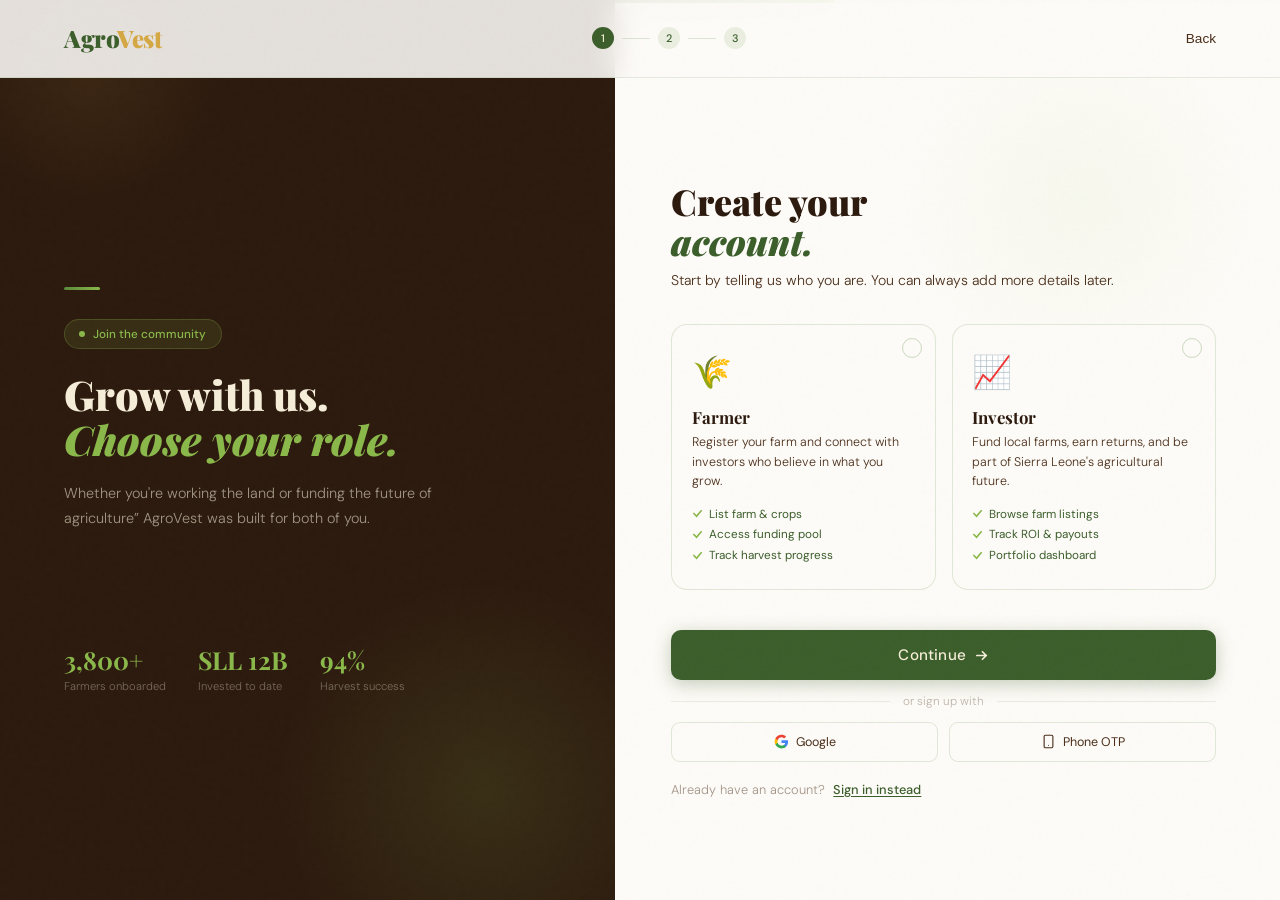
<file: Html_floder/create.html>
<!DOCTYPE html>
<html lang="en">
<head>
  <meta charset="UTF-8">
  <meta name="viewport" content="width=device-width, initial-scale=1.0">
  <title>AgroVest — Create Account</title>
  <link rel="preconnect" href="https://fonts.googleapis.com">
  <link href="https://fonts.googleapis.com/css2?family=Playfair+Display:ital,wght@0,700;0,900;1,700;1,900&family=DM+Sans:wght@300;400;500&display=swap" rel="stylesheet">
  <link rel="stylesheet" href="../css_floder/create.css">
</head>
<body>

  <!-- NAV -->
  <nav>
    <a class="logo" href="#">Agro<span>Vest</span></a>

    <div class="nav-step">
      <div class="step-dot active" id="dot-1">1</div>
      <div class="step-line"></div>
      <div class="step-dot" id="dot-2">2</div>
      <div class="step-line"></div>
      <div class="step-dot" id="dot-3">3</div>
    </div>

    <button class="nav-back" onclick="goBack()">
      <svg viewBox="0 0 16 16" fill="none" stroke="currentColor" stroke-width="1.8">
        <path d="M10 3L5 8l5 5"/>
      </svg>
      Back
    </button>
  </nav>

  <div class="page-wrap">

    <!-- â”€â”€ LEFT PANEL â”€â”€ -->
    <div class="left-panel">
      <div class="lp-accent"></div>
      <div class="lp-tag">Join the community</div>

      <h2 class="lp-heading">
        Grow with us.<br>
        <em>Choose your role.</em>
      </h2>

      <p class="lp-desc">
        Whether you're working the land or funding the future of agriculture” AgroVest was built for both of you.
      </p>

      <!-- <div class="role-previews">
        <div class="rp-card">
          <div class="rp-icon farmer">🌾</div>
          <div class="rp-text">
            <div class="rp-title">Register as a Farmer</div>
            <div class="rp-sub">List your farm, attract investors, grow your harvest</div>
          </div>
          <div class="rp-badge farmer">Farmer</div>
        </div>
        <div class="rp-card">
          <div class="rp-icon investor">📈</div>
          <div class="rp-text">
            <div class="rp-title">Register as an Investor</div>
            <div class="rp-sub">Fund farms, earn returns, support local agriculture</div>
          </div>
          <div class="rp-badge investor">Investor</div>
        </div>
      </div> -->

      <div class="lp-stats">
        <div class="lps"><div class="lps-num">3,800+</div><div class="lps-label">Farmers onboarded</div></div>
        <div class="lps"><div class="lps-num">SLL 12B</div><div class="lps-label">Invested to date</div></div>
        <div class="lps"><div class="lps-num">94%</div><div class="lps-label">Harvest success</div></div>
      </div>
    </div>

    <!--  RIGHT PANEL -->
    <div class="right-panel">
      <div class="progress-bar"><div class="progress-fill" id="progress" style="width:33%"></div></div>

      <!--  STEP 1 Choose Role  -->
      <div class="step-screen active" id="step-1">
        <div class="form-heading">Create your<br><em>account.</em></div>
        <p class="form-sub">Start by telling us who you are. You can always add more details later.</p>

        <div class="role-selector">
          <!-- FARMER -->
          <div class="role-card farmer" id="card-farmer" onclick="selectRole('farmer')">
            <div class="role-check">
              <svg viewBox="0 0 12 12" fill="none" stroke="white" stroke-width="2" stroke-linecap="round" stroke-linejoin="round">
                <polyline points="2 6 5 9 10 3"/>
              </svg>
            </div>
            <span class="role-emoji">🌾</span>
            <div class="role-name">Farmer</div>
            <div class="role-desc">Register your farm and connect with investors who believe in what you grow.</div>
            <div class="role-perks">
              <div class="role-perk">
                <svg viewBox="0 0 12 12" fill="none" stroke="currentColor" stroke-width="1.8" stroke-linecap="round"><polyline points="2 6 5 9 10 3"/></svg>
                List farm & crops
              </div>
              <div class="role-perk">
                <svg viewBox="0 0 12 12" fill="none" stroke="currentColor" stroke-width="1.8" stroke-linecap="round"><polyline points="2 6 5 9 10 3"/></svg>
                Access funding pool
              </div>
              <div class="role-perk">
                <svg viewBox="0 0 12 12" fill="none" stroke="currentColor" stroke-width="1.8" stroke-linecap="round"><polyline points="2 6 5 9 10 3"/></svg>
                Track harvest progress
              </div>
            </div>
          </div>

          <!-- INVESTOR -->
          <div class="role-card investor" id="card-investor" onclick="selectRole('investor')">
            <div class="role-check">
              <svg viewBox="0 0 12 12" fill="none" stroke="white" stroke-width="2" stroke-linecap="round" stroke-linejoin="round">
                <polyline points="2 6 5 9 10 3"/>
              </svg>
            </div>
            <span class="role-emoji">📈</span>
            <div class="role-name">Investor</div>
            <div class="role-desc">Fund local farms, earn returns, and be part of Sierra Leone's agricultural future.</div>
            <div class="role-perks">
              <div class="role-perk">
                <svg viewBox="0 0 12 12" fill="none" stroke="currentColor" stroke-width="1.8" stroke-linecap="round"><polyline points="2 6 5 9 10 3"/></svg>
                Browse farm listings
              </div>
              <div class="role-perk">
                <svg viewBox="0 0 12 12" fill="none" stroke="currentColor" stroke-width="1.8" stroke-linecap="round"><polyline points="2 6 5 9 10 3"/></svg>
                Track ROI & payouts
              </div>
              <div class="role-perk">
                <svg viewBox="0 0 12 12" fill="none" stroke="currentColor" stroke-width="1.8" stroke-linecap="round"><polyline points="2 6 5 9 10 3"/></svg>
                Portfolio dashboard
              </div>
            </div>
          </div>
        </div>

        <button class="btn-submit" id="btn-step1" onclick="goStep(2)" disabled>
          Continue
          <svg viewBox="0 0 16 16" fill="none" stroke="currentColor" stroke-width="1.8" stroke-linecap="round"><path d="M3 8h10M9 4l4 4-4 4"/></svg>
        </button>

        <div class="or-row">
          <div class="or-line"></div>
          <span class="or-text">or sign up with</span>
          <div class="or-line"></div>
        </div>

        <div class="social-row">
          <button class="social-btn">
            <svg viewBox="0 0 24 24" fill="none" xmlns="http://www.w3.org/2000/svg">
              <path d="M22.5 12.23c0-.77-.07-1.52-.2-2.23H12v4.26h5.92a5.08 5.08 0 01-2.2 3.33v2.77h3.56C21.3 18.35 22.5 15.53 22.5 12.23z" fill="#4285F4"/>
              <path d="M12 23c2.97 0 5.46-.98 7.28-2.64l-3.56-2.77c-.98.66-2.23 1.06-3.72 1.06-2.86 0-5.29-1.93-6.16-4.53H2.18v2.84C3.99 20.53 7.7 23 12 23z" fill="#34A853"/>
              <path d="M5.84 14.12A6.8 6.8 0 015.45 12c0-.73.13-1.44.39-2.12V7.04H2.18A11 11 0 001 12c0 1.77.42 3.45 1.18 4.96l3.66-2.84z" fill="#FBBC05"/>
              <path d="M12 5.38c1.62 0 3.06.56 4.21 1.64l3.15-3.15C17.45 2.09 14.97 1 12 1 7.7 1 3.99 3.47 2.18 7.04l3.66 2.84C6.71 7.31 9.14 5.38 12 5.38z" fill="#EA4335"/>
            </svg>
            Google
          </button>
          <button class="social-btn">
            <svg viewBox="0 0 24 24" fill="none" stroke="currentColor" stroke-width="1.8" stroke-linecap="round" stroke-linejoin="round">
              <rect x="5" y="2" width="14" height="20" rx="2"/>
              <line x1="12" y1="18" x2="12.01" y2="18"/>
            </svg>
            Phone OTP
          </button>
        </div>

        <div class="signin-row">
          <p>Already have an account?</p>
          <a href="log_in.html">Sign in instead</a>
        </div>
      </div>

      <!-- â”€â”€ STEP 2 â€” Personal Details â”€â”€ -->
      <div class="step-screen" id="step-2">
        <button class="btn-back" onclick="goStep(1)">
          <svg viewBox="0 0 16 16" fill="none" stroke="currentColor" stroke-width="1.8" stroke-linecap="round"><path d="M10 3L5 8l5 5"/></svg>
          Back
        </button>

        <div class="form-heading" id="step2-heading">Personal<br><em>details.</em></div>
        <p class="form-sub" id="step2-sub">Tell us a little about yourself so we can set up your profile.</p>

        <div class="fields" id="step2-fields">
          <div class="field-row">
            <div class="field-group">
              <label class="field-label">First name</label>
              <div class="field-wrap">
                <svg class="field-icon" viewBox="0 0 16 16" fill="none" stroke="currentColor" stroke-width="1.6" stroke-linecap="round"><path d="M8 8a3 3 0 100-6 3 3 0 000 6zm-5 6a5 5 0 0110 0"/></svg>
                <input type="text" id="first-name" placeholder="e.g. Amara">
              </div>
            </div>
            <div class="field-group">
              <label class="field-label">Last name</label>
              <div class="field-wrap">
                <svg class="field-icon" viewBox="0 0 16 16" fill="none" stroke="currentColor" stroke-width="1.6" stroke-linecap="round"><path d="M8 8a3 3 0 100-6 3 3 0 000 6zm-5 6a5 5 0 0110 0"/></svg>
                <input type="text" id="last-name" placeholder="e.g. Koroma">
              </div>
            </div>
          </div>

          <div class="field-group">
            <label class="field-label">Email address</label>
            <div class="field-wrap">
              <svg class="field-icon" viewBox="0 0 16 16" fill="none" stroke="currentColor" stroke-width="1.6" stroke-linecap="round"><rect x="1" y="3" width="14" height="10" rx="1.5"/><path d="M1 5l7 5 7-5"/></svg>
              <input type="email" id="email" placeholder="you@example.com">
          </div>
            </div>

          <div class="field-group">
            <label class="field-label">Phone number</label>
            <div class="field-wrap">
              <svg class="field-icon" viewBox="0 0 16 16" fill="none" stroke="currentColor" stroke-width="1.6" stroke-linecap="round"><rect x="4" y="1" width="8" height="14" rx="1.5"/><line x1="8" y1="12" x2="8.01" y2="12"/></svg>
              <input type="tel" id="phone" placeholder="+232 76 000 000">
          </div>
            </div>

          <div class="field-row">
            <div class="field-group">
              <label class="field-label">District</label>
              <div class="field-wrap select-wrap">
                <svg class="field-icon" viewBox="0 0 16 16" fill="none" stroke="currentColor" stroke-width="1.6" stroke-linecap="round"><path d="M8 1.5C5.5 1.5 3.5 3.5 3.5 6c0 3.5 4.5 8.5 4.5 8.5S12.5 9.5 12.5 6c0-2.5-2-4.5-4.5-4.5z"/><circle cx="8" cy="6" r="1.5"/></svg>
                <select>
                  <option value="" disabled selected>Select district</option>
                  <option>Western Area</option>
                  <option>Bo</option>
                  <option>Kenema</option>
                  <option>Makeni</option>
                  <option>Kailahun</option>
                  <option>Kono</option>
                  <option>Pujehun</option>
                  <option>Moyamba</option>
                  <option>Bonthe</option>
                  <option>Kambia</option>
                  <option>Koinadugu</option>
                  <option>Tonkolili</option>
                  <option>Port Loko</option>
                </select>
              </div>
            </div>
            <div class="field-group">
              <label class="field-label">Gender</label>
              <div class="field-wrap select-wrap">
                <svg class="field-icon" viewBox="0 0 16 16" fill="none" stroke="currentColor" stroke-width="1.6" stroke-linecap="round"><circle cx="8" cy="6" r="3"/><path d="M5 14s.5-4 3-4 3 4 3 4"/></svg>
                <select>
                  <option value="" disabled selected>Select</option>
                  <option>Male</option>
                  <option>Female</option>
                  <option>Prefer not to say</option>
                </select>
              </div>
            </div>
          </div>

          <!-- FARMER-ONLY fields (shown/hidden via JS) -->
          <div id="farmer-fields">
            <div class="field-group" style="margin-bottom:0.9rem">
              <label class="field-label">Farm name</label>
              <div class="field-wrap">
                <svg class="field-icon" viewBox="0 0 16 16" fill="none" stroke="currentColor" stroke-width="1.6" stroke-linecap="round"><path d="M1 14V8l7-6 7 6v6H1z"/><rect x="5" y="9" width="6" height="5"/></svg>
                <input type="text" id="farm-name" placeholder="e.g. Koroma Family Farm">
              </div>
            </div>
            <div class="field-group">
              <label class="field-label">Primary crop / livestock</label>
              <div class="field-wrap select-wrap">
                <svg class="field-icon" viewBox="0 0 16 16" fill="none" stroke="currentColor" stroke-width="1.6" stroke-linecap="round"><path d="M8 14V6M8 6C8 3 11 1 14 2M8 6C8 3 5 1 2 2"/></svg>
                <select id="crop">
                  <option value="" disabled selected>What do you grow?</option>
                  <option>Rice</option>
                  <option>Cassava</option>
                  <option>Groundnut</option>
                  <option>Cocoa</option>
                  <option>Coffee</option>
                  <option>Palm Oil</option>
                  <option>Vegetables</option>
                  <option>Livestock</option>
                  <option>Fish farming</option>
                  <option>Mixed farming</option>
                </select>
              </div>
            </div>
          </div>

          <!-- INVESTOR-ONLY fields -->
          <div id="investor-fields" style="display:none">
            <div class="field-group" style="margin-bottom:0.9rem">
              <label class="field-label">Occupation / Profession</label>
              <div class="field-wrap">
                <svg class="field-icon" viewBox="0 0 16 16" fill="none" stroke="currentColor" stroke-width="1.6" stroke-linecap="round"><rect x="1" y="5" width="14" height="9" rx="1"/><path d="M5 5V3a1 1 0 011-1h4a1 1 0 011 1v2"/></svg>
                <input type="text" id="occupation" placeholder="e.g. Business owner, Teacher">
              </div>
            </div>
            <div class="field-group">
              <label class="field-label">Investment budget range</label>
              <div class="field-wrap select-wrap">
                <svg class="field-icon" viewBox="0 0 16 16" fill="none" stroke="currentColor" stroke-width="1.6" stroke-linecap="round"><circle cx="8" cy="8" r="6.5"/><path d="M8 4v1.5m0 5V12m-2-4.5h3a1 1 0 010 2H7a1 1 0 000 2h3"/></svg>
                <select id="budget">
                  <option value="" disabled selected>Select range</option>
                  <option>SLL 500k â€“ 2M</option>
                  <option>SLL 2M â€“ 10M</option>
                  <option>SLL 10M â€“ 50M</option>
                  <option>SLL 50M+</option>
                </select>
              </div>
            </div>
          </div>
        </div>

        <button class="btn-submit" id="btn-step2" style="margin-top:1.2rem" onclick="goStep(3)">
          Continue
          <svg viewBox="0 0 16 16" fill="none" stroke="currentColor" stroke-width="1.8" stroke-linecap="round"><path d="M3 8h10M9 4l4 4-4 4"/></svg>
        </button>
      </div>

      <!-- â”€â”€ STEP 3 â€” Set Password â”€â”€ -->
      <div class="step-screen" id="step-3">
        <button class="btn-back" onclick="goStep(2)">
          <svg viewBox="0 0 16 16" fill="none" stroke="currentColor" stroke-width="1.8" stroke-linecap="round"><path d="M10 3L5 8l5 5"/></svg>
          Back
        </button>

        <div class="form-heading">Almost<br><em>there.</em></div>
        <p class="form-sub">Create a secure password to protect your account.</p>

        <div class="fields">
          <div class="field-group">
            <label class="field-label">Create password</label>
            <div class="field-wrap">
              <svg class="field-icon" viewBox="0 0 16 16" fill="none" stroke="currentColor" stroke-width="1.6" stroke-linecap="round"><rect x="2" y="7" width="12" height="7" rx="1.5"/><path d="M5 7V5a3 3 0 016 0v2"/></svg>
              <input type="password" id="pw1" placeholder="Min. 8 characters" oninput="checkStrength(this.value)">
              <button class="pw-toggle" type="button" onclick="togglePw('pw1','eye1')" aria-label="Toggle">
                <svg id="eye1" viewBox="0 0 16 16" fill="none" stroke="currentColor" stroke-width="1.6" stroke-linecap="round">
                  <path d="M1 8S3.5 3 8 3s7 5 7 5-2.5 5-7 5S1 8 1 8z"/>
                  <circle cx="8" cy="8" r="2"/>
                </svg>
              </button>
            </div>
            <div class="pw-strength">
              <div class="pw-bar-track"><div class="pw-bar-fill" id="pw-bar"></div></div>
              <div class="pw-hint" id="pw-hint">Use 8+ characters, a number, and a symbol</div>
            </div>
          </div>

          <div class="field-group">
            <label class="field-label">Confirm password</label>
            <div class="field-wrap">
              <svg class="field-icon" viewBox="0 0 16 16" fill="none" stroke="currentColor" stroke-width="1.6" stroke-linecap="round"><rect x="2" y="7" width="12" height="7" rx="1.5"/><path d="M5 7V5a3 3 0 016 0v2"/></svg>
              <input type="password" id="pw2" placeholder="Repeat password">
              <button class="pw-toggle" type="button" onclick="togglePw('pw2','eye2')" aria-label="Toggle">
                <svg id="eye2" viewBox="0 0 16 16" fill="none" stroke="currentColor" stroke-width="1.6" stroke-linecap="round">
                  <path d="M1 8S3.5 3 8 3s7 5 7 5-2.5 5-7 5S1 8 1 8z"/>
                  <circle cx="8" cy="8" r="2"/>
                </svg>
              </button>
            </div>
          </div>

          <div class="field-group">
            <label class="field-label">Referral code <span style="opacity:.4;font-weight:300">(optional)</span></label>
            <div class="field-wrap">
              <svg class="field-icon" viewBox="0 0 16 16" fill="none" stroke="currentColor" stroke-width="1.6" stroke-linecap="round"><path d="M4 8h8M10 5l3 3-3 3"/></svg>
              <input type="text" placeholder="e.g. AGRO-2024">
            </div>
            <div class="field-note">Have a friend on AgroVest? Enter their code and both get a bonus.</div>
          </div>

          <div class="terms-row">
            <input type="checkbox" id="terms" onchange="checkTerms()">
            <label class="terms-text" for="terms">
              I agree to the <a href="#">Terms of Service</a> and <a href="#">Privacy Policy</a>. I understand my farm or investment data will be handled securely and in accordance with Sierra Leone's data protection laws.
            </label>
          </div>
        </div>

        <button class="btn-submit" id="btn-step3" style="margin-top:1.2rem" onclick="goStep(4)">
          Create My Account
          <svg viewBox="0 0 16 16" fill="none" stroke="currentColor" stroke-width="1.8" stroke-linecap="round"><path d="M3 8h10M9 4l4 4-4 4"/></svg>
        </button>
      </div>

      <!-- â”€â”€ STEP 4 â€” Success â”€â”€ -->
      <div class="step-screen" id="step-4">
        <div class="success-icon">
          <svg viewBox="0 0 32 32" fill="none" stroke="currentColor" stroke-width="2.2" stroke-linecap="round" stroke-linejoin="round">
            <polyline points="6 16 13 23 26 9"/>
          </svg>
        </div>

        <div class="form-heading" id="success-heading">Welcome to<br><em>AgroVest!</em></div>
        <p class="form-sub" id="success-sub">Your account has been created. Here's what you can do next.</p>

        <div class="success-perks" id="success-perks">
          <!-- filled by JS -->
        </div>

        <button class="btn-submit" id="btn-success" type="button" onclick="goToSelectedDashboard()">
          Go to my dashboard
          <svg viewBox="0 0 16 16" fill="none" stroke="currentColor" stroke-width="1.8" stroke-linecap="round"><path d="M3 8h10M9 4l4 4-4 4"/></svg>
        </button>

      </div>

    </div><!-- end right panel -->
  </div><!-- end page-wrap -->

  <script src="../Javascript/create.js"></script>

</body>
</html>
</file>
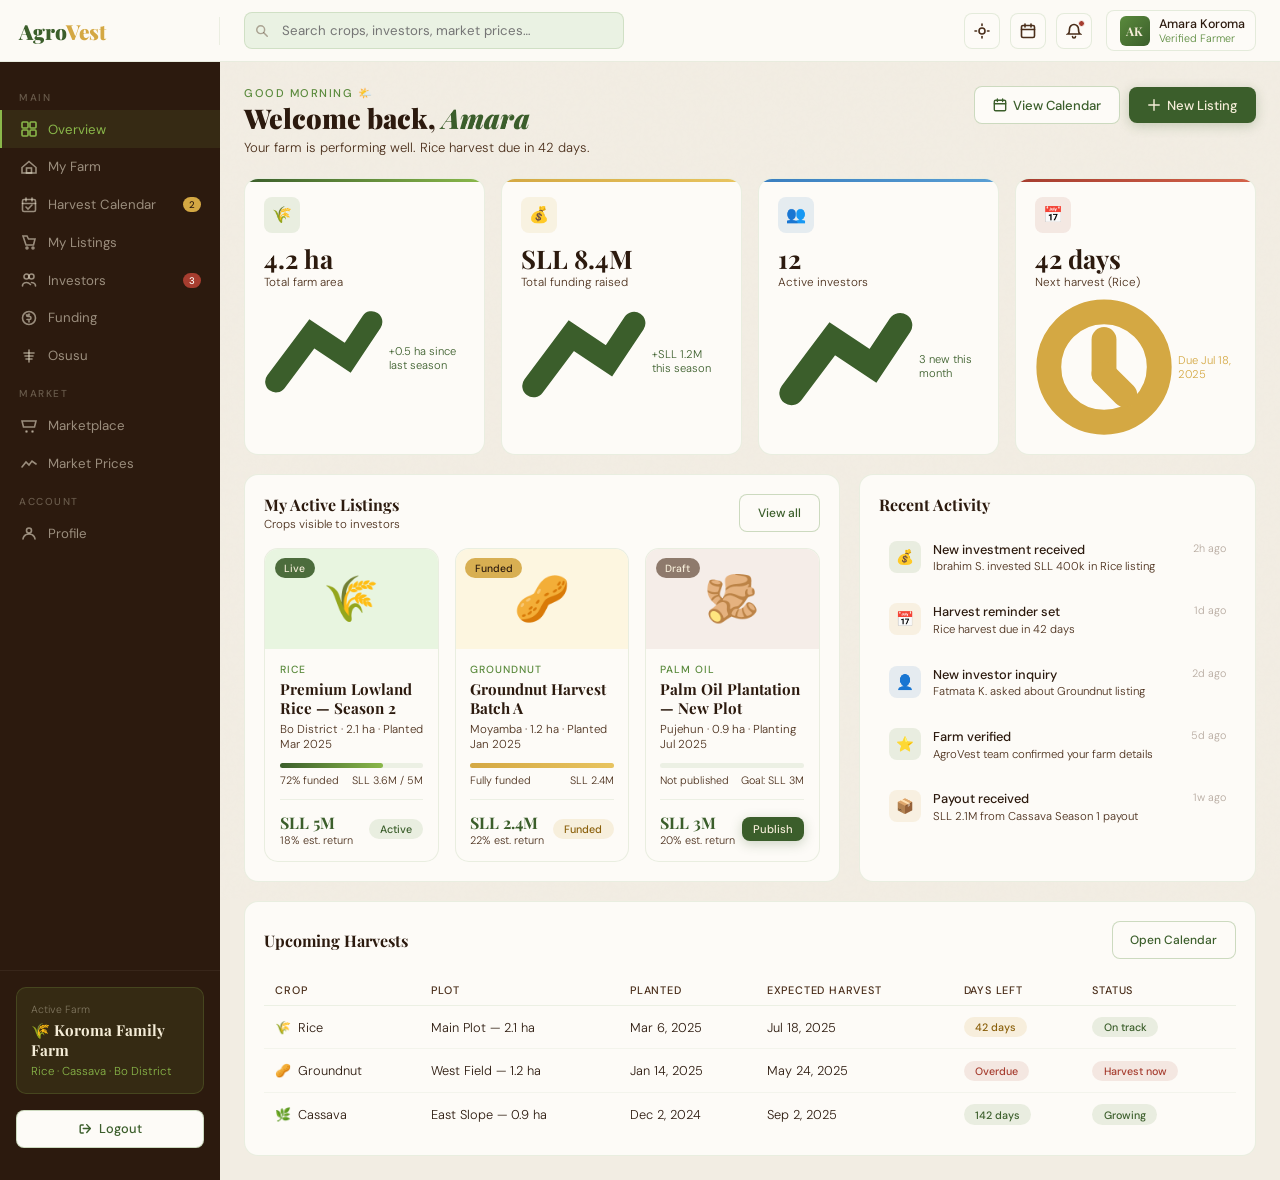
<file: Html_floder/farmer_dashboard.html>
<!DOCTYPE html>
<html lang="en">
<head>
<meta charset="UTF-8">
<meta name="viewport" content="width=device-width, initial-scale=1.0">
<title>AgroVest — Farmer Dashboard</title>
<link rel="preconnect" href="https://fonts.googleapis.com">
<link href="https://fonts.googleapis.com/css2?family=Playfair+Display:ital,wght@0,700;0,900;1,700&family=DM+Sans:wght@300;400;500&display=swap" rel="stylesheet">
<link rel="stylesheet" href="../css_floder/farmer_dashboard.css">

</head>
<body>
<div class="toast" id="toast">
  <svg viewBox="0 0 16 16" fill="none" stroke="currentColor" stroke-width="2" stroke-linecap="round"><polyline points="2 8 6 12 14 4"/></svg>
  <span id="toast-msg"></span>
</div>

<div class="layout">

  <!-- TOPBAR -->
  <header class="topbar">
    <div class="topbar-brand">
      <div class="brand-logo">Agro<span>Vest</span></div>
    </div>
    <div class="topbar-search">
      <div class="search-wrap">
        <svg viewBox="0 0 16 16" fill="none" stroke="currentColor" stroke-width="1.7" stroke-linecap="round"><circle cx="6.5" cy="6.5" r="4.5"/><line x1="10" y1="10" x2="14" y2="14"/></svg>
        <input type="text" placeholder="Search crops, investors, market prices…">
      </div>
    </div>
    <div class="topbar-actions">
      
      <div class="icon-btn" onclick="showToast('Weather: 28°C, Partly cloudy in Bo District')">
        <svg viewBox="0 0 16 16" fill="none" stroke="currentColor" stroke-width="1.6" stroke-linecap="round"><circle cx="8" cy="8" r="3"/><line x1="8" y1="1" x2="8" y2="2.5"/><line x1="8" y1="13.5" x2="8" y2="15"/><line x1="1" y1="8" x2="2.5" y2="8"/><line x1="13.5" y1="8" x2="15" y2="8"/></svg>
      </div>
      <div class="icon-btn" onclick="switchPanel('harvest-calendar')">
        <svg viewBox="0 0 16 16" fill="none" stroke="currentColor" stroke-width="1.6" stroke-linecap="round"><rect x="1.5" y="2.5" width="13" height="12" rx="1.5"/><line x1="5" y1="1" x2="5" y2="4"/><line x1="11" y1="1" x2="11" y2="4"/><line x1="1.5" y1="6.5" x2="14.5" y2="6.5"/></svg>
      </div>
      
      <div class="icon-btn">
        <div class="notif-dot"></div>
        <svg viewBox="0 0 16 16" fill="none" stroke="currentColor" stroke-width="1.6" stroke-linecap="round"><path d="M8 1.5a4.5 4.5 0 014.5 4.5c0 4 1.5 5 1.5 5H2S3.5 10 3.5 6A4.5 4.5 0 018 1.5z"/><path d="M6.5 13.5a1.5 1.5 0 003 0"/></svg>
      </div>
      <div class="topbar-user">
        <div class="user-av">AK</div>
        <div class="user-info">
          <div class="user-name">Amara Koroma</div>
          <div class="user-role">Verified Farmer</div>
        </div>
      </div>
    </div>
  </header>

  <!-- SIDEBAR -->
  <aside class="sidebar">
    <div class="sidebar-section">Main</div>
    <div class="nav-item active" id="nav-overview" onclick="switchPanel('overview')">
      <svg viewBox="0 0 16 16" fill="none" stroke="currentColor" stroke-width="1.6" stroke-linecap="round"><rect x="1" y="1" width="6" height="6" rx="1"/><rect x="9" y="1" width="6" height="6" rx="1"/><rect x="1" y="9" width="6" height="6" rx="1"/><rect x="9" y="9" width="6" height="6" rx="1"/></svg>
      Overview
    </div>
    <div class="nav-item" id="nav-my-farm" onclick="switchPanel('my-farm')">
      <svg viewBox="0 0 16 16" fill="none" stroke="currentColor" stroke-width="1.6" stroke-linecap="round"><path d="M1 14V8.5l7-6 7 6V14H1z"/><rect x="5.5" y="9" width="5" height="5"/></svg>
      My Farm
    </div>
    <div class="nav-item" id="nav-harvest-calendar" onclick="switchPanel('harvest-calendar')">
      <svg viewBox="0 0 16 16" fill="none" stroke="currentColor" stroke-width="1.6" stroke-linecap="round"><rect x="1.5" y="2.5" width="13" height="12" rx="1.5"/><line x1="5" y1="1" x2="5" y2="4"/><line x1="11" y1="1" x2="11" y2="4"/><line x1="1.5" y1="6.5" x2="14.5" y2="6.5"/><path d="M5 10l2 2 4-4"/></svg>
      Harvest Calendar
      <span class="nav-badge amber">2</span>
    </div>
    <div class="nav-item" id="nav-my-listings" onclick="switchPanel('my-listings')">
      <svg viewBox="0 0 16 16" fill="none" stroke="currentColor" stroke-width="1.6" stroke-linecap="round"><path d="M2 2h4l1.5 3H14l-1.5 6H5L2 2z"/><circle cx="6" cy="14" r="1"/><circle cx="12" cy="14" r="1"/></svg>
      My Listings
    </div>
    <div class="nav-item" id="nav-investors" onclick="switchPanel('investors')">
      <svg viewBox="0 0 16 16" fill="none" stroke="currentColor" stroke-width="1.6" stroke-linecap="round"><path d="M10.5 7a2.5 2.5 0 100-5 2.5 2.5 0 000 5z"/><path d="M14.5 14s0-3.5-4-3.5"/><path d="M5.5 7a2.5 2.5 0 100-5 2.5 2.5 0 000 5z"/><path d="M1.5 14s0-3.5 4-3.5c2 0 3 1 4 2"/></svg>
      Investors
      <span class="nav-badge">3</span>
    </div>
    <div class="nav-item" id="nav-funding" onclick="switchPanel('funding')">
      <svg viewBox="0 0 16 16" fill="none" stroke="currentColor" stroke-width="1.6" stroke-linecap="round"><circle cx="8" cy="8" r="6.5"/><path d="M8 4v1.2m0 5.6V12M6 9.5h2.5a1.5 1.5 0 000-3H7A1.5 1.5 0 015.5 5h3"/></svg>
      Funding
    </div>
    <div class="nav-item" id="nav-osusu" onclick="switchPanel('osusu')">
      <svg viewBox="0 0 16 16" fill="none" stroke="currentColor" stroke-width="1.6" stroke-linecap="round"><path d="M3 5h10"/><path d="M4 8h8"/><path d="M5 11h6"/><path d="M8 2v12"/></svg>
      Osusu
    </div>

    <div class="sidebar-section">Market</div>
    <div class="nav-item" id="nav-marketplace" onclick="switchPanel('marketplace')">
      <svg viewBox="0 0 16 16" fill="none" stroke="currentColor" stroke-width="1.6" stroke-linecap="round"><path d="M1 3h14l-1.5 6H2.5L1 3z"/><path d="M5.5 14a.5.5 0 100-1 .5.5 0 000 1z" fill="currentColor"/><path d="M11.5 14a.5.5 0 100-1 .5.5 0 000 1z" fill="currentColor"/></svg>
      Marketplace
    </div>
    <div class="nav-item" id="nav-prices" onclick="switchPanel('prices')">
      <svg viewBox="0 0 16 16" fill="none" stroke="currentColor" stroke-width="1.6" stroke-linecap="round"><polyline points="1 11 5 6 8 9 11 5 15 8"/></svg>
      Market Prices
    </div>

    <div class="sidebar-section">Account</div>
    <div class="nav-item" id="nav-profile" onclick="switchPanel('profile')">
      <svg viewBox="0 0 16 16" fill="none" stroke="currentColor" stroke-width="1.6" stroke-linecap="round"><circle cx="8" cy="5.5" r="2.5"/><path d="M2 14s.5-5 6-5 6 5 6 5"/></svg>
      Profile
    </div>

    <div class="sidebar-bottom">
      <div class="sidebar-farm-card">
        <div class="sfc-label">Active Farm</div>
        <div class="sfc-name">🌾 Koroma Family Farm</div>
        <div class="sfc-crop">Rice · Cassava · Bo District</div>
      </div>
      <button class="btn btn-outline" style="width:100%;margin-top:1rem;justify-content:center;font-size:.8rem" onclick="logout()">
        <svg viewBox="0 0 16 16" fill="none" stroke="currentColor" stroke-width="1.6" stroke-linecap="round" stroke-linejoin="round"><path d="M10 3L14 7.5 10 12"/><path d="M14 7.5H6"/><path d="M6 3.5H3.5a1 1 0 00-1 1v7a1 1 0 001 1H6"/></svg>
        Logout
      </button>
    </div>
  </aside>

  <!-- MAIN -->
  <main class="main">
    <div class="page-back" id="page-back" style="display:none;">
      <button class="btn btn-outline" onclick="switchPanel('overview')">
        <svg viewBox="0 0 16 16" fill="none" stroke="currentColor" stroke-width="1.6" stroke-linecap="round"><path d="M10 3L5 8l5 5"/></svg>
        Back to overview
      </button>
    </div>

    <!-- ═══════════ OVERVIEW ═══════════ -->
    <div class="panel active" id="panel-overview">
      <div class="page-header">
        <div class="ph-left">
          <div class="ph-eyebrow">Good morning 🌤</div>
          <div class="ph-title">Welcome back, <em>Amara</em></div>
          <div class="ph-sub">Your farm is performing well. Rice harvest due in 42 days.</div>
        </div>
        <div class="ph-actions">
          <button class="btn btn-outline" onclick="switchPanel('harvest-calendar')">
            <svg viewBox="0 0 16 16" fill="none" stroke="currentColor" stroke-width="1.6" stroke-linecap="round"><rect x="1.5" y="2.5" width="13" height="12" rx="1.5"/><line x1="5" y1="1" x2="5" y2="4"/><line x1="11" y1="1" x2="11" y2="4"/><line x1="1.5" y1="6.5" x2="14.5" y2="6.5"/></svg>
            View Calendar
          </button>
          <button class="btn btn-primary" onclick="showCreateListingForm('my-listings')">
            <svg viewBox="0 0 16 16" fill="none" stroke="currentColor" stroke-width="1.6" stroke-linecap="round"><line x1="8" y1="2" x2="8" y2="14"/><line x1="2" y1="8" x2="14" y2="8"/></svg>
            New Listing
          </button>
        </div>
      </div>

      <div class="stats-row" style="margin-bottom:1.2rem">
        <div class="stat-card green">
          <div class="stat-icon" style="background:rgba(90,138,60,0.12)">🌾</div>
          <div class="stat-val">4.2 ha</div>
          <div class="stat-label">Total farm area</div>
          <div class="stat-change up">
            <svg viewBox="0 0 10 10" fill="none" stroke="currentColor" stroke-width="1.8" stroke-linecap="round"><polyline points="1 7 4 3 7 5 9 2"/></svg>
            +0.5 ha since last season
          </div>
        </div>
        <div class="stat-card straw">
          <div class="stat-icon" style="background:rgba(212,168,67,0.12)">💰</div>
          <div class="stat-val">SLL 8.4M</div>
          <div class="stat-label">Total funding raised</div>
          <div class="stat-change up">
            <svg viewBox="0 0 10 10" fill="none" stroke="currentColor" stroke-width="1.8" stroke-linecap="round"><polyline points="1 7 4 3 7 5 9 2"/></svg>
            +SLL 1.2M this season
          </div>
        </div>
        <div class="stat-card sky">
          <div class="stat-icon" style="background:rgba(58,126,191,0.12)">👥</div>
          <div class="stat-val">12</div>
          <div class="stat-label">Active investors</div>
          <div class="stat-change up">
            <svg viewBox="0 0 10 10" fill="none" stroke="currentColor" stroke-width="1.8" stroke-linecap="round"><polyline points="1 7 4 3 7 5 9 2"/></svg>
            3 new this month
          </div>
        </div>
        <div class="stat-card rust">
          <div class="stat-icon" style="background:rgba(166,61,47,0.1)">📅</div>
          <div class="stat-val">42 days</div>
          <div class="stat-label">Next harvest (Rice)</div>
          <div class="stat-change" style="color:var(--straw)">
            <svg viewBox="0 0 10 10" fill="none" stroke="currentColor" stroke-width="1.8" stroke-linecap="round"><circle cx="5" cy="5" r="4"/><line x1="5" y1="3" x2="5" y2="5.5"/><line x1="5" y1="5.5" x2="6.5" y2="7"/></svg>
            Due Jul 18, 2025
          </div>
        </div>
      </div>

      <div class="grid-6-4" style="margin-bottom:1.2rem">
        <div class="card">
          <div class="card-header">
            <div><div class="card-title">My Active Listings</div><div class="card-sub">Crops visible to investors</div></div>
            <button class="btn btn-outline" onclick="switchPanel('my-listings')" style="font-size:.75rem">View all</button>
          </div>
          <div class="listing-grid">
            <div class="listing-card">
              <div class="lc-img" style="background:#e8f5e0"><div class="lc-badge live">Live</div>🌾</div>
              <div class="lc-body">
                <div class="lc-crop">Rice</div>
                <div class="lc-name">Premium Lowland Rice — Season 2</div>
                <div class="lc-meta">Bo District · 2.1 ha · Planted Mar 2025</div>
                <div class="lc-bar-wrap"><div class="lc-bar" style="width:72%"></div></div>
                <div class="lc-bar-labels"><span>72% funded</span><span>SLL 3.6M / 5M</span></div>
                <div class="lc-footer"><div><div class="lc-price">SLL 5M</div><div class="lc-returns">18% est. return</div></div><span class="pill green">Active</span></div>
              </div>
            </div>
            <div class="listing-card">
              <div class="lc-img" style="background:#fdf6e0"><div class="lc-badge funded">Funded</div>🥜</div>
              <div class="lc-body">
                <div class="lc-crop">Groundnut</div>
                <div class="lc-name">Groundnut Harvest Batch A</div>
                <div class="lc-meta">Moyamba · 1.2 ha · Planted Jan 2025</div>
                <div class="lc-bar-wrap"><div class="lc-bar" style="width:100%;background:linear-gradient(90deg,var(--straw),#e8c460)"></div></div>
                <div class="lc-bar-labels"><span>Fully funded</span><span>SLL 2.4M</span></div>
                <div class="lc-footer"><div><div class="lc-price">SLL 2.4M</div><div class="lc-returns">22% est. return</div></div><span class="pill amber">Funded</span></div>
              </div>
            </div>
            <div class="listing-card">
              <div class="lc-img" style="background:#f5ede8"><div class="lc-badge draft">Draft</div>🫚</div>
              <div class="lc-body">
                <div class="lc-crop">Palm Oil</div>
                <div class="lc-name">Palm Oil Plantation — New Plot</div>
                <div class="lc-meta">Pujehun · 0.9 ha · Planting Jul 2025</div>
                <div class="lc-bar-wrap"><div class="lc-bar" style="width:0%"></div></div>
                <div class="lc-bar-labels"><span>Not published</span><span>Goal: SLL 3M</span></div>
                <div class="lc-footer"><div><div class="lc-price">SLL 3M</div><div class="lc-returns">20% est. return</div></div><button class="btn btn-primary" style="font-size:.7rem;padding:.3rem .7rem" onclick="publishListing(this)">Publish</button></div>
              </div>
            </div>
          </div>
        </div>

        <div class="card">
          <div class="card-header"><div class="card-title">Recent Activity</div></div>
          <div class="activity-list">
            <div class="act-item">
              <div class="act-dot" style="background:rgba(90,138,60,0.12)">💰</div>
              <div class="act-text"><div class="act-title">New investment received</div><div class="act-sub">Ibrahim S. invested SLL 400k in Rice listing</div></div>
              <div class="act-time">2h ago</div>
            </div>
            <div class="act-item">
              <div class="act-dot" style="background:rgba(212,168,67,0.12)">📅</div>
              <div class="act-text"><div class="act-title">Harvest reminder set</div><div class="act-sub">Rice harvest due in 42 days</div></div>
              <div class="act-time">1d ago</div>
            </div>
            <div class="act-item">
              <div class="act-dot" style="background:rgba(58,126,191,0.12)">👤</div>
              <div class="act-text"><div class="act-title">New investor inquiry</div><div class="act-sub">Fatmata K. asked about Groundnut listing</div></div>
              <div class="act-time">2d ago</div>
            </div>
            <div class="act-item">
              <div class="act-dot" style="background:rgba(90,138,60,0.12)">⭐</div>
              <div class="act-text"><div class="act-title">Farm verified</div><div class="act-sub">AgroVest team confirmed your farm details</div></div>
              <div class="act-time">5d ago</div>
            </div>
            <div class="act-item">
              <div class="act-dot" style="background:rgba(212,168,67,0.12)">📦</div>
              <div class="act-text"><div class="act-title">Payout received</div><div class="act-sub">SLL 2.1M from Cassava Season 1 payout</div></div>
              <div class="act-time">1w ago</div>
            </div>
          </div>
        </div>
      </div>

      <!-- Upcoming harvests mini -->
      <div class="card">
        <div class="card-header"><div class="card-title">Upcoming Harvests</div><button class="btn btn-outline" onclick="switchPanel('harvest-calendar')" style="font-size:.75rem">Open Calendar</button></div>
        <table class="inv-table">
          <thead><tr><th>Crop</th><th>Plot</th><th>Planted</th><th>Expected Harvest</th><th>Days Left</th><th>Status</th></tr></thead>
          <tbody>
            <tr><td><span style="margin-right:.4rem">🌾</span>Rice</td><td>Main Plot — 2.1 ha</td><td>Mar 6, 2025</td><td>Jul 18, 2025</td><td><span class="pill amber">42 days</span></td><td><span class="pill green">On track</span></td></tr>
            <tr><td><span style="margin-right:.4rem">🥜</span>Groundnut</td><td>West Field — 1.2 ha</td><td>Jan 14, 2025</td><td>May 24, 2025</td><td><span class="pill rust">Overdue</span></td><td><span class="pill rust">Harvest now</span></td></tr>
            <tr><td><span style="margin-right:.4rem">🌿</span>Cassava</td><td>East Slope — 0.9 ha</td><td>Dec 2, 2024</td><td>Sep 2, 2025</td><td><span class="pill green">142 days</span></td><td><span class="pill green">Growing</span></td></tr>
          </tbody>
        </table>
      </div>
    </div>

    <!-- ═══════════ OSUSU ═══════════ -->
    <div class="panel" id="panel-osusu">
      <div class="page-header">
        <div class="ph-left">
          <div class="ph-eyebrow">Community savings</div>
          <div class="ph-title">Osusu <em>Piggy Bank</em></div>
          <div class="ph-sub">Join daily, weekly, or monthly circles and rotate payouts fairly across participating farmers.</div>
        </div>
        <div class="ph-actions">
          <button class="btn btn-primary" onclick="openOsusuJoinModal()">Join a circle</button>
        </div>
      </div>

      <div class="osusu-hero">
        <div>
          <div class="ph-eyebrow" style="margin-bottom:.4rem">Today’s pooled savings</div>
          <div class="osusu-hero-amount" id="osusu-total-pool">NLE 0</div>
          <div class="osusu-hero-sub">Every contribution grows the pot and prepares the next payout to a farmer in the queue.</div>
        </div>
        <div class="osusu-hero-stats">
          <div class="osusu-stat">
            <div class="osusu-stat-val" id="osusu-member-count">0</div>
            <div class="osusu-stat-label">Active members</div>
          </div>
          <div class="osusu-stat">
            <div class="osusu-stat-val" id="osusu-next-payout">—</div>
            <div class="osusu-stat-label">Next payout</div>
          </div>
        </div>
      </div>

      <div class="osusu-dashboard">
        <div class="osusu-dashboard-header">
          <div>
            <div class="ph-eyebrow" style="margin-bottom:.35rem">Choose circle type</div>
            <div class="osusu-dashboard-title">Piggy bank status board</div>
          </div>
          <label class="osusu-type-select">
            <span>Osusu type</span>
            <select id="osusu-type-select">
              <option value="daily">Daily</option>
              <option value="weekly">Weekly</option>
              <option value="monthly">Monthly</option>
            </select>
          </label>
        </div>

        <div class="osusu-status-grid">
          <div class="osusu-status-card">
            <div class="osusu-status-card-head">
              <div class="osusu-status-title">Deposited</div>
              <span class="osusu-pill green" id="deposited-count">0</span>
            </div>
            <div id="deposited-list" class="osusu-member-list"></div>
          </div>

          <div class="osusu-status-card">
            <div class="osusu-status-card-head">
              <div class="osusu-status-title">Yet to deposit</div>
              <span class="osusu-pill amber" id="pending-count">0</span>
            </div>
            <div id="pending-list" class="osusu-member-list"></div>
          </div>

          <div class="osusu-status-card">
            <div class="osusu-status-card-head">
              <div class="osusu-status-title">Paid</div>
              <span class="osusu-pill rust" id="paid-count">0</span>
            </div>
            <div id="paid-list" class="osusu-member-list"></div>
          </div>
        </div>
      </div>

      <div class="osusu-join-panel">
        <div class="osusu-join-head">
          <div>
            <div class="card-title">Join or manage your circle</div>
            <div class="card-sub">Choose the circle type, make a deposit, or request a withdrawal.</div>
          </div>
          <button class="btn btn-primary" onclick="openOsusuJoinModal()">Join circle</button>
        </div>
        <div class="osusu-join-status" id="osusu-join-status">No circle joined yet.</div>
        <div class="osusu-actions-row">
          <label class="osusu-inline-field">
            <span>Fixed contribution</span>
            <input id="osusu-amount-input" type="text" value="NLE 40" readonly />
          </label>
          <button class="btn btn-primary" id="osusu-deposit-btn" onclick="handleOsusuDeposit()">Deposit</button>
          <button class="btn btn-outline" id="osusu-withdraw-btn" onclick="handleOsusuWithdrawal()">Withdrawal</button>
        </div>
      </div>

      <div class="card" style="margin-top:1rem">
        <div class="card-header"><div class="card-title">How Osusu works</div></div>
        <div class="osusu-list">
          <div class="osusu-list-item"><strong>Daily:</strong> contribute NLE 40 every day and rotate payouts at the end of the day.</div>
          <div class="osusu-list-item"><strong>Weekly:</strong> contribute NLE 100 every week and rotate payouts at the end of the week.</div>
          <div class="osusu-list-item"><strong>Monthly:</strong> contribute NLE 500 every month and rotate payouts at the end of the month.</div>
          <div class="osusu-list-item"><strong>Flexible:</strong> a farmer can join all three circles at once and contribute to each plan separately.</div>
        </div>
      </div>
    </div>

    <div class="osusu-modal-backdrop" id="osusu-join-modal" style="display:none">
      <div class="osusu-modal">
        <div class="osusu-modal-title">Choose your Osusu circle</div>
        <div class="osusu-modal-sub">Pick the circle type you want to join and set your contribution amount.</div>
        <label class="osusu-inline-field" style="margin-top:1rem">
          <span>Circle type</span>
          <select id="join-osusu-type">
            <option value="daily">Daily</option>
            <option value="weekly">Weekly</option>
            <option value="monthly">Monthly</option>
          </select>
        </label>
        <label class="osusu-inline-field" style="margin-top:.8rem">
          <span>Contribution amount</span>
          <input id="join-osusu-amount" type="text" value="NLE 40" readonly />
        </label>
        <div class="osusu-modal-actions">
          <button class="btn btn-outline" onclick="closeOsusuJoinModal()">Cancel</button>
          <button class="btn btn-primary" onclick="joinOsusuCircle()">Join circle</button>
        </div>
      </div>
    </div>

    <!-- ═══════════ MY FARM ═══════════ -->
    <div class="panel" id="panel-my-farm">
      <div class="page-header">
        <div class="ph-left">
          <div class="ph-eyebrow">Farm Management</div>
          <div class="ph-title">My <em>Farm</em></div>
        </div>
        <div class="ph-actions">
          <button class="btn btn-outline" onclick="showToast('Farm report downloaded!')">Export Report</button>
          <button class="btn btn-primary" onclick="showToast('New crop added!')">+ Add Crop</button>
        </div>
      </div>

      <div class="farm-hero">
        <div class="fh-bg"></div>
        <div class="fh-inner">
          <div class="fh-avatar">🌾</div>
          <div class="fh-info">
            <div class="fh-crop-tag">✅ AgroVest Verified Farm</div>
            <div class="fh-name">Koroma Family Farm</div>
            <div class="fh-loc"><svg viewBox="0 0 14 14" fill="none" stroke="currentColor" stroke-width="1.6" stroke-linecap="round"><path d="M7 1.5C4.5 1.5 2.5 3.5 2.5 6c0 3.5 4.5 7.5 4.5 7.5S11.5 9.5 11.5 6c0-2.5-2-4.5-4.5-4.5z"/><circle cx="7" cy="6" r="1.5"/></svg>Bo District, Southern Province, Sierra Leone</div>
          </div>
        </div>
        <div class="fh-stats">
          <div class="fh-stat"><div class="fh-stat-val">4.2 ha</div><div class="fh-stat-label">Total area</div></div>
          <div class="fh-stat"><div class="fh-stat-val">3</div><div class="fh-stat-label">Active crops</div></div>
          <div class="fh-stat"><div class="fh-stat-val">SLL 8.4M</div><div class="fh-stat-label">Total funded</div></div>
          <div class="fh-stat"><div class="fh-stat-val">94%</div><div class="fh-stat-label">Success rate</div></div>
        </div>
      </div>

      <div class="grid-2">
        <div class="card">
          <div class="card-header"><div class="card-title">Crop Progress</div><div class="card-sub">This growing season</div></div>
          <div class="crop-progress">
            <div class="cp-item">
              <div class="cp-top"><div class="cp-emoji">🌾</div><div class="cp-info"><div class="cp-name">Lowland Rice</div><div class="cp-sub">Main Plot · 2.1 ha · Planted Mar 6</div></div><div class="cp-pct">68%</div></div>
              <div class="cp-bar-wrap"><div class="cp-bar" style="width:68%;background:linear-gradient(90deg,var(--moss),var(--sprout))"></div></div>
              <div class="cp-footer"><span>Germination → Flowering</span><span>Harvest: Jul 18</span></div>
            </div>
            <div class="cp-item">
              <div class="cp-top"><div class="cp-emoji">🥜</div><div class="cp-info"><div class="cp-name">Groundnut</div><div class="cp-sub">West Field · 1.2 ha · Planted Jan 14</div></div><div class="cp-pct">100%</div></div>
              <div class="cp-bar-wrap"><div class="cp-bar" style="width:100%;background:linear-gradient(90deg,var(--straw),#e8c460)"></div></div>
              <div class="cp-footer"><span>Ready to harvest!</span><span>⚠️ Overdue</span></div>
            </div>
            <div class="cp-item">
              <div class="cp-top"><div class="cp-emoji">🌿</div><div class="cp-info"><div class="cp-name">Cassava</div><div class="cp-sub">East Slope · 0.9 ha · Planted Dec 2</div></div><div class="cp-pct">38%</div></div>
              <div class="cp-bar-wrap"><div class="cp-bar" style="width:38%;background:linear-gradient(90deg,var(--sky),#5a9fd4)"></div></div>
              <div class="cp-footer"><span>Early growth stage</span><span>Harvest: Sep 2</span></div>
            </div>
          </div>
        </div>
        <div class="card">
          <div class="card-header"><div class="card-title">Farm Details</div><button class="btn btn-outline" onclick="showToast('Details saved!')" style="font-size:.75rem">Save</button></div>
          <div class="lf-row"><div class="lf-group"><label class="lf-label">Farm name</label><input class="lf-input" value="Koroma Family Farm"></div><div class="lf-group"><label class="lf-label">Total area (ha)</label><input class="lf-input" value="4.2" type="number"></div></div>
          <div class="lf-group"><label class="lf-label">Location</label><input class="lf-input" value="Bo District, Southern Province"></div>
          <div class="lf-row"><div class="lf-group"><label class="lf-label">Soil type</label><input class="lf-input" value="Clay loam"></div><div class="lf-group"><label class="lf-label">Water source</label><input class="lf-input" value="River + Borehole"></div></div>
          <div class="lf-group"><label class="lf-label">Farm description</label><textarea class="lf-input" rows="3" style="resize:vertical">A 4.2 hectare family farm specialising in lowland rice, groundnuts, and cassava cultivation. We use a combination of traditional and modern farming methods.</textarea></div>
        </div>
      </div>
    </div>

    <!-- ═══════════ HARVEST CALENDAR ═══════════ -->
    <div class="panel" id="panel-harvest-calendar">
      <div class="page-header">
        <div class="ph-left">
          <div class="ph-eyebrow">Smart Harvest Planner</div>
          <div class="ph-title">Harvest <em>Calendar</em></div>
          <div class="ph-sub">Set your planting date — we'll calculate and remind you when to harvest.</div>
        </div>
        <div class="ph-actions">
          <button class="btn btn-outline" onclick="toggleCalendarPanel()">Toggle side panel</button>
        </div>
      </div>

      <div class="cal-layout">
        <!-- CALENDAR -->
        <div>
          <div class="cal-card">
            <div class="cal-nav">
              <button class="cal-nav-btn" onclick="changeMonth(-1)"><svg viewBox="0 0 16 16" fill="none" stroke="currentColor" stroke-width="1.8" stroke-linecap="round"><path d="M10 3L5 8l5 5"/></svg></button>
              <div class="cal-month" id="cal-month-label">June 2025</div>
              <button class="cal-nav-btn" onclick="changeMonth(1)"><svg viewBox="0 0 16 16" fill="none" stroke="currentColor" stroke-width="1.8" stroke-linecap="round"><path d="M6 3l5 5-5 5"/></svg></button>
            </div>
            <div class="cal-grid" id="cal-grid">
              <!-- rendered by JS -->
            </div>
          </div>

          <!-- legend -->
          <div style="display:flex;gap:1.2rem;padding:.8rem 1rem;flex-wrap:wrap">
            <div style="display:flex;align-items:center;gap:.4rem;font-size:.72rem;color:var(--bark)"><div style="width:12px;height:12px;border-radius:3px;background:rgba(90,138,60,0.15);border:1.5px solid var(--moss)"></div>Planting date</div>
            <div style="display:flex;align-items:center;gap:.4rem;font-size:.72rem;color:var(--bark)"><div style="width:12px;height:12px;border-radius:3px;background:rgba(212,168,67,0.25);border:1.5px solid var(--straw)"></div>Expected harvest</div>
            <div style="display:flex;align-items:center;gap:.4rem;font-size:.72rem;color:var(--bark)"><div style="width:12px;height:12px;border-radius:3px;background:rgba(90,138,60,0.12)"></div>Today</div>
          </div>
        </div>

        <!-- REMINDER SIDEBAR -->
        <div class="reminder-panel">
          <!-- ADD REMINDER -->
          <div class="add-reminder-card">
            <div class="arc-title">🌱 Add Harvest Reminder</div>
            <div class="arc-sub">Enter your crop details and planting date</div>

            <div class="arc-field">
              <div class="arc-label">Crop type</div>
              <select class="arc-input arc-select" id="arc-crop" onchange="calcHarvest()">
                <option value="">Select crop…</option>
                <option value="rice" data-months="4.5">Rice (4–5 months)</option>
                <option value="cassava" data-months="9">Cassava (9 months)</option>
                <option value="groundnut" data-months="3.5">Groundnut (3–4 months)</option>
                <option value="maize" data-months="3">Maize (3 months)</option>
                <option value="cocoa" data-months="36">Cocoa (3 years, first harvest)</option>
                <option value="palm油" data-months="48">Palm Oil (4 years, first harvest)</option>
                <option value="sweet-potato" data-months="4">Sweet Potato (4 months)</option>
                <option value="vegetables" data-months="2">Leafy Vegetables (2 months)</option>
                <option value="yam" data-months="7">Yam (7 months)</option>
                <option value="sorghum" data-months="4">Sorghum (4 months)</option>
              </select>
            </div>

            <div class="arc-field">
              <div class="arc-label">Farm plot name</div>
              <input type="text" class="arc-input" id="arc-plot" placeholder="e.g. Main Plot, East Field">
            </div>

            <div class="arc-field">
              <div class="arc-label">Date planted (or planting date)</div>
              <input type="date" class="arc-input" id="arc-date" onchange="calcHarvest()">
            </div>

            <div class="arc-field">
              <div class="arc-label">Plot size (hectares)</div>
              <input type="number" class="arc-input" id="arc-size" placeholder="e.g. 1.5" step="0.1" min="0.1">
            </div>

            <div class="harvest-preview" id="harvest-preview">
              <div class="hp-label">ESTIMATED HARVEST DATE</div>
              <div class="hp-date" id="hp-date">—</div>
              <div class="hp-days" id="hp-days"></div>
            </div>

            <button class="arc-btn" onclick="addReminder()">Set Harvest Reminder</button>
          </div>

          <!-- REMINDERS LIST -->
          <div class="reminders-card">
            <div class="card-header"><div class="card-title">My Reminders</div><div id="rem-count" class="pill green" style="font-size:.7rem">3 active</div></div>
            <div class="activity-list" id="reminders-list">
              <!-- rendered by JS -->
            </div>
          </div>
        </div>
      </div>
    </div>

    <!-- ═══════════ MY LISTINGS ═══════════ -->
    <div class="panel" id="panel-my-listings">
      <div class="page-header">
        <div class="ph-left">
          <div class="ph-eyebrow">Marketplace</div>
          <div class="ph-title">My <em>Listings</em></div>
          <div class="ph-sub">Manage the crops you've listed for investor funding.</div>
        </div>
        <div class="ph-actions">
          <button class="btn btn-primary" onclick="showCreateListingForm('my-listings')">
            <svg viewBox="0 0 16 16" fill="none" stroke="currentColor" stroke-width="1.6" stroke-linecap="round"><line x1="8" y1="2" x2="8" y2="14"/><line x1="2" y1="8" x2="14" y2="8"/></svg>
            Create Listing
          </button>
        </div>
      </div>
      <div class="listing-form-card" id="listing-form-card">
        <div class="card-header"><div class="card-title">Add a new listing</div></div>
        <div class="grid-2" style="gap:1rem;">
          <div class="card" style="padding:1rem;box-shadow:none;border:none;">
            <div class="lf-group"><label class="lf-label">Crop type</label><select class="lf-input" id="listing-crop"><option value="">Select crop…</option><option value="rice">Rice</option><option value="groundnut">Groundnut</option><option value="cassava">Cassava</option><option value="maize">Maize</option><option value="palm油">Palm Oil</option><option value="vegetables">Vegetables</option><option value="cocoa">Cocoa</option><option value="sweet-potato">Sweet Potato</option></select></div>
            <div class="lf-group"><label class="lf-label">Listing name</label><input class="lf-input" id="listing-name" placeholder="e.g. Premium Rice Season 3"></div>
            <div class="lf-group"><label class="lf-label">Farm plot</label><input class="lf-input" id="listing-plot" placeholder="e.g. Main Plot"></div>
            <div class="lf-group"><label class="lf-label">Fundraising goal (SLL)</label><input class="lf-input" id="listing-goal" type="number" min="0" step="10000" placeholder="e.g. 5000000"></div>
          </div>
          <div class="card" style="padding:1rem;box-shadow:none;border:none;">
            <div class="lf-group"><label class="lf-label">Estimated return</label><input class="lf-input" id="listing-return" placeholder="e.g. 18%"></div>
            <div class="lf-group"><label class="lf-label">Status</label><select class="lf-input" id="listing-status"><option value="Live">Live</option><option value="Draft">Draft</option><option value="Funded">Funded</option></select></div>
            <div class="lf-group"><label class="lf-label">Published</label><div style="display:flex;gap:.75rem"><button class="btn btn-primary" onclick="createListing()" type="button">Save listing</button><button class="btn btn-outline" onclick="hideCreateListingForm()" type="button">Cancel</button></div></div>
          </div>
        </div>
      </div>
      <div class="listing-grid" id="my-listing-grid" style="grid-template-columns:repeat(3,1fr)">
        <div class="listing-card"><div class="lc-img" style="background:#e8f5e0"><div class="lc-badge live">Live</div>🌾</div><div class="lc-body"><div class="lc-crop">Rice</div><div class="lc-name">Premium Lowland Rice — Season 2</div><div class="lc-meta">Bo District · 2.1 ha · Planted Mar 2025</div><div class="lc-bar-wrap"><div class="lc-bar" style="width:72%"></div></div><div class="lc-bar-labels"><span>72% funded</span><span>SLL 3.6M / 5M</span></div><div class="lc-footer"><div><div class="lc-price">SLL 5M</div><div class="lc-returns">18% est. return</div></div><span class="pill green">Active</span></div></div></div>
        <div class="listing-card"><div class="lc-img" style="background:#fdf6e0"><div class="lc-badge funded">Funded</div>🥜</div><div class="lc-body"><div class="lc-crop">Groundnut</div><div class="lc-name">Groundnut Harvest Batch A</div><div class="lc-meta">Moyamba · 1.2 ha · Planted Jan 2025</div><div class="lc-bar-wrap"><div class="lc-bar" style="width:100%;background:linear-gradient(90deg,var(--straw),#e8c460)"></div></div><div class="lc-bar-labels"><span>Fully funded</span><span>SLL 2.4M</span></div><div class="lc-footer"><div><div class="lc-price">SLL 2.4M</div><div class="lc-returns">22% est. return</div></div><span class="pill amber">Funded</span></div></div></div>
        <div class="listing-card"><div class="lc-img" style="background:#f5ede8"><div class="lc-badge draft">Draft</div>🫚</div><div class="lc-body"><div class="lc-crop">Palm Oil</div><div class="lc-name">Palm Oil Plantation — New Plot</div><div class="lc-meta">Pujehun · 0.9 ha · Planting Jul 2025</div><div class="lc-bar-wrap"><div class="lc-bar" style="width:0%"></div></div><div class="lc-bar-labels"><span>Not published</span><span>Goal: SLL 3M</span></div><div class="lc-footer"><div><div class="lc-price">SLL 3M</div><div class="lc-returns">20% est. return</div></div><button class="btn btn-primary" style="font-size:.7rem;padding:.3rem .7rem" onclick="publishListing(this)">Publish</button></div></div></div>
        <div class="listing-card" style="border:1.5px dashed rgba(90,138,60,0.25);cursor:pointer;display:flex;align-items:center;justify-content:center;min-height:200px" onclick="showCreateListingForm()"><div style="text-align:center;color:rgba(74,46,26,0.4)"><div style="font-size:2rem;margin-bottom:.5rem">+</div><div style="font-size:.8rem;font-weight:500">Create new listing</div></div></div>
      </div>
    </div>

    <!-- ═══════════ INVESTORS ═══════════ -->
    <div class="panel" id="panel-investors">
      <div class="page-header">
        <div class="ph-left">
          <div class="ph-eyebrow">Community</div>
          <div class="ph-title">My <em>Investors</em></div>
          <div class="ph-sub">People who have funded your farm operations.</div>
        </div>
      </div>
      <div class="card">
        <table class="inv-table">
          <thead><tr><th>Investor</th><th>Crop Funded</th><th>Amount</th><th>Date</th><th>Return %</th><th>Status</th><th></th></tr></thead>
          <tbody>
            <tr><td><div style="display:flex;align-items:center;gap:.6rem"><div class="inv-av" style="background:rgba(58,126,191,0.12);color:var(--sky)">IS</div>Ibrahim Sesay</div></td><td>🌾 Rice — Season 2</td><td style="font-weight:500">SLL 1.2M</td><td>Jun 1, 2025</td><td><span class="pill green">18%</span></td><td><span class="pill sky">Active</span></td><td><button class="btn btn-outline" style="font-size:.7rem;padding:.3rem .6rem" onclick="showToast('Message sent to Ibrahim!')">Message</button></td></tr>
            <tr><td><div style="display:flex;align-items:center;gap:.6rem"><div class="inv-av" style="background:rgba(212,168,67,0.12);color:#8a5f0a">FK</div>Fatmata Kamara</div></td><td>🥜 Groundnut Batch A</td><td style="font-weight:500">SLL 800k</td><td>Mar 20, 2025</td><td><span class="pill amber">22%</span></td><td><span class="pill amber">Payout due</span></td><td><button class="btn btn-outline" style="font-size:.7rem;padding:.3rem .6rem" onclick="showToast('Message sent!')">Message</button></td></tr>
            <tr><td><div style="display:flex;align-items:center;gap:.6rem"><div class="inv-av" style="background:rgba(90,138,60,0.12);color:var(--moss)">OT</div>Omar Turay</div></td><td>🌾 Rice — Season 2</td><td style="font-weight:500">SLL 600k</td><td>May 28, 2025</td><td><span class="pill green">18%</span></td><td><span class="pill sky">Active</span></td><td><button class="btn btn-outline" style="font-size:.7rem;padding:.3rem .6rem" onclick="showToast('Message sent!')">Message</button></td></tr>
            <tr><td><div style="display:flex;align-items:center;gap:.6rem"><div class="inv-av" style="background:rgba(166,61,47,0.1);color:var(--rust)">AC</div>Adama Conteh</div></td><td>🥜 Groundnut Batch A</td><td style="font-weight:500">SLL 400k</td><td>Feb 10, 2025</td><td><span class="pill amber">22%</span></td><td><span class="pill rust">Paid out</span></td><td><button class="btn btn-outline" style="font-size:.7rem;padding:.3rem .6rem" onclick="showToast('Message sent!')">Message</button></td></tr>
          </tbody>
        </table>
      </div>
    </div>

    <!-- ═══════════ FUNDING ═══════════ -->
    <div class="panel" id="panel-funding">
      <div class="page-header">
        <div class="ph-left">
          <div class="ph-eyebrow">Finance</div>
          <div class="ph-title">Funding <em>Overview</em></div>
        </div>
        <div class="ph-actions">
          <button class="btn btn-straw" onclick="showToast('Withdrawal request submitted!')">Request Payout</button>
        </div>
      </div>
      <div class="funding-header-card">
        <div class="fhc-left">
          <div class="fhc-label">Total Raised to Date</div>
          <div class="fhc-amount">SLL 8,400,000</div>
          <div class="fhc-sub">Across 3 active crop listings</div>
        </div>
        <div class="fhc-right">
          <div class="fhc-stat"><div class="fhc-stat-val">SLL 2.1M</div><div class="fhc-stat-label">Available to withdraw</div></div>
          <div class="fhc-stat"><div class="fhc-stat-val">12</div><div class="fhc-stat-label">Active investors</div></div>
          <div class="fhc-stat"><div class="fhc-stat-val">20%</div><div class="fhc-stat-label">Avg. return offered</div></div>
        </div>
      </div>
      <div class="card">
        <div class="card-header"><div class="card-title">Transaction History</div></div>
        <table class="inv-table">
          <thead><tr><th>Date</th><th>Description</th><th>Type</th><th>Amount</th><th>Status</th></tr></thead>
          <tbody>
            <tr><td>Jun 10, 2025</td><td>Ibrahim Sesay — Rice S2 investment</td><td><span class="pill sky">Received</span></td><td style="color:var(--moss);font-weight:500">+SLL 1.2M</td><td><span class="pill green">Cleared</span></td></tr>
            <tr><td>May 28, 2025</td><td>Omar Turay — Rice S2 investment</td><td><span class="pill sky">Received</span></td><td style="color:var(--moss);font-weight:500">+SLL 600k</td><td><span class="pill green">Cleared</span></td></tr>
            <tr><td>May 10, 2025</td><td>Groundnut S1 — payout to investors</td><td><span class="pill rust">Paid out</span></td><td style="color:var(--rust);font-weight:500">-SLL 2.93M</td><td><span class="pill green">Completed</span></td></tr>
            <tr><td>Mar 20, 2025</td><td>Fatmata Kamara — Groundnut investment</td><td><span class="pill sky">Received</span></td><td style="color:var(--moss);font-weight:500">+SLL 800k</td><td><span class="pill green">Cleared</span></td></tr>
          </tbody>
        </table>
      </div>
    </div>

    <!-- ═══════════ MARKETPLACE ═══════════ -->
    <div class="panel" id="panel-marketplace">
      <div class="page-header">
        <div class="ph-left">
          <div class="ph-eyebrow">Buy & Sell</div>
          <div class="ph-title">Crop <em>Marketplace</em></div>
          <div class="ph-sub">Browse produce, seeds, and farm inputs from other farmers.</div>
        </div>
        <div class="ph-actions">
          <button class="btn btn-primary" onclick="showCreateListingForm('my-listings')">Sell My Produce</button>
        </div>
      </div>
      <div class="market-filters">
        <div class="mf-chip active">All</div>
        <div class="mf-chip" onclick="toggleChip(this)">Rice</div>
        <div class="mf-chip" onclick="toggleChip(this)">Cassava</div>
        <div class="mf-chip" onclick="toggleChip(this)">Groundnut</div>
        <div class="mf-chip" onclick="toggleChip(this)">Vegetables</div>
        <div class="mf-chip" onclick="toggleChip(this)">Seeds & Inputs</div>
        <div class="mf-chip" onclick="toggleChip(this)">Near me</div>
      </div>
      <div class="market-grid">
        <div class="market-card"><div class="mc-img" style="background:#e8f5e0">🌾</div><div class="mc-body"><div class="mc-tag">Rice</div><div class="mc-name">Premium Lowland Rice — 50kg bag</div><div class="mc-farmer"><svg viewBox="0 0 14 14" fill="none" stroke="currentColor" stroke-width="1.5" stroke-linecap="round"><circle cx="7" cy="5" r="2.5"/><path d="M2 12s.5-4.5 5-4.5 5 4.5 5 4.5"/></svg>Sesay Farm, Kenema</div><div class="mc-footer"><div><div class="mc-price">SLL 180k</div><div class="mc-unit">per 50kg bag</div></div><button class="mc-btn" onclick="showToast('Added to cart!')">Order</button></div></div></div>
        <div class="market-card"><div class="mc-img" style="background:#fdf3e0">🥜</div><div class="mc-body"><div class="mc-tag">Groundnut</div><div class="mc-name">Shelled Groundnut — 25kg sack</div><div class="mc-farmer"><svg viewBox="0 0 14 14" fill="none" stroke="currentColor" stroke-width="1.5" stroke-linecap="round"><circle cx="7" cy="5" r="2.5"/><path d="M2 12s.5-4.5 5-4.5 5 4.5 5 4.5"/></svg>Bangura Agro, Bo</div><div class="mc-footer"><div><div class="mc-price">SLL 95k</div><div class="mc-unit">per 25kg sack</div></div><button class="mc-btn" onclick="showToast('Added to cart!')">Order</button></div></div></div>
        <div class="market-card"><div class="mc-img" style="background:#f0f8e8">🌿</div><div class="mc-body"><div class="mc-tag">Cassava</div><div class="mc-name">Fresh Cassava Stems — Bundle</div><div class="mc-farmer"><svg viewBox="0 0 14 14" fill="none" stroke="currentColor" stroke-width="1.5" stroke-linecap="round"><circle cx="7" cy="5" r="2.5"/><path d="M2 12s.5-4.5 5-4.5 5 4.5 5 4.5"/></svg>Koroma Family Farm</div><div class="mc-footer"><div><div class="mc-price">SLL 25k</div><div class="mc-unit">per bundle (50 stems)</div></div><button class="mc-btn" onclick="showToast('Added to cart!')">Order</button></div></div></div>
        <div class="market-card"><div class="mc-img" style="background:#f5ede8">🌶️</div><div class="mc-body"><div class="mc-tag">Vegetables</div><div class="mc-name">Fresh Pepper — Crate</div><div class="mc-farmer"><svg viewBox="0 0 14 14" fill="none" stroke="currentColor" stroke-width="1.5" stroke-linecap="round"><circle cx="7" cy="5" r="2.5"/><path d="M2 12s.5-4.5 5-4.5 5 4.5 5 4.5"/></svg>Conteh Gardens, Freetown</div><div class="mc-footer"><div><div class="mc-price">SLL 45k</div><div class="mc-unit">per crate (20kg)</div></div><button class="mc-btn" onclick="showToast('Added to cart!')">Order</button></div></div></div>
        <div class="market-card"><div class="mc-img" style="background:#f0f4e0">🌱</div><div class="mc-body"><div class="mc-tag">Seeds & Inputs</div><div class="mc-name">Improved Rice Seed — NERICA 4</div><div class="mc-farmer"><svg viewBox="0 0 14 14" fill="none" stroke="currentColor" stroke-width="1.5" stroke-linecap="round"><circle cx="7" cy="5" r="2.5"/><path d="M2 12s.5-4.5 5-4.5 5 4.5 5 4.5"/></svg>AgroVest Inputs Store</div><div class="mc-footer"><div><div class="mc-price">SLL 60k</div><div class="mc-unit">per 5kg pack</div></div><button class="mc-btn" onclick="showToast('Added to cart!')">Order</button></div></div></div>
        <div class="market-card"><div class="mc-img" style="background:#e8eef5">🪣</div><div class="mc-body"><div class="mc-tag">Seeds & Inputs</div><div class="mc-name">Organic Fertiliser — 50kg bag</div><div class="mc-farmer"><svg viewBox="0 0 14 14" fill="none" stroke="currentColor" stroke-width="1.5" stroke-linecap="round"><circle cx="7" cy="5" r="2.5"/><path d="M2 12s.5-4.5 5-4.5 5 4.5 5 4.5"/></svg>GreenGrow Supplies</div><div class="mc-footer"><div><div class="mc-price">SLL 130k</div><div class="mc-unit">per 50kg bag</div></div><button class="mc-btn" onclick="showToast('Added to cart!')">Order</button></div></div></div>
      </div>
    </div>

    <!-- ═══════════ MARKET PRICES ═══════════ -->
    <div class="panel" id="panel-prices">
      <div class="page-header">
        <div class="ph-left">
          <div class="ph-eyebrow">Live Market Data</div>
          <div class="ph-title">Crop <em>Prices</em></div>
          <div class="ph-sub">Current market prices in Sierra Leone — updated daily.</div>
        </div>
      </div>
      <div class="card">
        <table class="inv-table">
          <thead><tr><th>Crop</th><th>Unit</th><th>Market Price</th><th>Last Week</th><th>Change</th><th>District</th></tr></thead>
          <tbody>
            <tr><td>🌾 Rice (Local)</td><td>50kg bag</td><td style="font-weight:500">SLL 180,000</td><td>SLL 172,000</td><td><span class="stat-change up" style="font-size:.75rem">▲ +4.7%</span></td><td>Bo / Kenema</td></tr>
            <tr><td>🥜 Groundnut</td><td>25kg sack</td><td style="font-weight:500">SLL 95,000</td><td>SLL 98,000</td><td><span class="stat-change down" style="font-size:.75rem">▼ -3.1%</span></td><td>Moyamba</td></tr>
            <tr><td>🌿 Cassava</td><td>100kg bag</td><td style="font-weight:500">SLL 65,000</td><td>SLL 62,000</td><td><span class="stat-change up" style="font-size:.75rem">▲ +4.8%</span></td><td>All districts</td></tr>
            <tr><td>🌽 Maize</td><td>50kg bag</td><td style="font-weight:500">SLL 120,000</td><td>SLL 120,000</td><td><span style="font-size:.75rem;color:var(--bark)">— 0%</span></td><td>Tonkolili</td></tr>
            <tr><td>🫚 Palm Oil</td><td>25L container</td><td style="font-weight:500">SLL 210,000</td><td>SLL 198,000</td><td><span class="stat-change up" style="font-size:.75rem">▲ +6.1%</span></td><td>Pujehun</td></tr>
            <tr><td>☕ Coffee</td><td>25kg bag</td><td style="font-weight:500">SLL 430,000</td><td>SLL 415,000</td><td><span class="stat-change up" style="font-size:.75rem">▲ +3.6%</span></td><td>Kailahun</td></tr>
          </tbody>
        </table>
      </div>
    </div>

    <!-- ═══════════ PROFILE ═══════════ -->
    <div class="panel" id="panel-profile">
      <div class="page-header">
        <div class="ph-left">
          <div class="ph-eyebrow">Account</div>
          <div class="ph-title">My <em>Profile</em></div>
        </div>
        <div class="ph-actions"><button class="btn btn-primary" onclick="showToast('Profile saved!')">Save Changes</button></div>
      </div>
      <div class="profile-grid">
        <div>
          <div class="profile-card" style="margin-bottom:1rem">
            <div class="profile-av">AK</div>
            <div class="profile-name">Amara Koroma</div>
            <div class="profile-role">✅ Verified Farmer</div>
            <button class="btn btn-outline" style="width:100%;justify-content:center;font-size:.78rem" onclick="showToast('Upload photo!')">Change Photo</button>
            <div class="profile-divider"></div>
            <div class="profile-stat"><span>Member since</span><strong>Jan 2024</strong></div>
            <div class="profile-stat"><span>District</span><strong>Bo</strong></div>
            <div class="profile-stat"><span>Total area</span><strong>4.2 ha</strong></div>
            <div class="profile-stat"><span>Verification</span><strong style="color:var(--moss)">Verified ✓</strong></div>
          </div>
        </div>
        <div class="card">
          <div class="card-title" style="margin-bottom:1rem">Personal Information</div>
          <div class="lf-row"><div class="lf-group"><label class="lf-label">First name</label><input class="lf-input" value="Amara"></div><div class="lf-group"><label class="lf-label">Last name</label><input class="lf-input" value="Koroma"></div></div>
          <div class="lf-group"><label class="lf-label">Email</label><input class="lf-input" type="email" value="amara.koroma@example.com"></div>
          <div class="lf-row"><div class="lf-group"><label class="lf-label">Phone</label><input class="lf-input" value="+232 76 000 000"></div><div class="lf-group"><label class="lf-label">District</label><input class="lf-input" value="Bo District"></div></div>
          <div class="lf-group"><label class="lf-label">Bio</label><textarea class="lf-input" rows="3" style="resize:vertical">Smallholder farmer with 8 years of experience growing rice and groundnuts in Bo District. Passionate about sustainable agriculture and connecting with investors.</textarea></div>
          <div class="lf-row"><div class="lf-group"><label class="lf-label">National ID</label><input class="lf-input" value="SL-NID-****-8842" readonly style="opacity:.6"></div><div class="lf-group"><label class="lf-label">Bank / Mobile Money</label><input class="lf-input" value="Orange Money · 076-000000"></div></div>
        </div>
      </div>
    </div>

  </main>
</div>

<script>
// ── NAVIGATION ──
function switchPanel(id){
  document.querySelectorAll('.panel').forEach(p=>p.classList.remove('active'));
  document.querySelectorAll('.nav-item').forEach(n=>n.classList.remove('active'));
  document.getElementById('panel-'+id).classList.add('active');
  const ni=document.getElementById('nav-'+id);
  if(ni) ni.classList.add('active');

  const backBtn=document.getElementById('page-back');
  backBtn.style.display = id==='overview' ? 'none' : 'block';
  hideCreateListingForm();
}

// ── TOAST ──
function showToast(msg){
  const t=document.getElementById('toast');
  document.getElementById('toast-msg').textContent=msg;
  t.classList.add('show');
  clearTimeout(t._t);
  t._t=setTimeout(()=>t.classList.remove('show'),3200);
}

function logout(){
  showToast('Logging out...');
  setTimeout(()=>window.location.href = 'log_in.html', 400);
}

function toggleSidebar(){
  document.querySelector('.layout').classList.toggle('sidebar-hidden');
}

function toggleCalendarPanel(){
  const calLayout = document.querySelector('.cal-layout');
  if(calLayout) calLayout.classList.toggle('calendar-hidden');
}

function showCreateListingForm(panelId){
  if(panelId) switchPanel(panelId);
  document.getElementById('listing-form-card').classList.add('active');
  document.getElementById('listing-name').focus();
}

function hideCreateListingForm(){
  document.getElementById('listing-form-card').classList.remove('active');
}

function createListing(){
  const crop=document.getElementById('listing-crop').value;
  const name=document.getElementById('listing-name').value.trim();
  const plot=document.getElementById('listing-plot').value.trim()||'Unnamed Plot';
  const goal=document.getElementById('listing-goal').value.trim();
  const returns=document.getElementById('listing-return').value.trim()||'TBD';
  const status=document.getElementById('listing-status').value;

  if(!crop||!name||!goal){
    showToast('Please complete crop, name, and goal before saving.');
    return;
  }

  const cropEmoji = CROP_EMOJI[crop]||'🌾';
  const page = document.getElementById('my-listing-grid');
  const statusClass = status.toLowerCase();
  const goalText = Number(goal).toLocaleString();
  const label = status==='Funded' ? 'Fully funded' : status==='Draft' ? 'Not published' : '0% funded';
  const barStyle = status==='Funded' ? 'width:100%;background:linear-gradient(90deg,var(--straw),#e8c460)' : 'width:0%';
  const goalLabel = status==='Draft' ? `Goal: SLL ${goalText}` : `SLL ${goalText}`;

  page.insertAdjacentHTML('beforeend', `<div class="listing-card">
      <div class="lc-img" style="background:#e8f5e0"><div class="lc-badge ${statusClass}">${status}</div>${cropEmoji}</div>
      <div class="lc-body">
        <div class="lc-crop">${CROP_NAMES[crop]||crop}</div>
        <div class="lc-name">${name}</div>
        <div class="lc-meta">${plot}</div>
        <div class="lc-bar-wrap"><div class="lc-bar" style="${barStyle}"></div></div>
        <div class="lc-bar-labels"><span>${label}</span><span>${goalLabel}</span></div>
        <div class="lc-footer"><div><div class="lc-price">SLL ${goalText}</div><div class="lc-returns">${returns} est. return</div></div><span class="pill ${statusClass}">${status}</span></div>
      </div>
    </div>`);

  hideCreateListingForm();
  document.getElementById('listing-crop').value='';
  document.getElementById('listing-name').value='';
  document.getElementById('listing-plot').value='';
  document.getElementById('listing-goal').value='';
  document.getElementById('listing-return').value='';
  document.getElementById('listing-status').value='Live';

  showToast('✅ Listing added to your dashboard');
}

function publishListing(button){
  const card = button.closest('.listing-card');
  if(!card) return;
  const badge = card.querySelector('.lc-badge');
  const bar = card.querySelector('.lc-bar');
  const labelSpans = card.querySelectorAll('.lc-bar-labels span');
  const statusPill = card.querySelector('.lc-footer .pill');
  const footerButton = button;

  if(badge){
    badge.textContent = 'Live';
    badge.classList.remove('draft');
    badge.classList.add('live');
  }
  if(bar){
    bar.style.width = '8%';
    bar.style.background = 'linear-gradient(90deg,var(--moss),var(--sprout))';
  }
  if(labelSpans.length>=1){
    labelSpans[0].textContent = '0% funded';
  }
  if(labelSpans.length>=2){
    labelSpans[1].textContent = labelSpans[1].textContent.replace('Goal: ', 'SLL ');
  }
  if(statusPill){
    statusPill.textContent = 'Active';
    statusPill.className = 'pill green';
  }
  footerButton.textContent = 'Published';
  footerButton.disabled = true;
  footerButton.style.opacity = '0.65';
  footerButton.style.cursor = 'not-allowed';

  showToast('✅ Listing published');
}

// ── CHIP TOGGLE ──
function toggleChip(el){
  document.querySelectorAll('.mf-chip').forEach(c=>c.classList.remove('active'));
  el.classList.add('active');
}

// ── HARVEST CALENDAR ──
const HARVEST_MONTHS = {
  'rice':4.5,'cassava':9,'groundnut':3.5,'maize':3,'cocoa':36,
  'palm油':48,'sweet-potato':4,'vegetables':2,'yam':7,'sorghum':4
};
const CROP_EMOJI = {
  'rice':'🌾','cassava':'🌿','groundnut':'🥜','maize':'🌽','cocoa':'☕',
  'palm油':'🫚','sweet-potato':'🍠','vegetables':'🥬','yam':'🫛','sorghum':'🌾'
};
const CROP_NAMES = {
  'rice':'Rice','cassava':'Cassava','groundnut':'Groundnut','maize':'Maize',
  'cocoa':'Cocoa','palm油':'Palm Oil','sweet-potato':'Sweet Potato',
  'vegetables':'Vegetables','yam':'Yam','sorghum':'Sorghum'
};

let calYear=2025, calMonth=5; // June 2025 (0-indexed)

// existing reminders
let reminders=[
  {id:1,crop:'rice',plot:'Main Plot',planted:'2025-03-06',harvest:'2025-07-18',size:2.1},
  {id:2,crop:'groundnut',plot:'West Field',planted:'2025-01-14',harvest:'2025-05-21',size:1.2},
  {id:3,crop:'cassava',plot:'East Slope',planted:'2024-12-02',harvest:'2025-09-02',size:0.9}
];

function renderCalendar(){
  const grid=document.getElementById('cal-grid');
  const label=document.getElementById('cal-month-label');
  const monthNames=['January','February','March','April','May','June','July','August','September','October','November','December'];
  label.textContent=monthNames[calMonth]+' '+calYear;

  // day headers
  const days=['Sun','Mon','Tue','Wed','Thu','Fri','Sat'];
  let html=days.map(d=>`<div class="cal-day-head">${d}</div>`).join('');

  const firstDay=new Date(calYear,calMonth,1).getDay();
  const daysInMonth=new Date(calYear,calMonth+1,0).getDate();
  const today=new Date();

  // blank cells
  for(let i=0;i<firstDay;i++) html+=`<div class="cal-day empty"></div>`;

  for(let d=1;d<=daysInMonth;d++){
    const dateStr=`${calYear}-${String(calMonth+1).padStart(2,'0')}-${String(d).padStart(2,'0')}`;
    const isToday=today.getFullYear()===calYear&&today.getMonth()===calMonth&&today.getDate()===d;
    const isPast=new Date(dateStr)<today&&!isToday;

    let cls='cal-day';
    let icon='';
    if(isToday) cls+=' today';
    if(isPast) cls+=' past';

    // check reminders
    const plantMatch=reminders.find(r=>r.planted===dateStr);
    const harvestMatch=reminders.find(r=>r.harvest===dateStr);
    if(plantMatch){cls+=' plant-day';icon=CROP_EMOJI[plantMatch.crop]||'🌱';}
    if(harvestMatch){cls+=' harvest-day';icon=(CROP_EMOJI[harvestMatch.crop]||'🌾');}

    html+=`<div class="${cls}" onclick="dayClick('${dateStr}')">
      <span class="cal-day-num">${d}</span>
      ${icon?`<span class="cal-day-icon">${icon}</span>`:''}
    </div>`;
  }
  grid.innerHTML=html;
}

function dayClick(dateStr){
  const plant=reminders.find(r=>r.planted===dateStr);
  const harvest=reminders.find(r=>r.harvest===dateStr);
  if(plant) showToast(`🌱 Planted: ${CROP_NAMES[plant.crop]} — ${plant.plot}`);
  else if(harvest) showToast(`🌾 Harvest due: ${CROP_NAMES[harvest.crop]} — ${harvest.plot}`);
}

function changeMonth(dir){
  calMonth+=dir;
  if(calMonth>11){calMonth=0;calYear++;}
  if(calMonth<0){calMonth=11;calYear--;}
  renderCalendar();
}

function calcHarvest(){
  const cropEl=document.getElementById('arc-crop');
  const dateEl=document.getElementById('arc-date');
  const preview=document.getElementById('harvest-preview');
  const crop=cropEl.value;
  const dateVal=dateEl.value;
  if(!crop||!dateVal){preview.style.display='none';return;}

  const months=HARVEST_MONTHS[crop];
  const planted=new Date(dateVal);
  const harvest=new Date(planted);
  harvest.setDate(harvest.getDate()+Math.round(months*30.4));

  const options={year:'numeric',month:'long',day:'numeric'};
  document.getElementById('hp-date').textContent=harvest.toLocaleDateString('en-GB',options);

  const now=new Date();
  const diffDays=Math.round((harvest-now)/(1000*60*60*24));
  const diffText=diffDays>0?`${diffDays} days from today`:'This date has already passed';
  document.getElementById('hp-days').textContent=diffText;
  preview.style.display='block';
}

function addReminder(){
  const crop=document.getElementById('arc-crop').value;
  const plot=document.getElementById('arc-plot').value.trim();
  const dateVal=document.getElementById('arc-date').value;
  const size=parseFloat(document.getElementById('arc-size').value)||0;

  if(!crop||!dateVal){showToast('Please fill in crop type and planting date.');return;}

  const months=HARVEST_MONTHS[crop];
  const planted=new Date(dateVal);
  const harvest=new Date(planted);
  harvest.setDate(harvest.getDate()+Math.round(months*30.4));

  const fmt=d=>d.toISOString().split('T')[0];
  const newRem={
    id:Date.now(),
    crop,
    plot:plot||'Unnamed Plot',
    planted:fmt(planted),
    harvest:fmt(harvest),
    size
  };
  reminders.push(newRem);
  renderReminders();
  renderCalendar();

  // navigate calendar to harvest month
  calYear=harvest.getFullYear();
  calMonth=harvest.getMonth();
  renderCalendar();

  // reset
  document.getElementById('arc-crop').value='';
  document.getElementById('arc-plot').value='';
  document.getElementById('arc-date').value='';
  document.getElementById('arc-size').value='';
  document.getElementById('harvest-preview').style.display='none';

  showToast(`✅ Harvest reminder set for ${harvest.toLocaleDateString('en-GB',{month:'long',day:'numeric',year:'numeric'})}`);
}

function deleteReminder(id){
  reminders=reminders.filter(r=>r.id!==id);
  renderReminders();
  renderCalendar();
  showToast('Reminder removed.');
}

function renderReminders(){
  const list=document.getElementById('reminders-list');
  const count=document.getElementById('rem-count');
  const now=new Date();

  count.textContent=reminders.length+' active';

  if(!reminders.length){
    list.innerHTML=`<div style="text-align:center;padding:1rem;color:rgba(74,46,26,.35);font-size:.8rem">No reminders yet. Add your first crop above.</div>`;
    return;
  }

  list.innerHTML=reminders.map(r=>{
    const harvestDate=new Date(r.harvest);
    const diffDays=Math.round((harvestDate-now)/(1000*60*60*24));
    let countdownClass='future', countdownText=`In ${diffDays} days`;
    if(diffDays<0){countdownClass='past';countdownText='Overdue!';}
    else if(diffDays<=14){countdownClass='soon';countdownText=`${diffDays}d — Soon!`;}

    const harvestFmt=harvestDate.toLocaleDateString('en-GB',{day:'numeric',month:'short',year:'numeric'});
    const plantedDate=new Date(r.planted).toLocaleDateString('en-GB',{day:'numeric',month:'short'});

    return `<div class="rem-item">
      <div class="rem-icon" style="background:rgba(212,168,67,0.1)">${CROP_EMOJI[r.crop]||'🌱'}</div>
      <div class="rem-body">
        <div class="rem-crop">${CROP_NAMES[r.crop]||r.crop}</div>
        <div class="rem-name">${r.plot}${r.size?' — '+r.size+' ha':''}</div>
        <div class="rem-date">Planted ${plantedDate} · Harvest ${harvestFmt}</div>
      </div>
      <div style="display:flex;flex-direction:column;align-items:flex-end;gap:.35rem">
        <span class="rem-countdown ${countdownClass}">${countdownText}</span>
        <button class="rem-delete" onclick="deleteReminder(${r.id})" title="Remove"><svg viewBox="0 0 14 14" fill="none" stroke="currentColor" stroke-width="1.8" stroke-linecap="round"><polyline points="2 4 12 4"/><path d="M5 4V2.5h4V4M4.5 4l.7 7.5h5.6L11.5 4"/></svg></button>
      </div>
    </div>`;
  }).join('');
}

const osusuData = {
  daily: {
    poolValue: 2400,
    pool: 'NLE 2,400',
    members: ['Aminata S.', 'Musa J.', 'Kadiatu B.', 'Fatima K.'],
    deposited: [
      { name: 'Aminata S.', amount: 'NLE 40', note: 'Deposited today' },
      { name: 'Musa J.', amount: 'NLE 40', note: 'Deposited today' },
      { name: 'Fatima K.', amount: 'NLE 40', note: 'Deposited today' }
    ],
    pending: [
      { name: 'Kadiatu B.', amount: 'NLE 40', note: 'Pending for today' }
    ],
    paid: [
      { name: 'Foday K.', amount: 'NLE 240', note: 'Paid yesterday' }
    ],
    nextPayout: 'Tomorrow',
    contributionAmount: 40
  },
  weekly: {
    poolValue: 8400,
    pool: 'NLE 8,400',
    members: ['Ibrahim T.', 'Sia S.', 'Rashid M.', 'Hawa B.'],
    deposited: [
      { name: 'Ibrahim T.', amount: 'NLE 100', note: 'Deposited this week' },
      { name: 'Sia S.', amount: 'NLE 100', note: 'Deposited this week' }
    ],
    pending: [
      { name: 'Rashid M.', amount: 'NLE 100', note: 'Awaiting this week' },
      { name: 'Hawa B.', amount: 'NLE 100', note: 'Awaiting this week' }
    ],
    paid: [
      { name: 'Binta D.', amount: 'NLE 700', note: 'Paid last week' }
    ],
    nextPayout: 'Friday',
    contributionAmount: 100
  },
  monthly: {
    poolValue: 24000,
    pool: 'NLE 24,000',
    members: ['Amara K.', 'Bockarie F.', 'Mariama J.', 'Kenny T.'],
    deposited: [
      { name: 'Amara K.', amount: 'NLE 500', note: 'Deposited this month' },
      { name: 'Bockarie F.', amount: 'NLE 500', note: 'Deposited this month' }
    ],
    pending: [
      { name: 'Mariama J.', amount: 'NLE 500', note: 'Pending this month' },
      { name: 'Kenny T.', amount: 'NLE 500', note: 'Pending this month' }
    ],
    paid: [
      { name: 'Saidu M.', amount: 'NLE 3,000', note: 'Paid last month' }
    ],
    nextPayout: 'End of month',
    contributionAmount: 500
  }
};

const osusuUserState = {
  daily: { joined: false, status: 'not-joined', balance: 0, withdrawn: false, memberNumber: '' },
  weekly: { joined: false, status: 'not-joined', balance: 0, withdrawn: false, memberNumber: '' },
  monthly: { joined: false, status: 'not-joined', balance: 0, withdrawn: false, memberNumber: '' }
};

const osusuMemberName = 'You';
let osusuMemberCounter = 1001;

function getOsusuContribution(type){
  if(type === 'weekly') return 100;
  if(type === 'monthly') return 500;
  return 40;
}

function getOsusuTypeLabel(type){
  return type === 'weekly' ? 'Weekly' : type === 'monthly' ? 'Monthly' : 'Daily';
}

function formatOsusuAmount(value){
  return `NLE ${value.toLocaleString('en-US')}`;
}

function removeOsusuMember(items, name){
  return items.filter(item => item.name !== name);
}

function syncOsusuJoinCard(){
  const type = document.getElementById('osusu-type-select') ? document.getElementById('osusu-type-select').value : 'daily';
  const state = osusuUserState[type] || osusuUserState.daily;
  const statusEl = document.getElementById('osusu-join-status');
  const depositBtn = document.getElementById('osusu-deposit-btn');
  const withdrawBtn = document.getElementById('osusu-withdraw-btn');
  const amountInput = document.getElementById('osusu-amount-input');
  const joinSelect = document.getElementById('join-osusu-type');
  const joinAmount = document.getElementById('join-osusu-amount');

  if(statusEl){
    if(state.joined){
      const label = getOsusuTypeLabel(type);
      const fixedAmount = getOsusuContribution(type);
      const statusText = state.withdrawn ? 'Withdrawn once' : state.status === 'deposited' ? 'Deposited' : state.status === 'paid' ? 'Withdrawn' : 'Pending';
      statusEl.innerHTML = `<strong>${label}</strong> circle joined. Member ID: <strong>${state.memberNumber || '—'}</strong> · Fixed contribution: <strong>${formatOsusuAmount(fixedAmount)}</strong> · Balance: <strong>${formatOsusuAmount(state.balance)}</strong> · Status: <strong>${statusText}</strong>`;
    } else {
      statusEl.textContent = 'No circle joined yet.';
    }
  }

  if(depositBtn) depositBtn.disabled = !state.joined;
  if(withdrawBtn) withdrawBtn.disabled = !state.joined || state.balance <= 0 || state.withdrawn;
  if(amountInput){
    const defaultAmount = getOsusuContribution(type);
    amountInput.value = `NLE ${defaultAmount}`;
    amountInput.readOnly = true;
  }
  if(joinSelect) joinSelect.value = type;
  if(joinAmount){
    const defaultJoinAmount = getOsusuContribution(type);
    joinAmount.value = `NLE ${defaultJoinAmount}`;
    joinAmount.readOnly = true;
  }
}

function openOsusuJoinModal(){
  const modal = document.getElementById('osusu-join-modal');
  const joinSelect = document.getElementById('join-osusu-type');
  const joinAmount = document.getElementById('join-osusu-amount');
  const activeType = document.getElementById('osusu-type-select') ? document.getElementById('osusu-type-select').value : 'daily';
  if(joinSelect) joinSelect.value = activeType;
  if(joinAmount){
    const amount = getOsusuContribution(activeType);
    joinAmount.value = `NLE ${amount}`;
  }
  if(modal) modal.style.display = 'flex';
}

function closeOsusuJoinModal(){
  const modal = document.getElementById('osusu-join-modal');
  if(modal) modal.style.display = 'none';
}

function joinOsusuCircle(){
  const type = document.getElementById('join-osusu-type') ? document.getElementById('join-osusu-type').value : 'daily';
  const amount = getOsusuContribution(type);
  const data = osusuData[type] || osusuData.daily;

  const state = osusuUserState[type] || osusuUserState.daily;
  state.joined = true;
  state.status = 'pending';
  state.balance = 0;
  state.withdrawn = false;
  state.memberNumber = `OSU-${osusuMemberCounter++}`;
  data.contributionAmount = amount;

  data.pending = removeOsusuMember(data.pending, osusuMemberName);
  data.deposited = removeOsusuMember(data.deposited, osusuMemberName);
  data.paid = removeOsusuMember(data.paid, osusuMemberName);
  data.pending.push({ name: osusuMemberName, amount: formatOsusuAmount(amount), note: 'Joined the circle' });
  if(!data.members.includes(osusuMemberName)) data.members.push(osusuMemberName);

  if(document.getElementById('osusu-type-select')) document.getElementById('osusu-type-select').value = type;
  renderOsusuDashboard();
  syncOsusuJoinCard();
  closeOsusuJoinModal();
  showToast(`Joined the ${getOsusuTypeLabel(type)} circle.`);
}

function handleOsusuDeposit(){
  const select = document.getElementById('osusu-type-select');
  const type = select ? select.value : 'daily';
  const data = osusuData[type] || osusuData.daily;
  const state = osusuUserState[type] || osusuUserState.daily;
  const amount = getOsusuContribution(type);

  if(!state.joined){
    showToast('Join a circle first.');
    return;
  }

  data.pending = removeOsusuMember(data.pending, osusuMemberName);
  data.deposited = removeOsusuMember(data.deposited, osusuMemberName);
  data.paid = removeOsusuMember(data.paid, osusuMemberName);
  data.deposited.push({ name: osusuMemberName, amount: formatOsusuAmount(amount), note: 'Deposited today' });
  state.balance += amount;
  state.status = 'deposited';
  data.poolValue += amount;
  data.pool = formatOsusuAmount(data.poolValue);

  renderOsusuDashboard();
  syncOsusuJoinCard();
  showToast(`Deposit of ${formatOsusuAmount(amount)} saved.`);
}

function handleOsusuWithdrawal(){
  const select = document.getElementById('osusu-type-select');
  const type = select ? select.value : 'daily';
  const data = osusuData[type] || osusuData.daily;
  const state = osusuUserState[type] || osusuUserState.daily;

  if(!state.joined){
    showToast('Join a circle first.');
    return;
  }
  if(state.withdrawn){
    showToast('You have already withdrawn once from this circle.');
    return;
  }
  if(state.balance <= 0){
    showToast('You do not have enough balance to withdraw.');
    return;
  }

  const amount = state.balance;
  data.pending = removeOsusuMember(data.pending, osusuMemberName);
  data.deposited = removeOsusuMember(data.deposited, osusuMemberName);
  data.paid = removeOsusuMember(data.paid, osusuMemberName);
  data.paid.push({ name: osusuMemberName, amount: formatOsusuAmount(amount), note: 'Withdrew once' });
  state.balance = 0;
  state.status = 'paid';
  state.withdrawn = true;
  data.poolValue = Math.max(0, data.poolValue - amount);
  data.pool = formatOsusuAmount(data.poolValue);

  renderOsusuDashboard();
  syncOsusuJoinCard();
  showToast(`Withdrawal of ${formatOsusuAmount(amount)} processed.`);
}

function renderOsusuDashboard(){
  const select=document.getElementById('osusu-type-select');
  const type=select ? select.value : 'daily';
  const data=osusuData[type]||osusuData.daily;

  const totalPool=document.getElementById('osusu-total-pool');
  const memberCount=document.getElementById('osusu-member-count');
  const nextPayout=document.getElementById('osusu-next-payout');

  if(totalPool) totalPool.textContent=data.pool;
  if(memberCount) memberCount.textContent=data.members.length;
  if(nextPayout) nextPayout.textContent=data.nextPayout;

  const renderList=(containerId, items)=>{
    const container=document.getElementById(containerId);
    if(!container) return;
    if(!items.length){
      container.innerHTML='<div class="empty-state">No members yet.</div>';
      return;
    }
    container.innerHTML=items.map(item=>`
      <div class="osusu-member-item">
        <div>
          <div class="osusu-member-name">${item.name}</div>
          <div class="osusu-member-meta">${item.note}</div>
        </div>
        <div class="osusu-member-meta" style="font-weight:600;color:var(--moss)">${item.amount}</div>
      </div>
    `).join('');
  };

  renderList('deposited-list', data.deposited);
  renderList('pending-list', data.pending);
  renderList('paid-list', data.paid);

  const depositedCount=document.getElementById('deposited-count');
  const pendingCount=document.getElementById('pending-count');
  const paidCount=document.getElementById('paid-count');
  if(depositedCount) depositedCount.textContent=data.deposited.length;
  if(pendingCount) pendingCount.textContent=data.pending.length;
  if(paidCount) paidCount.textContent=data.paid.length;
}

// init
renderCalendar();
renderReminders();
renderOsusuDashboard();
syncOsusuJoinCard();
if(document.getElementById('osusu-type-select')){
  document.getElementById('osusu-type-select').addEventListener('change', () => {
    renderOsusuDashboard();
    syncOsusuJoinCard();
  });
}
// set today's date as default in date picker
document.getElementById('arc-date').value=new Date().toISOString().split('T')[0];
</script>
</body>
</html>
</file>
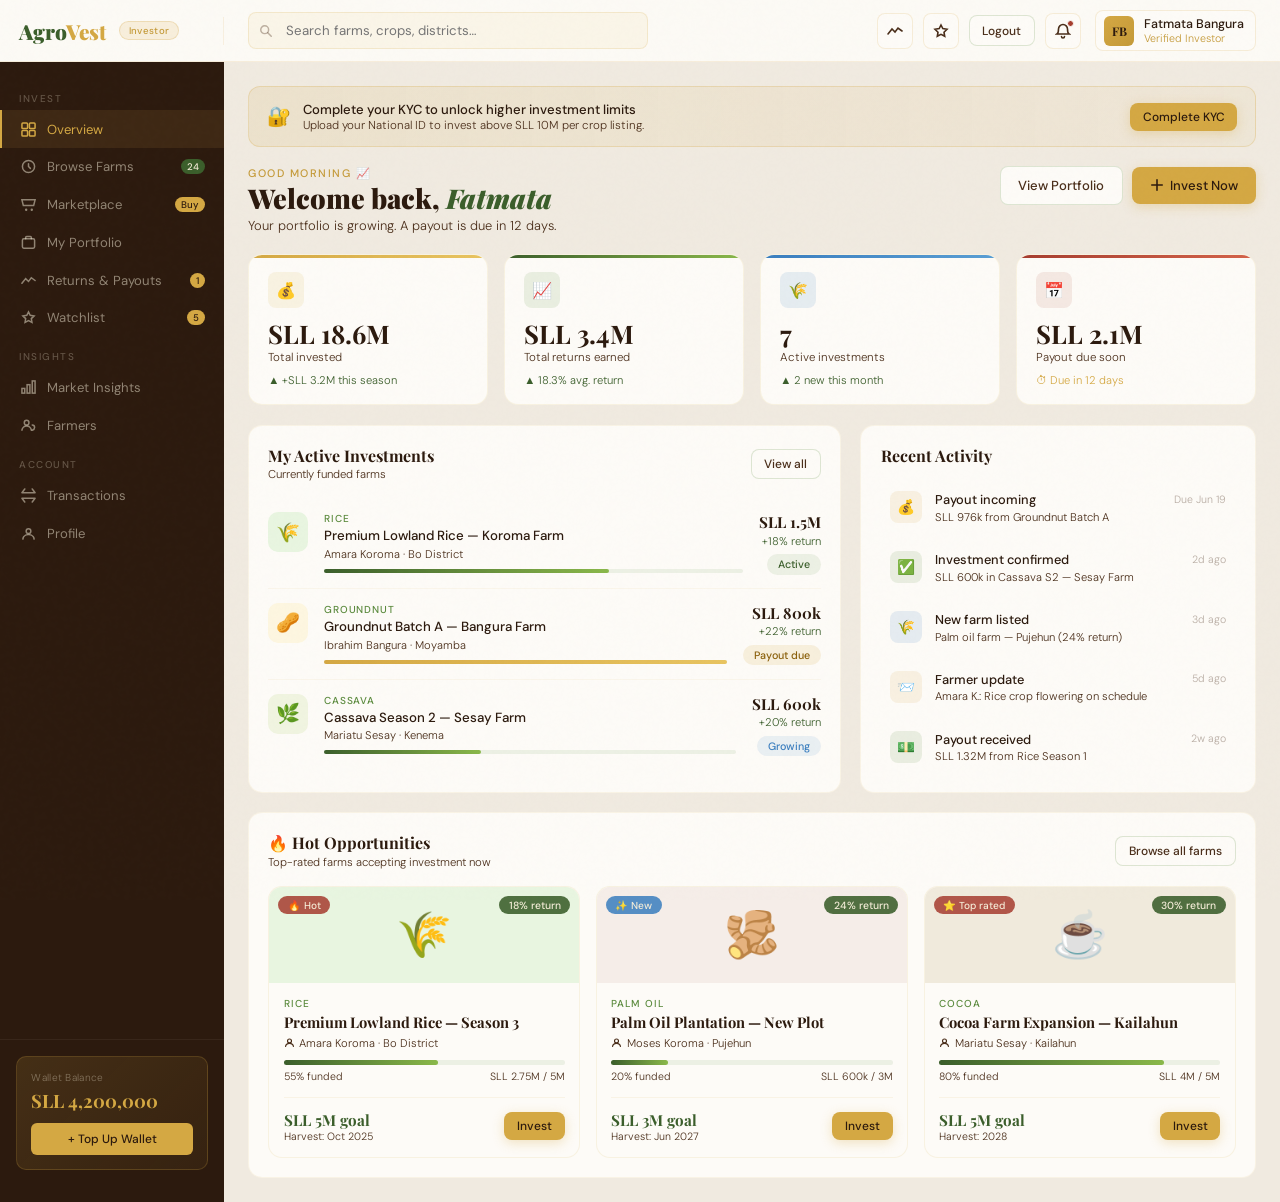
<file: Html_floder/investors_dashboard.html>
<!DOCTYPE html>
<html lang="en">
<head>
<meta charset="UTF-8">
<meta name="viewport" content="width=device-width, initial-scale=1.0">
<title>AgroVest — Investor Dashboard</title>
<link rel="preconnect" href="https://fonts.googleapis.com">
<link href="https://fonts.googleapis.com/css2?family=Playfair+Display:ital,wght@0,700;0,900;1,700&family=DM+Sans:wght@300;400;500&display=swap" rel="stylesheet">
<link rel="stylesheet" href="../css_floder/investor_dashboard.css">
</head>
<body>

<div class="toast" id="toast">
  <svg viewBox="0 0 14 14" fill="none" stroke="currentColor" stroke-width="2" stroke-linecap="round"><polyline points="2 7 5.5 11 12 3"/></svg>
  <span id="toast-msg"></span>
</div>

<!-- INVEST MODAL -->
<div class="modal-bg" id="invest-modal">
  <div class="modal">
    <button class="modal-close" onclick="closeModal()"><svg viewBox="0 0 16 16" fill="none" stroke="currentColor" stroke-width="1.8" stroke-linecap="round"><path d="M3 3l10 10M13 3L3 13"/></svg></button>
    <div class="modal-title" id="modal-farm-name">Invest in Farm</div>
    <div class="modal-sub" id="modal-farm-sub">Enter the amount you'd like to invest</div>

    <div style="background:#FAF5E8;border-radius:10px;padding:0.9rem;margin-bottom:1rem;display:flex;align-items:center;gap:0.8rem">
      <div style="font-size:1.8rem" id="modal-emoji">🌾</div>
      <div>
        <div style="font-size:0.82rem;font-weight:500;color:var(--soil)" id="modal-crop-name">Rice — Main Plot</div>
        <div style="font-size:0.72rem;color:var(--bark)" id="modal-farmer-name">Amara Koroma · Bo District</div>
        <div style="display:flex;gap:0.5rem;margin-top:0.3rem">
          <span class="pill pill-green" id="modal-return-pill">18% return</span>
          <span class="pill pill-gold" id="modal-duration-pill">5 months</span>
        </div>
      </div>
    </div>

    <div style="font-size:0.75rem;font-weight:500;color:var(--bark);margin-bottom:0.5rem">Quick select amount</div>
    <div class="invest-amounts">
      <div class="amount-btn" onclick="selectAmount(500000,this)">SLL 500k</div>
      <div class="amount-btn" onclick="selectAmount(1000000,this)">SLL 1M</div>
      <div class="amount-btn" onclick="selectAmount(2000000,this)">SLL 2M</div>
      <div class="amount-btn" onclick="selectAmount(5000000,this)">SLL 5M</div>
      <div class="amount-btn" onclick="selectAmount(10000000,this)">SLL 10M</div>
      <div class="amount-btn" onclick="selectAmount(0,this)">Custom</div>
    </div>

    <div class="lf-group">
      <label class="lf-label">Investment amount (SLL)</label>
      <input class="lf-input" type="number" id="invest-amount" placeholder="e.g. 1000000" oninput="calcReturns()">
    </div>

    <div class="returns-preview" id="returns-preview" style="display:none">
      <div class="rp-row"><span class="rp-label">Amount invested</span><span class="rp-val" id="rp-invested">—</span></div>
      <div class="rp-row"><span class="rp-label">Expected return rate</span><span class="rp-val" id="rp-rate">—</span></div>
      <div class="rp-row"><span class="rp-label">Profit at harvest</span><span class="rp-val up" id="rp-profit">—</span></div>
      <div class="divider-line"></div>
      <div class="rp-row rp-total"><span class="rp-label">Total payout at harvest</span><span class="rp-val" id="rp-total">—</span></div>
    </div>

    <div class="lf-group">
      <label class="lf-label">Payment method</label>
      <select class="lf-input" style="appearance:none">
        <option>Orange Money — 076-999-000</option>
        <option>Africell Money — 030-000-111</option>
        <option>Bank Transfer — GTBank SL</option>
        <option>AgroVest Wallet (SLL 4.2M available)</option>
      </select>
    </div>

    <div style="font-size:0.72rem;color:rgba(74,46,26,0.45);margin-bottom:1rem;line-height:1.6">
      By investing you agree to AgroVest's <a href="#" style="color:var(--moss)">investment terms</a>. Returns are estimated and subject to harvest outcomes.
    </div>

    <button class="btn btn-gold" style="width:100%;justify-content:center;font-size:0.9rem;padding:0.8rem" onclick="confirmInvest()">
      <svg viewBox="0 0 16 16" fill="none" stroke="currentColor" stroke-width="1.8" stroke-linecap="round"><polyline points="2 8 6 12 14 4"/></svg>
      Confirm Investment
    </button>
  </div>
</div>

<div class="layout">

  <!-- TOPBAR -->
  <header class="topbar">
    <div class="topbar-brand">
      <div class="brand-logo">Agro<span>Vest</span></div>
      <div class="investor-badge">Investor</div>
    </div>
    <div class="topbar-search">
      <div class="search-wrap">
        <svg viewBox="0 0 16 16" fill="none" stroke="currentColor" stroke-width="1.7" stroke-linecap="round"><circle cx="6.5" cy="6.5" r="4.5"/><line x1="10" y1="10" x2="14" y2="14"/></svg>
        <input type="text" placeholder="Search farms, crops, districts…">
      </div>
    </div>
    <div class="topbar-actions">
      <div class="icon-btn" onclick="showToast('Market prices updated daily at 6am')">
        <svg viewBox="0 0 16 16" fill="none" stroke="currentColor" stroke-width="1.6" stroke-linecap="round"><polyline points="1 11 5 6 8 9 11 5 15 8"/></svg>
      </div>
      <div class="icon-btn" onclick="switchPanel('watchlist')">
        <svg viewBox="0 0 16 16" fill="none" stroke="currentColor" stroke-width="1.6" stroke-linecap="round"><path d="M8 2l1.8 3.6L14 6.3l-3 2.9.7 4.1L8 11.4l-3.7 1.9.7-4.1-3-2.9 4.2-.7z"/></svg>
      </div>
      <button class="btn btn-outline btn-sm" onclick="logout()">Logout</button>
      <div class="icon-btn">
        <div class="notif-dot"></div>
        <svg viewBox="0 0 16 16" fill="none" stroke="currentColor" stroke-width="1.6" stroke-linecap="round"><path d="M8 1.5a4.5 4.5 0 014.5 4.5c0 4 1.5 5 1.5 5H2S3.5 10 3.5 6A4.5 4.5 0 018 1.5z"/><path d="M6.5 13.5a1.5 1.5 0 003 0"/></svg>
      </div>
      <div class="topbar-user" onclick="switchPanel('profile')">
        <div class="user-av">FB</div>
        <div>
          <div class="user-name">Fatmata Bangura</div>
          <div class="user-role">Verified Investor</div>
        </div>
      </div>
    </div>
  </header>

  <!-- SIDEBAR -->
  <aside class="sidebar">
    <div class="sidebar-section">Invest</div>
    <div class="nav-item active" id="nav-overview" onclick="switchPanel('overview')">
      <svg viewBox="0 0 16 16" fill="none" stroke="currentColor" stroke-width="1.6" stroke-linecap="round"><rect x="1" y="1" width="6" height="6" rx="1"/><rect x="9" y="1" width="6" height="6" rx="1"/><rect x="1" y="9" width="6" height="6" rx="1"/><rect x="9" y="9" width="6" height="6" rx="1"/></svg>
      Overview
    </div>
    <div class="nav-item" id="nav-browse" onclick="switchPanel('browse')">
      <svg viewBox="0 0 16 16" fill="none" stroke="currentColor" stroke-width="1.6" stroke-linecap="round"><circle cx="8" cy="8" r="6.5"/><path d="M8 5v3l2 2"/></svg>
      Browse Farms
      <span class="nav-badge green">24</span>
    </div>
    <div class="nav-item" id="nav-marketplace" onclick="switchPanel('marketplace')">
      <svg viewBox="0 0 16 16" fill="none" stroke="currentColor" stroke-width="1.6" stroke-linecap="round"><path d="M1 3h14l-1.5 6H2.5L1 3z"/><path d="M5.5 14a.5.5 0 100-1 .5.5 0 000 1z" fill="currentColor"/><path d="M11.5 14a.5.5 0 100-1 .5.5 0 000 1z" fill="currentColor"/></svg>
      Marketplace
      <span class="nav-badge gold">Buy</span>
    </div>
    <div class="nav-item" id="nav-portfolio" onclick="switchPanel('portfolio')">
      <svg viewBox="0 0 16 16" fill="none" stroke="currentColor" stroke-width="1.6" stroke-linecap="round"><rect x="1.5" y="4" width="13" height="10" rx="1.5"/><path d="M5 4V2.5a1 1 0 011-1h4a1 1 0 011 1V4"/></svg>
      My Portfolio
    </div>
    <div class="nav-item" id="nav-returns" onclick="switchPanel('returns')">
      <svg viewBox="0 0 16 16" fill="none" stroke="currentColor" stroke-width="1.6" stroke-linecap="round"><polyline points="1 11 5 6 8 9 11 5 15 8"/></svg>
      Returns & Payouts
      <span class="nav-badge gold">1</span>
    </div>
    <div class="nav-item" id="nav-watchlist" onclick="switchPanel('watchlist')">
      <svg viewBox="0 0 16 16" fill="none" stroke="currentColor" stroke-width="1.6" stroke-linecap="round"><path d="M8 2l1.8 3.6L14 6.3l-3 2.9.7 4.1L8 11.4l-3.7 1.9.7-4.1-3-2.9 4.2-.7z"/></svg>
      Watchlist
      <span class="nav-badge gold">5</span>
    </div>

    <div class="sidebar-section">Insights</div>
    <div class="nav-item" id="nav-market" onclick="switchPanel('market')">
      <svg viewBox="0 0 16 16" fill="none" stroke="currentColor" stroke-width="1.6" stroke-linecap="round"><rect x="1" y="9" width="3" height="5"/><rect x="6.5" y="5" width="3" height="9"/><rect x="12" y="1" width="3" height="13"/></svg>
      Market Insights
    </div>
    <div class="nav-item" id="nav-farmers" onclick="switchPanel('farmers')">
      <svg viewBox="0 0 16 16" fill="none" stroke="currentColor" stroke-width="1.6" stroke-linecap="round"><circle cx="6" cy="5" r="2.5"/><path d="M1 13s.5-4.5 5-4.5 5 4.5 5 4.5"/><path d="M12 7.5c1.5 0 2.5 1 2.5 2.5 0 2-2.5 3-2.5 3"/></svg>
      Farmers
    </div>

    <div class="sidebar-section">Account</div>
    <div class="nav-item" id="nav-transactions" onclick="switchPanel('transactions')">
      <svg viewBox="0 0 16 16" fill="none" stroke="currentColor" stroke-width="1.6" stroke-linecap="round"><path d="M1 5h14M4 1l-3 4M12 1l3 4M1 11h14M4 15l-3-4M12 15l3-4"/></svg>
      Transactions
    </div>
    <div class="nav-item" id="nav-profile" onclick="switchPanel('profile')">
      <svg viewBox="0 0 16 16" fill="none" stroke="currentColor" stroke-width="1.6" stroke-linecap="round"><circle cx="8" cy="5.5" r="2.5"/><path d="M2 14s.5-5 6-5 6 5 6 5"/></svg>
      Profile
    </div>

    <div class="sidebar-bottom">
      <div class="wallet-card">
        <div class="wc-label">Wallet Balance</div>
        <div class="wc-amount">SLL 4,200,000</div>
        <button class="wc-btn" onclick="showToast('Top-up via Orange Money or Bank Transfer')">+ Top Up Wallet</button>
      </div>
    </div>
  </aside>

  <!-- MAIN -->
  <main class="main">
    <div class="page-back" id="page-back" style="display:none; margin-bottom:1.2rem;">
      <button class="btn btn-outline btn-sm" onclick="switchPanel('overview')">
        <svg viewBox="0 0 16 16" fill="none" stroke="currentColor" stroke-width="1.6" stroke-linecap="round"><path d="M10 3L5 8l5 5"/></svg>
        Back to overview
      </button>
    </div>

    <!-- ═══ OVERVIEW ═══ -->
    <div class="panel active" id="panel-overview">
      <div class="kyc-banner">
        <div class="kyc-icon">🔐</div>
        <div class="kyc-text">
          <div class="kyc-title">Complete your KYC to unlock higher investment limits</div>
          <div class="kyc-sub">Upload your National ID to invest above SLL 10M per crop listing.</div>
        </div>
        <button class="btn btn-gold btn-sm" onclick="showToast('KYC form opened!')">Complete KYC</button>
      </div>

      <div class="ph" style="margin-bottom:1.2rem">
        <div>
          <div class="ph-eyebrow">Good morning 📈</div>
          <div class="ph-title">Welcome back, <em>Fatmata</em></div>
          <div class="ph-sub">Your portfolio is growing. A payout is due in 12 days.</div>
        </div>
        <div class="ph-actions">
          <button class="btn btn-outline" onclick="switchPanel('portfolio')">View Portfolio</button>
          <button class="btn btn-gold" onclick="switchPanel('browse')">
            <svg viewBox="0 0 16 16" fill="none" stroke="currentColor" stroke-width="1.8" stroke-linecap="round"><line x1="8" y1="2" x2="8" y2="14"/><line x1="2" y1="8" x2="14" y2="8"/></svg>
            Invest Now
          </button>
        </div>
      </div>

      <div class="stats-row">
        <div class="stat-card sc-gold">
          <div class="stat-icon" style="background:rgba(212,168,67,0.12)">💰</div>
          <div class="stat-val">SLL 18.6M</div>
          <div class="stat-label">Total invested</div>
          <div class="stat-change up">▲ +SLL 3.2M this season</div>
        </div>
        <div class="stat-card sc-green">
          <div class="stat-icon" style="background:rgba(90,138,60,0.12)">📈</div>
          <div class="stat-val">SLL 3.4M</div>
          <div class="stat-label">Total returns earned</div>
          <div class="stat-change up">▲ 18.3% avg. return</div>
        </div>
        <div class="stat-card sc-sky">
          <div class="stat-icon" style="background:rgba(58,126,191,0.12)">🌾</div>
          <div class="stat-val">7</div>
          <div class="stat-label">Active investments</div>
          <div class="stat-change up">▲ 2 new this month</div>
        </div>
        <div class="stat-card sc-rust">
          <div class="stat-icon" style="background:rgba(166,61,47,0.1)">📅</div>
          <div class="stat-val">SLL 2.1M</div>
          <div class="stat-label">Payout due soon</div>
          <div class="stat-change" style="color:var(--straw)">⏱ Due in 12 days</div>
        </div>
      </div>

      <div class="grid-6-4" style="margin-bottom:1.2rem">
        <div class="card">
          <div class="card-hd">
            <div><div class="card-title">My Active Investments</div><div class="card-sub">Currently funded farms</div></div>
            <button class="btn btn-outline btn-sm" onclick="switchPanel('portfolio')">View all</button>
          </div>
          <div>
            <div class="portfolio-item">
              <div class="pi-icon" style="background:#e8f5e0">🌾</div>
              <div class="pi-info">
                <div class="pi-crop">Rice</div>
                <div class="pi-name">Premium Lowland Rice — Koroma Farm</div>
                <div class="pi-farmer">Amara Koroma · Bo District</div>
                <div class="pi-bar-wrap"><div class="pi-bar" style="width:68%"></div></div>
              </div>
              <div class="pi-right">
                <div class="pi-amount">SLL 1.5M</div>
                <div class="pi-return">+18% return</div>
                <div class="pi-status"><span class="pill pill-green">Active</span></div>
              </div>
            </div>
            <div class="portfolio-item">
              <div class="pi-icon" style="background:#fdf6e0">🥜</div>
              <div class="pi-info">
                <div class="pi-crop">Groundnut</div>
                <div class="pi-name">Groundnut Batch A — Bangura Farm</div>
                <div class="pi-farmer">Ibrahim Bangura · Moyamba</div>
                <div class="pi-bar-wrap"><div class="pi-bar" style="width:100%;background:linear-gradient(90deg,var(--straw),#e8c460)"></div></div>
              </div>
              <div class="pi-right">
                <div class="pi-amount">SLL 800k</div>
                <div class="pi-return">+22% return</div>
                <div class="pi-status"><span class="pill pill-gold">Payout due</span></div>
              </div>
            </div>
            <div class="portfolio-item">
              <div class="pi-icon" style="background:#f0f4e0">🌿</div>
              <div class="pi-info">
                <div class="pi-crop">Cassava</div>
                <div class="pi-name">Cassava Season 2 — Sesay Farm</div>
                <div class="pi-farmer">Mariatu Sesay · Kenema</div>
                <div class="pi-bar-wrap"><div class="pi-bar" style="width:38%"></div></div>
              </div>
              <div class="pi-right">
                <div class="pi-amount">SLL 600k</div>
                <div class="pi-return">+20% return</div>
                <div class="pi-status"><span class="pill pill-sky">Growing</span></div>
              </div>
            </div>
          </div>
        </div>

        <div class="card">
          <div class="card-hd"><div class="card-title">Recent Activity</div></div>
          <div class="activity-list">
            <div class="act-item">
              <div class="act-dot" style="background:rgba(212,168,67,0.12)">💰</div>
              <div class="act-text"><div class="act-title">Payout incoming</div><div class="act-sub">SLL 976k from Groundnut Batch A</div></div>
              <div class="act-time">Due Jun 19</div>
            </div>
            <div class="act-item">
              <div class="act-dot" style="background:rgba(90,138,60,0.12)">✅</div>
              <div class="act-text"><div class="act-title">Investment confirmed</div><div class="act-sub">SLL 600k in Cassava S2 — Sesay Farm</div></div>
              <div class="act-time">2d ago</div>
            </div>
            <div class="act-item">
              <div class="act-dot" style="background:rgba(58,126,191,0.12)">🌾</div>
              <div class="act-text"><div class="act-title">New farm listed</div><div class="act-sub">Palm oil farm — Pujehun (24% return)</div></div>
              <div class="act-time">3d ago</div>
            </div>
            <div class="act-item">
              <div class="act-dot" style="background:rgba(212,168,67,0.12)">📨</div>
              <div class="act-text"><div class="act-title">Farmer update</div><div class="act-sub">Amara K.: Rice crop flowering on schedule</div></div>
              <div class="act-time">5d ago</div>
            </div>
            <div class="act-item">
              <div class="act-dot" style="background:rgba(90,138,60,0.12)">💵</div>
              <div class="act-text"><div class="act-title">Payout received</div><div class="act-sub">SLL 1.32M from Rice Season 1</div></div>
              <div class="act-time">2w ago</div>
            </div>
          </div>
        </div>
      </div>

      <!-- Hot opportunities -->
      <div class="card">
        <div class="card-hd">
          <div><div class="card-title">🔥 Hot Opportunities</div><div class="card-sub">Top-rated farms accepting investment now</div></div>
          <button class="btn btn-outline btn-sm" onclick="switchPanel('browse')">Browse all farms</button>
        </div>
        <div class="opp-grid">
          <div class="opp-card" onclick="openModal('Premium Lowland Rice — Season 3','Amara Koroma · Bo District','🌾','Rice',18,5)">
            <div class="opp-img" style="background:#e8f5e0"><div class="opp-tag tag-hot">🔥 Hot</div><div class="opp-return">18% return</div>🌾</div>
            <div class="opp-body"><div class="opp-crop">Rice</div><div class="opp-name">Premium Lowland Rice — Season 3</div><div class="opp-farmer"><svg viewBox="0 0 14 14" fill="none" stroke="currentColor" stroke-width="1.5" stroke-linecap="round"><circle cx="7" cy="5" r="2.5"/><path d="M2 12s.5-4 5-4 5 4 5 4"/></svg>Amara Koroma · Bo District</div><div class="opp-bar-wrap"><div class="opp-bar" style="width:55%"></div></div><div class="opp-bar-labels"><span>55% funded</span><span>SLL 2.75M / 5M</span></div><div class="opp-footer"><div><div class="opp-goal">SLL 5M goal</div><div class="opp-meta">Harvest: Oct 2025</div></div><button class="btn btn-gold btn-sm" onclick="event.stopPropagation();openModal('Premium Lowland Rice','Amara Koroma · Bo District','🌾','Rice',18,5)">Invest</button></div></div>
          </div>
          <div class="opp-card" onclick="openModal('Palm Oil Plantation — New Plot','Moses Koroma · Pujehun','🫚','Palm Oil',24,12)">
            <div class="opp-img" style="background:#f5ede8"><div class="opp-tag tag-new">✨ New</div><div class="opp-return">24% return</div>🫚</div>
            <div class="opp-body"><div class="opp-crop">Palm Oil</div><div class="opp-name">Palm Oil Plantation — New Plot</div><div class="opp-farmer"><svg viewBox="0 0 14 14" fill="none" stroke="currentColor" stroke-width="1.5" stroke-linecap="round"><circle cx="7" cy="5" r="2.5"/><path d="M2 12s.5-4 5-4 5 4 5 4"/></svg>Moses Koroma · Pujehun</div><div class="opp-bar-wrap"><div class="opp-bar" style="width:20%"></div></div><div class="opp-bar-labels"><span>20% funded</span><span>SLL 600k / 3M</span></div><div class="opp-footer"><div><div class="opp-goal">SLL 3M goal</div><div class="opp-meta">Harvest: Jun 2027</div></div><button class="btn btn-gold btn-sm" onclick="event.stopPropagation();openModal('Palm Oil Plantation','Moses Koroma · Pujehun','🫚','Palm Oil',24,12)">Invest</button></div></div>
          </div>
          <div class="opp-card" onclick="openModal('Cocoa Farm Expansion','Mariatu Sesay · Kailahun','☕','Cocoa',30,36)">
            <div class="opp-img" style="background:#f0eadc"><div class="opp-tag tag-hot">⭐ Top rated</div><div class="opp-return">30% return</div>☕</div>
            <div class="opp-body"><div class="opp-crop">Cocoa</div><div class="opp-name">Cocoa Farm Expansion — Kailahun</div><div class="opp-farmer"><svg viewBox="0 0 14 14" fill="none" stroke="currentColor" stroke-width="1.5" stroke-linecap="round"><circle cx="7" cy="5" r="2.5"/><path d="M2 12s.5-4 5-4 5 4 5 4"/></svg>Mariatu Sesay · Kailahun</div><div class="opp-bar-wrap"><div class="opp-bar" style="width:80%"></div></div><div class="opp-bar-labels"><span>80% funded</span><span>SLL 4M / 5M</span></div><div class="opp-footer"><div><div class="opp-goal">SLL 5M goal</div><div class="opp-meta">Harvest: 2028</div></div><button class="btn btn-gold btn-sm" onclick="event.stopPropagation();openModal('Cocoa Farm Expansion','Mariatu Sesay · Kailahun','☕','Cocoa',30,36)">Invest</button></div></div>
          </div>
        </div>
      </div>
    </div>

    <!-- ═══ BROWSE FARMS ═══ -->
    <div class="panel" id="panel-browse">
      <div class="ph">
        <div>
          <div class="ph-eyebrow">Marketplace</div>
          <div class="ph-title">Browse <em>Farms</em></div>
          <div class="ph-sub">24 farms accepting investment right now.</div>
        </div>
        <div class="ph-actions">
          <select class="lf-input" style="width:auto;padding:.5rem .9rem;font-size:.8rem">
            <option>Sort: Highest return</option>
            <option>Sort: Newest first</option>
            <option>Sort: Closing soon</option>
            <option>Sort: Most funded</option>
          </select>
        </div>
      </div>

      <div style="display:flex;gap:.5rem;flex-wrap:wrap;margin-bottom:1.2rem">
        <div class="mf-chip active" onclick="filterChip(this)">All crops</div>
        <div class="mf-chip" onclick="filterChip(this)">Rice</div>
        <div class="mf-chip" onclick="filterChip(this)">Cassava</div>
        <div class="mf-chip" onclick="filterChip(this)">Groundnut</div>
        <div class="mf-chip" onclick="filterChip(this)">Cocoa</div>
        <div class="mf-chip" onclick="filterChip(this)">Palm Oil</div>
        <div class="mf-chip" onclick="filterChip(this)">Verified farmers</div>
        <div class="mf-chip" onclick="filterChip(this)">Short cycle (&lt;6mo)</div>
        <div class="mf-chip" onclick="filterChip(this)">High return (&gt;20%)</div>
      </div>

      <div class="opp-grid">
        <div class="opp-card" onclick="openModal('Premium Lowland Rice S3','Amara Koroma · Bo','🌾','Rice',18,5)"><div class="opp-img" style="background:#e8f5e0"><div class="opp-tag tag-hot">🔥 Hot</div><div class="opp-return">18%</div>🌾</div><div class="opp-body"><div class="opp-crop">Rice</div><div class="opp-name">Premium Lowland Rice S3</div><div class="opp-farmer"><svg viewBox="0 0 14 14" fill="none" stroke="currentColor" stroke-width="1.5" stroke-linecap="round"><circle cx="7" cy="5" r="2.5"/><path d="M2 12s.5-4 5-4 5 4 5 4"/></svg>Amara Koroma · Bo</div><div class="opp-bar-wrap"><div class="opp-bar" style="width:55%"></div></div><div class="opp-bar-labels"><span>55%</span><span>SLL 2.75M/5M</span></div><div class="opp-footer"><div><div class="opp-goal">SLL 5M</div><div class="opp-meta">Harvest Oct 2025</div></div><button class="btn btn-gold btn-sm" onclick="event.stopPropagation();openModal('Premium Lowland Rice S3','Amara Koroma · Bo','🌾','Rice',18,5)">Invest</button></div></div></div>

        <div class="opp-card" onclick="openModal('Palm Oil Plantation','Moses Koroma · Pujehun','🫚','Palm Oil',24,48)"><div class="opp-img" style="background:#f5ede8"><div class="opp-tag tag-new">✨ New</div><div class="opp-return">24%</div>🫚</div><div class="opp-body"><div class="opp-crop">Palm Oil</div><div class="opp-name">Palm Oil Plantation New Plot</div><div class="opp-farmer"><svg viewBox="0 0 14 14" fill="none" stroke="currentColor" stroke-width="1.5" stroke-linecap="round"><circle cx="7" cy="5" r="2.5"/><path d="M2 12s.5-4 5-4 5 4 5 4"/></svg>Moses Koroma · Pujehun</div><div class="opp-bar-wrap"><div class="opp-bar" style="width:20%"></div></div><div class="opp-bar-labels"><span>20%</span><span>SLL 600k/3M</span></div><div class="opp-footer"><div><div class="opp-goal">SLL 3M</div><div class="opp-meta">Harvest Jun 2027</div></div><button class="btn btn-gold btn-sm" onclick="event.stopPropagation();openModal('Palm Oil Plantation','Moses Koroma · Pujehun','🫚','Palm Oil',24,48)">Invest</button></div></div></div>

        <div class="opp-card" onclick="openModal('Cocoa Farm Expansion','Mariatu Sesay · Kailahun','☕','Cocoa',30,36)"><div class="opp-img" style="background:#f0eadc"><div class="opp-tag tag-hot">⭐ Top</div><div class="opp-return">30%</div>☕</div><div class="opp-body"><div class="opp-crop">Cocoa</div><div class="opp-name">Cocoa Farm Expansion Kailahun</div><div class="opp-farmer"><svg viewBox="0 0 14 14" fill="none" stroke="currentColor" stroke-width="1.5" stroke-linecap="round"><circle cx="7" cy="5" r="2.5"/><path d="M2 12s.5-4 5-4 5 4 5 4"/></svg>Mariatu Sesay · Kailahun</div><div class="opp-bar-wrap"><div class="opp-bar" style="width:80%"></div></div><div class="opp-bar-labels"><span>80%</span><span>SLL 4M/5M</span></div><div class="opp-footer"><div><div class="opp-goal">SLL 5M</div><div class="opp-meta">Harvest 2028</div></div><button class="btn btn-gold btn-sm" onclick="event.stopPropagation();openModal('Cocoa Farm Expansion','Mariatu Sesay · Kailahun','☕','Cocoa',30,36)">Invest</button></div></div></div>

        <div class="opp-card" onclick="openModal('Groundnut Harvest Batch B','Ibrahim Bangura · Moyamba','🥜','Groundnut',22,4)"><div class="opp-img" style="background:#fdf6e0"><div class="opp-return">22%</div>🥜</div><div class="opp-body"><div class="opp-crop">Groundnut</div><div class="opp-name">Groundnut Harvest Batch B</div><div class="opp-farmer"><svg viewBox="0 0 14 14" fill="none" stroke="currentColor" stroke-width="1.5" stroke-linecap="round"><circle cx="7" cy="5" r="2.5"/><path d="M2 12s.5-4 5-4 5 4 5 4"/></svg>Ibrahim Bangura · Moyamba</div><div class="opp-bar-wrap"><div class="opp-bar" style="width:40%"></div></div><div class="opp-bar-labels"><span>40%</span><span>SLL 960k/2.4M</span></div><div class="opp-footer"><div><div class="opp-goal">SLL 2.4M</div><div class="opp-meta">Harvest Aug 2025</div></div><button class="btn btn-gold btn-sm" onclick="event.stopPropagation();openModal('Groundnut Harvest Batch B','Ibrahim Bangura · Moyamba','🥜','Groundnut',22,4)">Invest</button></div></div></div>

        <div class="opp-card" onclick="openModal('Cassava Season 3','Hawa Conteh · Kenema','🌿','Cassava',20,9)"><div class="opp-img" style="background:#eaf2e3"><div class="opp-tag tag-new">New</div><div class="opp-return">20%</div>🌿</div><div class="opp-body"><div class="opp-crop">Cassava</div><div class="opp-name">Cassava Season 3 — Kenema</div><div class="opp-farmer"><svg viewBox="0 0 14 14" fill="none" stroke="currentColor" stroke-width="1.5" stroke-linecap="round"><circle cx="7" cy="5" r="2.5"/><path d="M2 12s.5-4 5-4 5 4 5 4"/></svg>Hawa Conteh · Kenema</div><div class="opp-bar-wrap"><div class="opp-bar" style="width:10%"></div></div><div class="opp-bar-labels"><span>10%</span><span>SLL 300k/3M</span></div><div class="opp-footer"><div><div class="opp-goal">SLL 3M</div><div class="opp-meta">Harvest Feb 2026</div></div><button class="btn btn-gold btn-sm" onclick="event.stopPropagation();openModal('Cassava Season 3','Hawa Conteh · Kenema','🌿','Cassava',20,9)">Invest</button></div></div></div>

        <div class="opp-card" onclick="openModal('Coffee Estate Expansion','Siaka Turay · Koinadugu','☕','Coffee',28,12)"><div class="opp-img" style="background:#ede8dc"><div class="opp-tag tag-hot">🔥 Premium</div><div class="opp-return">28%</div>☕</div><div class="opp-body"><div class="opp-crop">Coffee</div><div class="opp-name">Coffee Estate Expansion</div><div class="opp-farmer"><svg viewBox="0 0 14 14" fill="none" stroke="currentColor" stroke-width="1.5" stroke-linecap="round"><circle cx="7" cy="5" r="2.5"/><path d="M2 12s.5-4 5-4 5 4 5 4"/></svg>Siaka Turay · Koinadugu</div><div class="opp-bar-wrap"><div class="opp-bar" style="width:65%"></div></div><div class="opp-bar-labels"><span>65%</span><span>SLL 3.25M/5M</span></div><div class="opp-footer"><div><div class="opp-goal">SLL 5M</div><div class="opp-meta">Harvest Jun 2026</div></div><button class="btn btn-gold btn-sm" onclick="event.stopPropagation();openModal('Coffee Estate Expansion','Siaka Turay · Koinadugu','☕','Coffee',28,12)">Invest</button></div></div></div>
      </div>
    </div>

    <!-- ═══ MARKETPLACE ═══ -->
    <div class="panel" id="panel-marketplace">
      <div class="ph">
        <div>
          <div class="ph-eyebrow">Farmer Market</div>
          <div class="ph-title">Buy <em>From Farmers</em></div>
          <div class="ph-sub">Order fresh produce, seeds and farm inputs directly from local farms.</div>
        </div>
        <div class="ph-actions">
          <button class="btn btn-outline btn-sm" onclick="showToast('Filter and sort are ready soon')">Sort: Freshest</button>
        </div>
      </div>
      <div class="market-filters" style="margin-bottom:1.2rem;gap:.75rem;flex-wrap:wrap;">
        <div class="mf-chip active" onclick="toggleChip(this)">All</div>
        <div class="mf-chip" onclick="toggleChip(this)">Rice</div>
        <div class="mf-chip" onclick="toggleChip(this)">Groundnut</div>
        <div class="mf-chip" onclick="toggleChip(this)">Cassava</div>
        <div class="mf-chip" onclick="toggleChip(this)">Vegetables</div>
        <div class="mf-chip" onclick="toggleChip(this)">Seeds</div>
      </div>
      <div class="market-grid" style="grid-template-columns:repeat(3,1fr);gap:1rem;">
        <div class="market-card"><div class="mc-img" style="background:#e8f5e0">🌾</div><div class="mc-body"><div class="mc-tag">Rice</div><div class="mc-name">Premium Lowland Rice — 50kg bag</div><div class="mc-farmer"><svg viewBox="0 0 14 14" fill="none" stroke="currentColor" stroke-width="1.5" stroke-linecap="round"><circle cx="7" cy="5" r="2.5"/><path d="M2 12s.5-4.5 5-4.5 5 4.5 5 4.5"/></svg>Sesay Farm, Kenema</div><div class="mc-footer"><div><div class="mc-price">SLL 180k</div><div class="mc-unit">per 50kg bag</div></div><button class="mc-btn" onclick="buyMarketplaceItem('Premium Lowland Rice — 50kg bag','SLL 180k','Sesay Farm')">Buy</button></div></div></div>
        <div class="market-card"><div class="mc-img" style="background:#fdf3e0">🥜</div><div class="mc-body"><div class="mc-tag">Groundnut</div><div class="mc-name">Shelled Groundnut — 25kg sack</div><div class="mc-farmer"><svg viewBox="0 0 14 14" fill="none" stroke="currentColor" stroke-width="1.5" stroke-linecap="round"><circle cx="7" cy="5" r="2.5"/><path d="M2 12s.5-4.5 5-4.5 5 4.5 5 4.5"/></svg>Bangura Agro, Bo</div><div class="mc-footer"><div><div class="mc-price">SLL 95k</div><div class="mc-unit">per 25kg sack</div></div><button class="mc-btn" onclick="buyMarketplaceItem('Shelled Groundnut — 25kg sack','SLL 95k','Bangura Agro')">Buy</button></div></div></div>
        <div class="market-card"><div class="mc-img" style="background:#f0f8e8">🌿</div><div class="mc-body"><div class="mc-tag">Cassava</div><div class="mc-name">Fresh Cassava Stems — Bundle</div><div class="mc-farmer"><svg viewBox="0 0 14 14" fill="none" stroke="currentColor" stroke-width="1.5" stroke-linecap="round"><circle cx="7" cy="5" r="2.5"/><path d="M2 12s.5-4.5 5-4.5 5 4.5 5 4.5"/></svg>Koroma Family Farm</div><div class="mc-footer"><div><div class="mc-price">SLL 25k</div><div class="mc-unit">per bundle (50 stems)</div></div><button class="mc-btn" onclick="buyMarketplaceItem('Fresh Cassava Stems — Bundle','SLL 25k','Koroma Family Farm')">Buy</button></div></div></div>
        <div class="market-card"><div class="mc-img" style="background:#f5ede8">🌶️</div><div class="mc-body"><div class="mc-tag">Vegetables</div><div class="mc-name">Fresh Pepper — Crate</div><div class="mc-farmer"><svg viewBox="0 0 14 14" fill="none" stroke="currentColor" stroke-width="1.5" stroke-linecap="round"><circle cx="7" cy="5" r="2.5"/><path d="M2 12s.5-4.5 5-4.5 5 4.5 5 4.5"/></svg>Conteh Gardens, Freetown</div><div class="mc-footer"><div><div class="mc-price">SLL 45k</div><div class="mc-unit">per crate (20kg)</div></div><button class="mc-btn" onclick="buyMarketplaceItem('Fresh Pepper — Crate','SLL 45k','Conteh Gardens')">Buy</button></div></div></div>
        <div class="market-card"><div class="mc-img" style="background:#f0f4e0">🌱</div><div class="mc-body"><div class="mc-tag">Seeds</div><div class="mc-name">Improved Rice Seed — NERICA 4</div><div class="mc-farmer"><svg viewBox="0 0 14 14" fill="none" stroke="currentColor" stroke-width="1.5" stroke-linecap="round"><circle cx="7" cy="5" r="2.5"/><path d="M2 12s.5-4.5 5-4.5 5 4.5 5 4.5"/></svg>AgroVest Inputs Store</div><div class="mc-footer"><div><div class="mc-price">SLL 60k</div><div class="mc-unit">per 5kg pack</div></div><button class="mc-btn" onclick="buyMarketplaceItem('Improved Rice Seed — NERICA 4','SLL 60k','AgroVest Inputs Store')">Buy</button></div></div></div>
        <div class="market-card"><div class="mc-img" style="background:#e8eef5">🪣</div><div class="mc-body"><div class="mc-tag">Inputs</div><div class="mc-name">Organic Fertiliser — 50kg bag</div><div class="mc-farmer"><svg viewBox="0 0 14 14" fill="none" stroke="currentColor" stroke-width="1.5" stroke-linecap="round"><circle cx="7" cy="5" r="2.5"/><path d="M2 12s.5-4.5 5-4.5 5 4.5 5 4.5"/></svg>GreenGrow Supplies</div><div class="mc-footer"><div><div class="mc-price">SLL 130k</div><div class="mc-unit">per 50kg bag</div></div><button class="mc-btn" onclick="buyMarketplaceItem('Organic Fertiliser — 50kg bag','SLL 130k','GreenGrow Supplies')">Buy</button></div></div></div>
      </div>
    </div>

    <!-- ═══ PORTFOLIO ═══ -->
    <div class="panel" id="panel-portfolio">
      <div class="ph">
        <div>
          <div class="ph-eyebrow">My Investments</div>
          <div class="ph-title">My <em>Portfolio</em></div>
          <div class="ph-sub">7 active investments across 5 crop types.</div>
        </div>
        <div class="ph-actions">
          <button class="btn btn-outline" onclick="showToast('Portfolio report downloaded!')">Export Report</button>
          <button class="btn btn-gold" onclick="switchPanel('browse')">+ New Investment</button>
        </div>
      </div>

      <div class="stats-row" style="margin-bottom:1.2rem">
        <div class="stat-card sc-gold"><div class="stat-icon" style="background:rgba(212,168,67,0.12)">💼</div><div class="stat-val">SLL 18.6M</div><div class="stat-label">Portfolio value</div></div>
        <div class="stat-card sc-green"><div class="stat-icon" style="background:rgba(90,138,60,0.12)">📊</div><div class="stat-val">18.3%</div><div class="stat-label">Avg. return rate</div></div>
        <div class="stat-card sc-sky"><div class="stat-icon" style="background:rgba(58,126,191,0.12)">🏆</div><div class="stat-val">SLL 3.4M</div><div class="stat-label">Earnings to date</div></div>
        <div class="stat-card sc-rust"><div class="stat-icon" style="background:rgba(166,61,47,0.1)">⏳</div><div class="stat-val">SLL 2.1M</div><div class="stat-label">Pending payout</div></div>
      </div>

      <div class="card">
        <div class="card-hd"><div class="card-title">All Investments</div><div style="display:flex;gap:.5rem"><span class="pill pill-green">7 active</span><span class="pill pill-soil">2 completed</span></div></div>
        <table class="data-table">
          <thead><tr><th>Crop / Farm</th><th>Farmer</th><th>Invested</th><th>Return %</th><th>Expected Payout</th><th>Harvest</th><th>Status</th><th></th></tr></thead>
          <tbody>
            <tr><td><span style="margin-right:.4rem">🌾</span><strong>Rice S3</strong> — Koroma Farm</td><td>Amara Koroma</td><td>SLL 1.5M</td><td><span class="pill pill-green">18%</span></td><td style="font-weight:500;color:var(--moss)">SLL 1.77M</td><td>Oct 2025</td><td><span class="pill pill-sky">Growing</span></td><td><button class="btn btn-outline btn-sm" onclick="showToast('Farm update viewed!')">Update</button></td></tr>
            <tr><td><span style="margin-right:.4rem">🥜</span><strong>Groundnut A</strong> — Bangura</td><td>Ibrahim Bangura</td><td>SLL 800k</td><td><span class="pill pill-green">22%</span></td><td style="font-weight:500;color:var(--straw)">SLL 976k</td><td>Jun 2025</td><td><span class="pill pill-gold">Payout due</span></td><td><button class="btn btn-gold btn-sm" onclick="showToast('Payout of SLL 976k requested!')">Claim</button></td></tr>
            <tr><td><span style="margin-right:.4rem">🌿</span><strong>Cassava S2</strong> — Sesay Farm</td><td>Mariatu Sesay</td><td>SLL 600k</td><td><span class="pill pill-green">20%</span></td><td style="font-weight:500;color:var(--moss)">SLL 720k</td><td>Sep 2025</td><td><span class="pill pill-sky">Growing</span></td><td><button class="btn btn-outline btn-sm" onclick="showToast('Farm update viewed!')">Update</button></td></tr>
            <tr><td><span style="margin-right:.4rem">☕</span><strong>Cocoa Expansion</strong> — Sesay</td><td>Mariatu Sesay</td><td>SLL 5M</td><td><span class="pill pill-green">30%</span></td><td style="font-weight:500;color:var(--moss)">SLL 6.5M</td><td>2028</td><td><span class="pill pill-sky">Growing</span></td><td><button class="btn btn-outline btn-sm" onclick="showToast('Farm update viewed!')">Update</button></td></tr>
            <tr><td><span style="margin-right:.4rem">🌾</span><strong>Rice S1</strong> — Koroma Farm</td><td>Amara Koroma</td><td>SLL 1.2M</td><td><span class="pill pill-soil">18%</span></td><td style="font-weight:500">SLL 1.416M</td><td>Apr 2025</td><td><span class="pill pill-rust">Completed</span></td><td><button class="btn btn-outline btn-sm" onclick="showToast('Receipt downloaded!')">Receipt</button></td></tr>
          </tbody>
        </table>
      </div>
    </div>

    <!-- ═══ RETURNS & PAYOUTS ═══ -->
    <div class="panel" id="panel-returns">
      <div class="ph">
        <div>
          <div class="ph-eyebrow">Finance</div>
          <div class="ph-title">Returns & <em>Payouts</em></div>
          <div class="ph-sub">Track your earnings and upcoming harvest payouts.</div>
        </div>
        <div class="ph-actions">
          <button class="btn btn-gold" onclick="showToast('Withdrawal to Orange Money submitted!')">Withdraw Earnings</button>
        </div>
      </div>

      <div class="grid-2" style="margin-bottom:1.2rem">
        <div style="background:linear-gradient(135deg,var(--soil),#1a0e06);border-radius:14px;padding:1.5rem;position:relative;overflow:hidden">
          <div style="position:absolute;bottom:-40px;right:-30px;width:160px;height:160px;border-radius:50%;background:rgba(212,168,67,0.08)"></div>
          <div style="font-size:0.68rem;color:rgba(245,237,216,0.4);text-transform:uppercase;letter-spacing:1px;margin-bottom:.5rem">Total earnings to date</div>
          <div style="font-family:'Playfair Display',serif;font-size:2.2rem;font-weight:700;color:var(--straw);margin-bottom:.2rem">SLL 3,416,000</div>
          <div style="font-size:0.78rem;color:rgba(245,237,216,0.5);margin-bottom:1.5rem">Across 9 completed harvest cycles</div>
          <div style="display:grid;grid-template-columns:1fr 1fr;gap:1rem">
            <div><div style="font-family:'Playfair Display',serif;font-size:1.2rem;font-weight:700;color:var(--sprout)">18.3%</div><div style="font-size:.68rem;color:rgba(245,237,216,.38)">Avg return rate</div></div>
            <div><div style="font-family:'Playfair Display',serif;font-size:1.2rem;font-weight:700;color:var(--cream)">SLL 2.1M</div><div style="font-size:.68rem;color:rgba(245,237,216,.38)">Pending payout</div></div>
          </div>
        </div>
        <div class="card">
          <div class="card-hd"><div class="card-title">Payout Timeline</div></div>
          <div class="timeline">
            <div class="tl-item">
              <div class="tl-dot pending">📅</div>
              <div class="tl-body">
                <div class="tl-date">Due in 12 days — Jun 19, 2025</div>
                <div class="tl-name">Groundnut Batch A — Bangura Farm</div>
                <div class="tl-amount">+ SLL 976,000 (22% return on SLL 800k)</div>
              </div>
            </div>
            <div class="tl-item">
              <div class="tl-dot future">🌾</div>
              <div class="tl-body">
                <div class="tl-date">Oct 2025 — Estimated</div>
                <div class="tl-name">Rice Season 3 — Koroma Farm</div>
                <div class="tl-amount">+ SLL 1,770,000 (18% on SLL 1.5M)</div>
              </div>
            </div>
            <div class="tl-item">
              <div class="tl-dot future">🌿</div>
              <div class="tl-body">
                <div class="tl-date">Sep 2025 — Estimated</div>
                <div class="tl-name">Cassava Season 2 — Sesay Farm</div>
                <div class="tl-amount">+ SLL 720,000 (20% on SLL 600k)</div>
              </div>
            </div>
            <div class="tl-item">
              <div class="tl-dot done">✓</div>
              <div class="tl-body">
                <div class="tl-date">Apr 10, 2025 — Paid</div>
                <div class="tl-name">Rice Season 1 — Koroma Farm</div>
                <div class="tl-amount" style="color:var(--bark)">SLL 1,416,000 received</div>
              </div>
            </div>
          </div>
        </div>
      </div>

      <div class="card">
        <div class="card-hd"><div class="card-title">Payout History</div></div>
        <table class="data-table">
          <thead><tr><th>Date</th><th>Farm / Crop</th><th>Invested</th><th>Return %</th><th>Profit</th><th>Total Received</th><th>Method</th></tr></thead>
          <tbody>
            <tr><td>Apr 10, 2025</td><td>🌾 Rice S1 — Koroma Farm</td><td>SLL 1.2M</td><td><span class="pill pill-green">18%</span></td><td style="color:var(--moss);font-weight:500">+SLL 216k</td><td style="font-weight:500">SLL 1,416,000</td><td>Orange Money</td></tr>
            <tr><td>Feb 2, 2025</td><td>🥜 Groundnut S1 — Bangura</td><td>SLL 500k</td><td><span class="pill pill-green">22%</span></td><td style="color:var(--moss);font-weight:500">+SLL 110k</td><td style="font-weight:500">SLL 610,000</td><td>Africell Money</td></tr>
            <tr><td>Nov 20, 2024</td><td>🌿 Cassava S1 — Sesay</td><td>SLL 300k</td><td><span class="pill pill-green">20%</span></td><td style="color:var(--moss);font-weight:500">+SLL 60k</td><td style="font-weight:500">SLL 360,000</td><td>Bank Transfer</td></tr>
          </tbody>
        </table>
      </div>
    </div>

    <!-- ═══ WATCHLIST ═══ -->
    <div class="panel" id="panel-watchlist">
      <div class="ph">
        <div>
          <div class="ph-eyebrow">Saved Farms</div>
          <div class="ph-title">My <em>Watchlist</em></div>
          <div class="ph-sub">Farms you're keeping an eye on before investing.</div>
        </div>
        <div class="ph-actions">
          <button class="btn btn-outline" onclick="switchPanel('browse')">Browse more farms</button>
        </div>
      </div>
      <div class="card">
        <div class="watchlist-item">
          <div class="wl-emoji">🫚</div>
          <div class="wl-info"><div class="wl-name">Palm Oil Plantation — Moses Koroma</div><div class="wl-farmer">Pujehun · 0.9 ha · 20% funded</div></div>
          <div class="wl-right"><div class="wl-return">24% return</div><div class="wl-days">Harvest Jun 2027</div></div>
          <button class="wl-btn" onclick="openModal('Palm Oil Plantation','Moses Koroma · Pujehun','🫚','Palm Oil',24,48)">Invest</button>
          <button class="btn btn-outline btn-sm" onclick="showToast('Removed from watchlist')">✕</button>
        </div>
        <div class="watchlist-item">
          <div class="wl-emoji">☕</div>
          <div class="wl-info"><div class="wl-name">Coffee Estate Expansion — Siaka Turay</div><div class="wl-farmer">Koinadugu · 65% funded</div></div>
          <div class="wl-right"><div class="wl-return">28% return</div><div class="wl-days">Harvest Jun 2026</div></div>
          <button class="wl-btn" onclick="openModal('Coffee Estate Expansion','Siaka Turay · Koinadugu','☕','Coffee',28,12)">Invest</button>
          <button class="btn btn-outline btn-sm" onclick="showToast('Removed from watchlist')">✕</button>
        </div>
        <div class="watchlist-item">
          <div class="wl-emoji">🌽</div>
          <div class="wl-info"><div class="wl-name">Maize Harvest — Conteh Farm</div><div class="wl-farmer">Tonkolili · 5% funded</div></div>
          <div class="wl-right"><div class="wl-return">16% return</div><div class="wl-days">Harvest Sep 2025</div></div>
          <button class="wl-btn" onclick="openModal('Maize Harvest','Conteh Farm · Tonkolili','🌽','Maize',16,3)">Invest</button>
          <button class="btn btn-outline btn-sm" onclick="showToast('Removed from watchlist')">✕</button>
        </div>
        <div class="watchlist-item">
          <div class="wl-emoji">🥬</div>
          <div class="wl-info"><div class="wl-name">Vegetable Greenhouse — Kamara Farm</div><div class="wl-farmer">Western Area · 30% funded</div></div>
          <div class="wl-right"><div class="wl-return">15% return</div><div class="wl-days">Harvest Aug 2025</div></div>
          <button class="wl-btn" onclick="openModal('Vegetable Greenhouse','Kamara Farm · Western Area','🥬','Vegetables',15,2)">Invest</button>
          <button class="btn btn-outline btn-sm" onclick="showToast('Removed from watchlist')">✕</button>
        </div>
        <div class="watchlist-item">
          <div class="wl-emoji">🥜</div>
          <div class="wl-info"><div class="wl-name">Groundnut Batch B — Ibrahim Bangura</div><div class="wl-farmer">Moyamba · 40% funded</div></div>
          <div class="wl-right"><div class="wl-return">22% return</div><div class="wl-days">Harvest Aug 2025</div></div>
          <button class="wl-btn" onclick="openModal('Groundnut Batch B','Ibrahim Bangura · Moyamba','🥜','Groundnut',22,4)">Invest</button>
          <button class="btn btn-outline btn-sm" onclick="showToast('Removed from watchlist')">✕</button>
        </div>
      </div>
    </div>

    <!-- ═══ MARKET INSIGHTS ═══ -->
    <div class="panel" id="panel-market">
      <div class="ph">
        <div>
          <div class="ph-eyebrow">Intelligence</div>
          <div class="ph-title">Market <em>Insights</em></div>
          <div class="ph-sub">Crop prices, seasonal trends, and investment data — updated daily.</div>
        </div>
      </div>

      <div class="grid-3" style="margin-bottom:1.2rem">
        <div class="insight-card"><div class="ic-icon">📈</div><div class="ic-tag">Trending Up</div><div class="ic-title">Rice prices up 4.7% this week in Bo and Kenema markets</div><div class="ic-meta">Jun 7, 2025 · 3 min read</div></div>
        <div class="insight-card"><div class="ic-icon">🌧️</div><div class="ic-tag">Weather Alert</div><div class="ic-title">Heavy rains forecast for Southern Province — ideal for cassava growth</div><div class="ic-meta">Jun 6, 2025 · 2 min read</div></div>
        <div class="insight-card"><div class="ic-icon">🏆</div><div class="ic-tag">Best Returns</div><div class="ic-title">Cocoa and coffee listings have averaged 29% ROI over last 3 seasons</div><div class="ic-meta">Jun 5, 2025 · 4 min read</div></div>
      </div>

      <div class="card" style="margin-bottom:1.2rem">
        <div class="card-hd"><div class="card-title">Crop Price Index — Sierra Leone</div><div style="font-size:.72rem;color:var(--bark)">Updated Jun 7, 2025</div></div>
        <table class="data-table">
          <thead><tr><th>Crop</th><th>Unit</th><th>Current Price</th><th>Last Week</th><th>Change</th><th>Investment Outlook</th></tr></thead>
          <tbody>
            <tr><td>🌾 Rice (local)</td><td>50kg bag</td><td style="font-weight:500">SLL 180,000</td><td>SLL 172,000</td><td><span class="up" style="font-size:.78rem;font-weight:500">▲ +4.7%</span></td><td><span class="pill pill-green">Strong Buy</span></td></tr>
            <tr><td>🥜 Groundnut</td><td>25kg sack</td><td style="font-weight:500">SLL 95,000</td><td>SLL 98,000</td><td><span class="down" style="font-size:.78rem;font-weight:500">▼ −3.1%</span></td><td><span class="pill pill-gold">Hold</span></td></tr>
            <tr><td>🌿 Cassava</td><td>100kg bag</td><td style="font-weight:500">SLL 65,000</td><td>SLL 62,000</td><td><span class="up" style="font-size:.78rem;font-weight:500">▲ +4.8%</span></td><td><span class="pill pill-green">Buy</span></td></tr>
            <tr><td>☕ Cocoa</td><td>25kg bag</td><td style="font-weight:500">SLL 430,000</td><td>SLL 415,000</td><td><span class="up" style="font-size:.78rem;font-weight:500">▲ +3.6%</span></td><td><span class="pill pill-green">Strong Buy</span></td></tr>
            <tr><td>🫚 Palm Oil</td><td>25L container</td><td style="font-weight:500">SLL 210,000</td><td>SLL 198,000</td><td><span class="up" style="font-size:.78rem;font-weight:500">▲ +6.1%</span></td><td><span class="pill pill-green">Buy</span></td></tr>
            <tr><td>☕ Coffee</td><td>25kg bag</td><td style="font-weight:500">SLL 430,000</td><td>SLL 415,000</td><td><span class="up" style="font-size:.78rem;font-weight:500">▲ +3.6%</span></td><td><span class="pill pill-green">Strong Buy</span></td></tr>
          </tbody>
        </table>
      </div>
    </div>

    <!-- ═══ FARMERS ═══ -->
    <div class="panel" id="panel-farmers">
      <div class="ph">
        <div>
          <div class="ph-eyebrow">Community</div>
          <div class="ph-title">Verified <em>Farmers</em></div>
          <div class="ph-sub">Browse farmers you've invested with or can invest in.</div>
        </div>
      </div>
      <div class="card">
        <table class="data-table">
          <thead><tr><th>Farmer</th><th>Location</th><th>Primary Crop</th><th>Farm Size</th><th>Success Rate</th><th>Avg. Return</th><th>Status</th><th></th></tr></thead>
          <tbody>
            <tr><td><div style="display:flex;align-items:center;gap:.6rem"><div style="width:30px;height:30px;border-radius:6px;background:rgba(90,138,60,0.12);display:flex;align-items:center;justify-content:center;font-family:'Playfair Display',serif;font-size:.75rem;font-weight:700;color:var(--moss)">AK</div>Amara Koroma</div></td><td>Bo District</td><td>🌾 Rice</td><td>4.2 ha</td><td><span class="up">94%</span></td><td><span class="pill pill-green">18%</span></td><td><span class="pill pill-green">Accepting</span></td><td><button class="btn btn-gold btn-sm" onclick="openModal('Rice Season 3','Amara Koroma · Bo','🌾','Rice',18,5)">Invest</button></td></tr>
            <tr><td><div style="display:flex;align-items:center;gap:.6rem"><div style="width:30px;height:30px;border-radius:6px;background:rgba(212,168,67,0.12);display:flex;align-items:center;justify-content:center;font-family:'Playfair Display',serif;font-size:.75rem;font-weight:700;color:var(--gold)">IB</div>Ibrahim Bangura</div></td><td>Moyamba</td><td>🥜 Groundnut</td><td>2.8 ha</td><td><span class="up">91%</span></td><td><span class="pill pill-green">22%</span></td><td><span class="pill pill-green">Accepting</span></td><td><button class="btn btn-gold btn-sm" onclick="openModal('Groundnut Batch B','Ibrahim Bangura · Moyamba','🥜','Groundnut',22,4)">Invest</button></td></tr>
            <tr><td><div style="display:flex;align-items:center;gap:.6rem"><div style="width:30px;height:30px;border-radius:6px;background:rgba(58,126,191,0.12);display:flex;align-items:center;justify-content:center;font-family:'Playfair Display',serif;font-size:.75rem;font-weight:700;color:var(--sky)">MS</div>Mariatu Sesay</div></td><td>Kailahun</td><td>☕ Cocoa</td><td>6.0 ha</td><td><span class="up">97%</span></td><td><span class="pill pill-green">30%</span></td><td><span class="pill pill-gold">Limited slots</span></td><td><button class="btn btn-gold btn-sm" onclick="openModal('Cocoa Expansion','Mariatu Sesay · Kailahun','☕','Cocoa',30,36)">Invest</button></td></tr>
            <tr><td><div style="display:flex;align-items:center;gap:.6rem"><div style="width:30px;height:30px;border-radius:6px;background:rgba(166,61,47,0.1);display:flex;align-items:center;justify-content:center;font-family:'Playfair Display',serif;font-size:.75rem;font-weight:700;color:var(--rust)">HC</div>Hawa Conteh</div></td><td>Kenema</td><td>🌿 Cassava</td><td>1.5 ha</td><td><span class="up">88%</span></td><td><span class="pill pill-green">20%</span></td><td><span class="pill pill-green">Accepting</span></td><td><button class="btn btn-gold btn-sm" onclick="openModal('Cassava Season 3','Hawa Conteh · Kenema','🌿','Cassava',20,9)">Invest</button></td></tr>
          </tbody>
        </table>
      </div>
    </div>

    <!-- ═══ TRANSACTIONS ═══ -->
    <div class="panel" id="panel-transactions">
      <div class="ph">
        <div>
          <div class="ph-eyebrow">Finance</div>
          <div class="ph-title">Transaction <em>History</em></div>
        </div>
        <div class="ph-actions"><button class="btn btn-outline" onclick="showToast('Statement downloaded!')">Download Statement</button></div>
      </div>
      <div class="card">
        <table class="data-table">
          <thead><tr><th>Date</th><th>Description</th><th>Type</th><th>Amount</th><th>Balance After</th><th>Status</th></tr></thead>
          <tbody>
            <tr><td>Jun 7, 2025</td><td>Wallet top-up via Orange Money</td><td><span class="pill pill-sky">Top-up</span></td><td style="color:var(--moss);font-weight:500">+SLL 2M</td><td>SLL 4.2M</td><td><span class="pill pill-green">Cleared</span></td></tr>
            <tr><td>Jun 3, 2025</td><td>Investment — Cassava S2 · Sesay Farm</td><td><span class="pill pill-gold">Invested</span></td><td style="color:var(--rust);font-weight:500">−SLL 600k</td><td>SLL 2.2M</td><td><span class="pill pill-green">Confirmed</span></td></tr>
            <tr><td>Apr 10, 2025</td><td>Payout — Rice S1 · Koroma Farm</td><td><span class="pill pill-green">Payout</span></td><td style="color:var(--moss);font-weight:500">+SLL 1.416M</td><td>SLL 2.8M</td><td><span class="pill pill-green">Received</span></td></tr>
            <tr><td>Mar 1, 2025</td><td>Investment — Rice S3 · Koroma Farm</td><td><span class="pill pill-gold">Invested</span></td><td style="color:var(--rust);font-weight:500">−SLL 1.5M</td><td>SLL 1.384M</td><td><span class="pill pill-green">Confirmed</span></td></tr>
            <tr><td>Feb 2, 2025</td><td>Payout — Groundnut S1 · Bangura Farm</td><td><span class="pill pill-green">Payout</span></td><td style="color:var(--moss);font-weight:500">+SLL 610k</td><td>SLL 2.884M</td><td><span class="pill pill-green">Received</span></td></tr>
          </tbody>
        </table>
      </div>
    </div>

    <!-- ═══ PROFILE ═══ -->
    <div class="panel" id="panel-profile">
      <div class="ph">
        <div>
          <div class="ph-eyebrow">Account</div>
          <div class="ph-title">My <em>Profile</em></div>
        </div>
        <div class="ph-actions"><button class="btn btn-gold" onclick="showToast('Profile saved!')">Save Changes</button></div>
      </div>
      <div class="profile-wrap">
        <div>
          <div class="profile-sidebar-card">
            <div class="pa">FB</div>
            <div class="p-name">Fatmata Bangura</div>
            <div class="p-role">📈 Verified Investor</div>
            <button class="btn btn-outline" style="width:100%;justify-content:center;font-size:.78rem" onclick="showToast('Upload photo!')">Change Photo</button>
            <div class="p-divider"></div>
            <div class="p-stat"><span>Member since</span><strong>Mar 2024</strong></div>
            <div class="p-stat"><span>Total invested</span><strong>SLL 18.6M</strong></div>
            <div class="p-stat"><span>Total returned</span><strong>SLL 3.4M</strong></div>
            <div class="p-stat"><span>Active farms</span><strong>7</strong></div>
            <div class="p-stat"><span>KYC status</span><strong style="color:var(--straw)">Pending ⚠</strong></div>
            <div class="p-divider"></div>
            <div style="font-size:.72rem;color:var(--bark);margin-bottom:.5rem;font-weight:500">Risk appetite</div>
            <div class="risk-bar-wrap">
              <div class="risk-seg filled"></div>
              <div class="risk-seg filled"></div>
              <div class="risk-seg filled"></div>
              <div class="risk-seg"></div>
              <div class="risk-seg"></div>
            </div>
            <div style="display:flex;justify-content:space-between;font-size:.65rem;color:var(--bark);margin-top:.3rem"><span>Conservative</span><span>Aggressive</span></div>
          </div>
        </div>
        <div>
          <div class="card">
            <div class="card-title" style="margin-bottom:1rem">Personal Information</div>
            <div class="lf-row">
              <div class="lf-group"><label class="lf-label">First name</label><input class="lf-input" value="Fatmata"></div>
              <div class="lf-group"><label class="lf-label">Last name</label><input class="lf-input" value="Bangura"></div>
            </div>
            <div class="lf-group"><label class="lf-label">Email</label><input class="lf-input" type="email" value="fatmata.bangura@example.com"></div>
            <div class="lf-row">
              <div class="lf-group"><label class="lf-label">Phone</label><input class="lf-input" value="+232 76 999 000"></div>
              <div class="lf-group"><label class="lf-label">Occupation</label><input class="lf-input" value="Business Owner"></div>
            </div>
            <div class="lf-row">
              <div class="lf-group"><label class="lf-label">District</label><input class="lf-input" value="Western Area"></div>
              <div class="lf-group"><label class="lf-label">Investment budget range</label>
                <select class="lf-input" style="appearance:none">
                  <option>SLL 2M – 10M</option>
                  <option>SLL 10M – 50M</option>
                  <option>SLL 50M+</option>
                </select>
              </div>
            </div>
            <div class="card-title" style="margin:1rem 0 .8rem">Payment & Payout Settings</div>
            <div class="lf-row">
              <div class="lf-group"><label class="lf-label">Primary payout method</label><input class="lf-input" value="Orange Money — 076-999-000"></div>
              <div class="lf-group"><label class="lf-label">Secondary method</label><input class="lf-input" value="GTBank SL — Acc. ****4421"></div>
            </div>
            <div class="lf-group"><label class="lf-label">Investment preferences</label>
              <div style="display:flex;flex-wrap:wrap;gap:.5rem;margin-top:.3rem">
                <span class="mf-chip active">Short cycle crops</span>
                <span class="mf-chip active">High return (&gt;20%)</span>
                <span class="mf-chip active">Verified farmers only</span>
                <span class="mf-chip">Organic farms</span>
                <span class="mf-chip">Bo District</span>
              </div>
            </div>
          </div>
        </div>
      </div>
    </div>

  </main>
</div>


<script>
// ── NAV ──
function switchPanel(id){
  document.querySelectorAll('.panel').forEach(p=>p.classList.remove('active'));
  document.querySelectorAll('.nav-item').forEach(n=>n.classList.remove('active'));
  document.getElementById('panel-'+id).classList.add('active');
  const ni=document.getElementById('nav-'+id);
  if(ni) ni.classList.add('active');
  const backBtn=document.getElementById('page-back');
  backBtn.style.display = id==='overview' ? 'none' : 'flex';
}

// ── TOAST ──
function showToast(msg){
  const t=document.getElementById('toast');
  document.getElementById('toast-msg').textContent=msg;
  t.classList.add('show');
  clearTimeout(t._t);
  t._t=setTimeout(()=>t.classList.remove('show'),3200);
}

// ── MODAL ──
let modalReturn=18;
function openModal(farmName,farmerSub,emoji,crop,returnPct,months){
  modalReturn=returnPct;
  document.getElementById('modal-farm-name').textContent='Invest in '+farmName;
  document.getElementById('modal-farm-sub').textContent='Choose how much to invest in this farm.';
  document.getElementById('modal-emoji').textContent=emoji;
  document.getElementById('modal-crop-name').textContent=crop+' — '+farmName;
  document.getElementById('modal-farmer-name').textContent=farmerSub;
  document.getElementById('modal-return-pill').textContent=returnPct+'% return';
  document.getElementById('modal-duration-pill').textContent=months+(months>=12?' months':' months');
  document.getElementById('invest-amount').value='';
  document.getElementById('returns-preview').style.display='none';
  document.querySelectorAll('.amount-btn').forEach(b=>b.classList.remove('active'));
  document.getElementById('invest-modal').classList.add('open');
}
function closeModal(){document.getElementById('invest-modal').classList.remove('open')}
document.getElementById('invest-modal').addEventListener('click',function(e){if(e.target===this)closeModal()});

function selectAmount(val,btn){
  document.querySelectorAll('.amount-btn').forEach(b=>b.classList.remove('active'));
  btn.classList.add('active');
  if(val>0){
    document.getElementById('invest-amount').value=val;
    calcReturns();
  } else {
    document.getElementById('invest-amount').value='';
    document.getElementById('returns-preview').style.display='none';
  }
}

function calcReturns(){
  const amt=parseFloat(document.getElementById('invest-amount').value)||0;
  if(amt<=0){document.getElementById('returns-preview').style.display='none';return;}
  const profit=amt*(modalReturn/100);
  const total=amt+profit;
  const fmt=n=>'SLL '+n.toLocaleString('en-SL');
  document.getElementById('rp-invested').textContent=fmt(amt);
  document.getElementById('rp-rate').textContent=modalReturn+'%';
  document.getElementById('rp-profit').textContent='+'+fmt(profit);
  document.getElementById('rp-total').textContent=fmt(total);
  document.getElementById('returns-preview').style.display='block';
}

function confirmInvest(){
  const amt=parseFloat(document.getElementById('invest-amount').value)||0;
  if(amt<=0){showToast('Please enter an investment amount.');return;}
  closeModal();
  showToast('Investment of SLL '+amt.toLocaleString()+' confirmed! 🎉');
}

function logout(){
  showToast('Logging out...');
  setTimeout(()=>window.location.href='log_in.html',400);
}

function buyMarketplaceItem(name,price,farmer){
  showToast('Order placed: '+name+' from '+farmer);
}

// ── FILTERS ──
function filterChip(el){
  document.querySelectorAll('#panel-browse .mf-chip').forEach(c=>c.classList.remove('active'));
  el.classList.add('active');
}

function toggleChip(el){
  document.querySelectorAll('#panel-marketplace .mf-chip').forEach(c=>c.classList.remove('active'));
  el.classList.add('active');
}
</script>
</body>
</html>
</file>
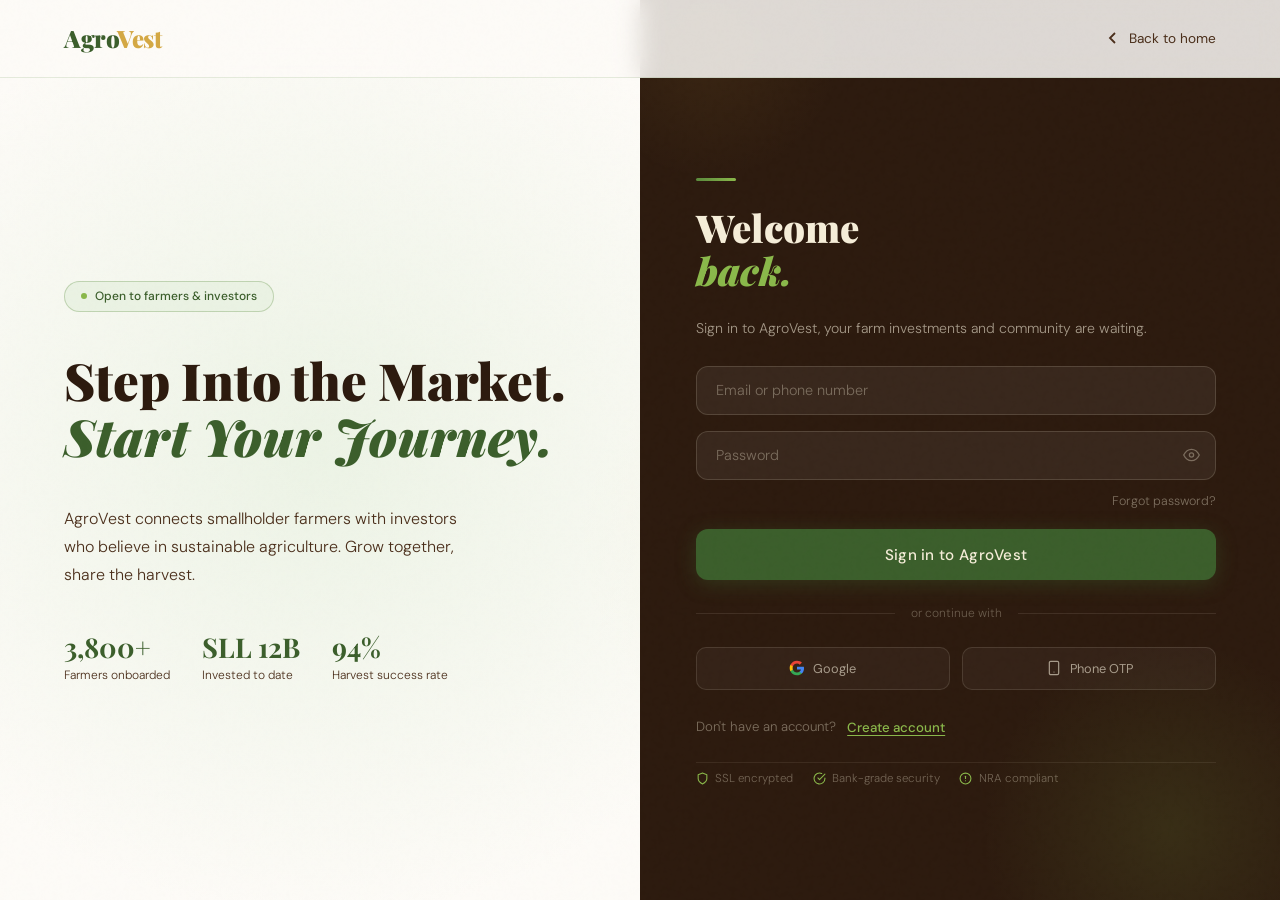
<file: Html_floder/log_in.html>
<!DOCTYPE html>
<html lang="en">
<head>
  <meta charset="UTF-8">
  <meta name="viewport" content="width=device-width, initial-scale=1.0">
  <title>AgroVest — Get Started</title>
  <link rel="preconnect" href="https://fonts.googleapis.com">
  <link href="https://fonts.googleapis.com/css2?family=Playfair+Display:ital,wght@0,700;0,900;1,700;1,900&family=DM+Sans:wght@300;400;500&display=swap" rel="stylesheet">
  <link rel="stylesheet" href="../css_floder/login.css">
    
</head>
<body>

  <nav>
    <a class="logo" href="#">Agro<span>Vest</span></a>
    <a class="nav-back" href="index.html">
      <svg viewBox="0 0 16 16" fill="none" stroke="currentColor" stroke-width="1.8">
        <path d="M10 3L5 8l5 5"/>
      </svg>
      Back to home
    </a>
  </nav>

  <section class="hero2">

    <!-- ── LEFT ── -->
    <div class="top_left">

      <div class="left-tag">
        Open to farmers &amp; investors
      </div>

      <h1>Step Into the Market.<br><em>Start Your Journey.</em></h1>

      <p class="left-desc">
        AgroVest connects smallholder farmers with investors who believe in sustainable agriculture. Grow together, share the harvest.
      </p>

      <!-- floating card stack -->
      <!-- <div class="left-visual">
        <div class="lv-card lv-back2"></div>
        <div class="lv-card lv-back1"></div>
        <div class="lv-card lv-main">
          <div class="lv-row">
            <div>
              <div class="lv-label">Active investment</div>
              <div class="lv-name">Cassava Farm — Bo District</div>
            </div>
            <div class="lv-amount">SLL 4.2M</div>
          </div>
          <div class="lv-bar-wrap"><div class="lv-bar"></div></div>
          <div class="lv-badge">
            <svg width="10" height="10" viewBox="0 0 10 10" fill="currentColor"><circle cx="5" cy="5" r="5"/></svg>
            Harvest in 42 days
          </div>
        </div>
      </div> -->

      <div class="left-stats">
        <div class="lst"><div class="lst-num">3,800+</div><div class="lst-label">Farmers onboarded</div></div>
        <div class="lst"><div class="lst-num">SLL 12B</div><div class="lst-label">Invested to date</div></div>
        <div class="lst"><div class="lst-num">94%</div><div class="lst-label">Harvest success rate</div></div>
      </div>

    </div>

    <!-- ── RIGHT (FORM) ── -->
    <div class="cta">

      <div class="cta-accent"></div>

      <h1 id="gs">Welcome<br><em>back.</em></h1>

      <p id="wl">Sign in to AgroVest, your farm investments and community are waiting.</p>

      <div id="register">
        <form action="" onsubmit="return loginAccount();">

          <input type="text" id="login-identifier" placeholder="Email or phone number" autocomplete="username">

          <div class="input-wrap">
            <input type="password" id="login-password" placeholder="Password" autocomplete="current-password">
            <button class="toggle-pw" type="button" onclick="togglePassword()" aria-label="Toggle password visibility">
              <svg id="eye-icon" width="17" height="17" viewBox="0 0 24 24" fill="none"
                   stroke="currentColor" stroke-width="1.8" stroke-linecap="round" stroke-linejoin="round">
                <path d="M1 12S5 4 12 4s11 8 11 8-4 8-11 8S1 12 1 12z"/>
                <circle cx="12" cy="12" r="3"/>
              </svg>
            </button>
          </div>

          <div class="forgot"><a href="#">Forgot password?</a></div>

          <button type="submit" id="register_bun">Sign in to AgroVest</button>
          <div id="login-error" style="display:none; margin-top:1rem; color:#E24B4A; font-size:0.92rem; font-weight:600;"></div>

        </form>
      </div>

      <div class="divider">
        <div class="divider-line"></div>
        <span class="divider-text">or continue with</span>
        <div class="divider-line"></div>
      </div>

      <div class="social-row">
        <button class="social-btn">
          <!-- Google G -->
          <svg viewBox="0 0 24 24" fill="none" xmlns="http://www.w3.org/2000/svg">
            <path d="M22.5 12.23c0-.77-.07-1.52-.2-2.23H12v4.26h5.92a5.08 5.08 0 01-2.2 3.33v2.77h3.56c2.08-1.92 3.28-4.74 3.28-8.13z" fill="#4285F4"/>
            <path d="M12 23c2.97 0 5.46-.98 7.28-2.64l-3.56-2.77c-.98.66-2.23 1.06-3.72 1.06-2.86 0-5.29-1.93-6.16-4.53H2.18v2.84C3.99 20.53 7.7 23 12 23z" fill="#34A853"/>
            <path d="M5.84 14.12A6.8 6.8 0 015.45 12c0-.73.13-1.44.39-2.12V7.04H2.18A11 11 0 001 12c0 1.77.42 3.45 1.18 4.96l3.66-2.84z" fill="#FBBC05"/>
            <path d="M12 5.38c1.62 0 3.06.56 4.21 1.64l3.15-3.15C17.45 2.09 14.97 1 12 1 7.7 1 3.99 3.47 2.18 7.04l3.66 2.84C6.71 7.31 9.14 5.38 12 5.38z" fill="#EA4335"/>
          </svg>
          Google
        </button>
        <button class="social-btn">
          <!-- Phone icon -->
          <svg viewBox="0 0 24 24" fill="none" stroke="currentColor" stroke-width="1.8" stroke-linecap="round" stroke-linejoin="round">
            <rect x="5" y="2" width="14" height="20" rx="2" ry="2"/>
            <line x1="12" y1="18" x2="12" y2="18"/>
          </svg>
          Phone OTP
        </button>
      </div>

      <div class="dha">
        <p id="dha_1">Don't have an account?</p>
        <a href="create.html"><button id="create_acount">Create account</button></a>
      </div>

      <div class="trust-row">
        <div class="trust-item">
          <svg viewBox="0 0 24 24" fill="none" stroke="currentColor" stroke-width="2" stroke-linecap="round" stroke-linejoin="round"><path d="M12 22s8-4 8-10V5l-8-3-8 3v7c0 6 8 10 8 10z"/></svg>
          SSL encrypted
        </div>
        <div class="trust-item">
          <svg viewBox="0 0 24 24" fill="none" stroke="currentColor" stroke-width="2" stroke-linecap="round" stroke-linejoin="round"><path d="M22 11.08V12a10 10 0 11-5.93-9.14"/><polyline points="22 4 12 14.01 9 11.01"/></svg>
          Bank-grade security
        </div>
        <div class="trust-item">
          <svg viewBox="0 0 24 24" fill="none" stroke="currentColor" stroke-width="2" stroke-linecap="round" stroke-linejoin="round"><circle cx="12" cy="12" r="10"/><line x1="12" y1="8" x2="12" y2="12"/><line x1="12" y1="16" x2="12.01" y2="16"/></svg>
          NRA compliant
        </div>
      </div>

    </div>
  </section>

  <script>
    function togglePassword() {
      const pw = document.getElementById('login-password');
      const icon = document.getElementById('eye-icon');
      if (pw.type === 'password') {
        pw.type = 'text';
        icon.innerHTML = `<path d="M17.94 17.94A10.07 10.07 0 0112 20c-7 0-11-8-11-8a18.45 18.45 0 015.06-5.94M9.9 4.24A9.12 9.12 0 0112 4c7 0 11 8 11 8a18.5 18.5 0 01-2.16 3.19m-6.72-1.07a3 3 0 11-4.24-4.24"/><line x1="1" y1="1" x2="23" y2="23"/>`;
      } else {
        pw.type = 'password';
        icon.innerHTML = `<path d="M1 12S5 4 12 4s11 8 11 8-4 8-11 8S1 12 1 12z"/><circle cx="12" cy="12" r="3"/>`;
      }
    }

    function normalizeAccountKey(key) {
      return key.trim().replace(/[\s-]/g, '').toLowerCase();
    }

    function getStoredAccounts() {
      try {
        return JSON.parse(localStorage.getItem('agrovest_accounts') || '{}');
      } catch (e) {
        return {};
      }
    }

    function showLoginError(message) {
      const error = document.getElementById('login-error');
      if (!error) return;
      error.textContent = message;
      error.style.display = 'block';
    }

    function hideLoginError() {
      const error = document.getElementById('login-error');
      if (!error) return;
      error.style.display = 'none';
    }

    function loginAccount() {
      hideLoginError();
      const identifier = document.getElementById('login-identifier').value.trim();
      const password = document.getElementById('login-password').value;

      if (!identifier || !password) {
        showLoginError('Please enter your email/phone and password.');
        return false;
      }

      const accountKey = normalizeAccountKey(identifier);
      const accounts = getStoredAccounts();
      const account = accounts[accountKey];

      if (!account) {
        showLoginError('No account found with that email or phone number.');
        return false;
      }

      if (account.password !== password) {
        showLoginError('Incorrect password. Please try again.');
        return false;
      }

      if (account.role === 'investor') {
        window.location.href = 'investors_dashboard.html';
      } else {
        window.location.href = 'farmer_dashboard.html';
      }
      return false;
    }
  </script>

</body>
</html>
</file>
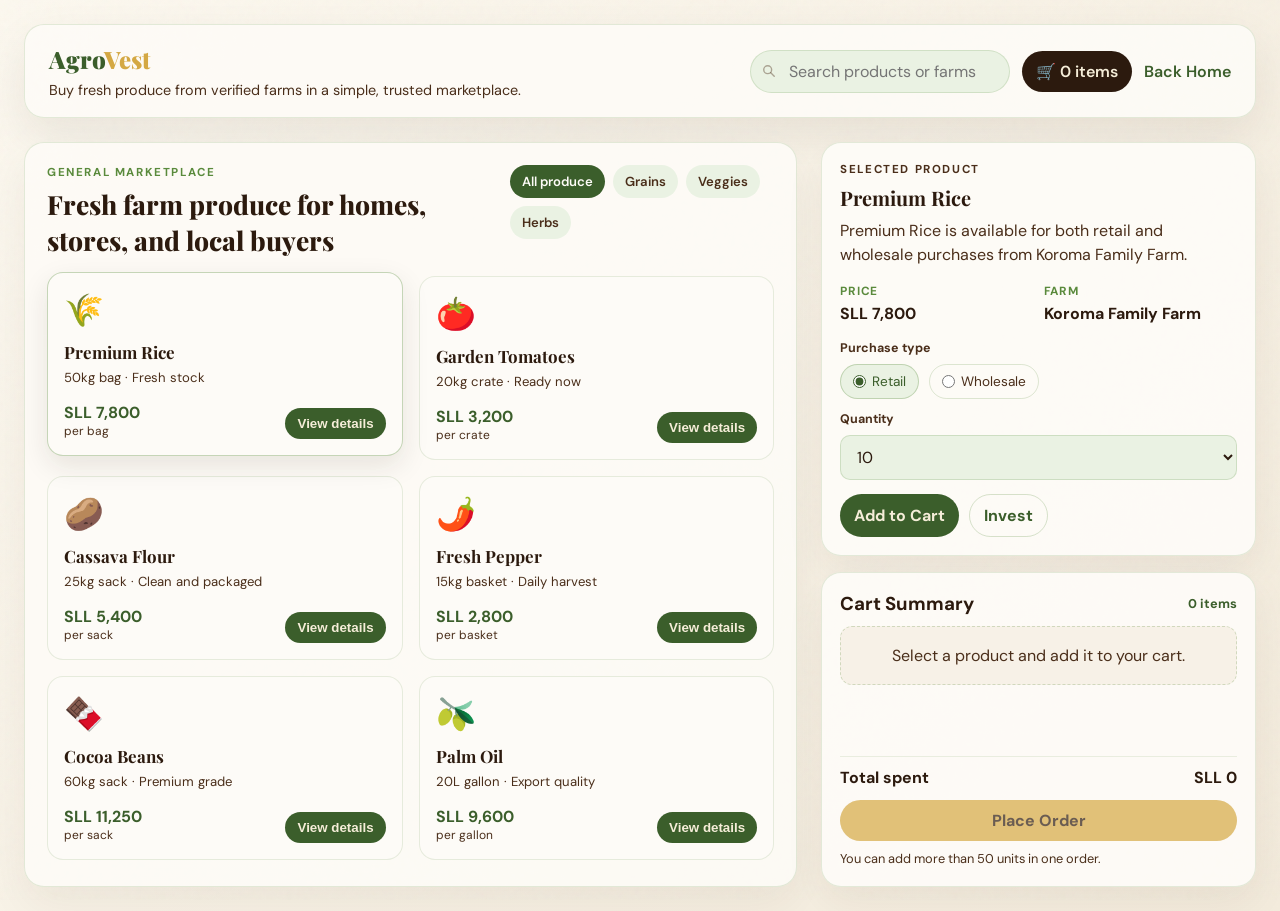
<file: Html_floder/market.html>
<!DOCTYPE html>
<html lang="en">
<head>
  <meta charset="UTF-8" />
  <meta name="viewport" content="width=device-width, initial-scale=1.0" />
  <title>AgroVest — Marketplace</title>
  <link rel="preconnect" href="https://fonts.googleapis.com" />
  <link href="https://fonts.googleapis.com/css2?family=Playfair+Display:ital,wght@0,700;0,900;1,700&family=DM+Sans:wght@300;400;500;700&display=swap" rel="stylesheet" />
  <link rel="stylesheet" href="../css_floder/market.css" />
</head>
<body>
  <div class="page-shell">
    <header class="market-header">
      <div class="brand-block">
        <div class="brand-logo">Agro<span>Vest</span></div>
        <p>Buy fresh produce from verified farms in a simple, trusted marketplace.</p>
      </div>

      <div class="header-tools">
        <label class="search-wrap">
          <svg viewBox="0 0 16 16" fill="none" stroke="currentColor" stroke-width="1.6" stroke-linecap="round"><circle cx="6.5" cy="6.5" r="4.5"/><line x1="10" y1="10" x2="14" y2="14"/></svg>
          <input id="searchInput" type="text" placeholder="Search products or farms" />
        </label>

        <div class="cart-pill">🛒 <span id="cart-count">0</span> items</div>
        <a class="ghost-link" href="index.html">Back Home</a>
      </div>
    </header>

    <main class="market-layout">
      <section class="products-section">
        <div class="section-heading">
          <div>
            <p class="eyebrow">General Marketplace</p>
            <h1>Fresh farm produce for homes, stores, and local buyers</h1>
          </div>
          <div class="chip-row">
            <span class="chip active">All produce</span>
            <span class="chip">Grains</span>
            <span class="chip">Veggies</span>
            <span class="chip">Herbs</span>
          </div>
        </div>

        <div class="products-grid" id="productsGrid">
          <article class="product-card active" data-name="Premium Rice" data-price="7800" data-farm="Koroma Family Farm" data-category="Grains" data-emoji="🌾">
            <div class="product-emoji">🌾</div>
            <div class="product-name">Premium Rice</div>
            <div class="product-meta">50kg bag · Fresh stock</div>
            <div class="product-footer">
              <div>
                <div class="price">SLL 7,800</div>
                <div class="price-label">per bag</div>
              </div>
              <button type="button" class="select-btn">View details</button>
            </div>
          </article>

          <article class="product-card" data-name="Garden Tomatoes" data-price="3200" data-farm="Mabinty Farm Co." data-category="Veggies" data-emoji="🍅">
            <div class="product-emoji">🍅</div>
            <div class="product-name">Garden Tomatoes</div>
            <div class="product-meta">20kg crate · Ready now</div>
            <div class="product-footer">
              <div>
                <div class="price">SLL 3,200</div>
                <div class="price-label">per crate</div>
              </div>
              <button type="button" class="select-btn">View details</button>
            </div>
          </article>

          <article class="product-card" data-name="Cassava Flour" data-price="5400" data-farm="Wurie Agro Supply" data-category="Grains" data-emoji="🥔">
            <div class="product-emoji">🥔</div>
            <div class="product-name">Cassava Flour</div>
            <div class="product-meta">25kg sack · Clean and packaged</div>
            <div class="product-footer">
              <div>
                <div class="price">SLL 5,400</div>
                <div class="price-label">per sack</div>
              </div>
              <button type="button" class="select-btn">View details</button>
            </div>
          </article>

          <article class="product-card" data-name="Fresh Pepper" data-price="2800" data-farm="Bo Valley Farms" data-category="Veggies" data-emoji="🌶️">
            <div class="product-emoji">🌶️</div>
            <div class="product-name">Fresh Pepper</div>
            <div class="product-meta">15kg basket · Daily harvest</div>
            <div class="product-footer">
              <div>
                <div class="price">SLL 2,800</div>
                <div class="price-label">per basket</div>
              </div>
              <button type="button" class="select-btn">View details</button>
            </div>
          </article>

          <article class="product-card" data-name="Cocoa Beans" data-price="11250" data-farm="Kono Highlands" data-category="Herbs" data-emoji="🍫">
            <div class="product-emoji">🍫</div>
            <div class="product-name">Cocoa Beans</div>
            <div class="product-meta">60kg sack · Premium grade</div>
            <div class="product-footer">
              <div>
                <div class="price">SLL 11,250</div>
                <div class="price-label">per sack</div>
              </div>
              <button type="button" class="select-btn">View details</button>
            </div>
          </article>

          <article class="product-card" data-name="Palm Oil" data-price="9600" data-farm="Mende Harvest Hub" data-category="Herbs" data-emoji="🫒">
            <div class="product-emoji">🫒</div>
            <div class="product-name">Palm Oil</div>
            <div class="product-meta">20L gallon · Export quality</div>
            <div class="product-footer">
              <div>
                <div class="price">SLL 9,600</div>
                <div class="price-label">per gallon</div>
              </div>
              <button type="button" class="select-btn">View details</button>
            </div>
          </article>
        </div>
      </section>

      <aside class="side-panel">
        <div class="detail-card">
          <p class="eyebrow">Selected Product</p>
          <h2 id="detailTitle">Premium Rice</h2>
          <p id="detailDesc">Bulk buying is available for households and small retailers.</p>

          <div class="detail-meta">
            <div>
              <span class="meta-label">Price</span>
              <div id="detailPrice" class="meta-value">SLL 7,800</div>
            </div>
            <div>
              <span class="meta-label">Farm</span>
              <div id="detailFarm" class="meta-value">Koroma Family Farm</div>
            </div>
          </div>

          <div class="form-group">
            <label class="field-label">Purchase type</label>
            <div class="choice-row">
              <label class="choice-pill active">
                <input type="radio" name="saleType" value="Retail" checked />
                Retail
              </label>
              <label class="choice-pill">
                <input type="radio" name="saleType" value="Wholesale" />
                Wholesale
              </label>
            </div>
          </div>

          <div class="form-group">
            <label class="field-label" for="quantitySelect">Quantity</label>
            <select id="quantitySelect">
              <option value="1">1</option>
              <option value="2">2</option>
              <option value="3">3</option>
              <option value="4">4</option>
              <option value="5">5</option>
              <option value="6">6</option>
              <option value="7">7</option>
              <option value="8">8</option>
              <option value="9">9</option>
              <option value="10">10</option>
              <option value="11">11</option>
              <option value="12">12</option>
              <option value="13">13</option>
              <option value="14">14</option>
              <option value="15">15</option>
              <option value="16">16</option>
              <option value="17">17</option>
              <option value="18">18</option>
              <option value="19">19</option>
              <option value="20">20</option>
                <option value="30">30</option>
                <option value="40">40</option>
                <option value="50">50</option>
                <option value="60">60</option>   
              <option value="70">70</option>
              <option value="80">80</option>
              <option value="90">90</option>
              <option value="100">100</option>
            </select>
          </div>

          <div class="detail-actions">
            <button type="button" id="addToCartBtn" class="btn btn-primary">Add to Cart</button>
            <a href="create.html"><button type="button" id="investBtn" class="btn btn-ghost">Invest</button></a>
            
          </div>
        </div>

        <div class="cart-card">
          <div class="cart-header">
            <h3>Cart Summary</h3>
            <span class="cart-badge" id="cartBadge">0 items</span>
          </div>

          <div id="cartItems" class="cart-items">
            <div class="empty-state">Select a product and add it to your cart.</div>
          </div>

          <div class="cart-total">
            <span>Total spent</span>
            <strong id="cartTotal">SLL 0</strong>
          </div>

          <button type="button" id="purchaseBtn" class="btn btn-accent">Place Order</button>
          <p id="statusMessage" class="status-message">You can add more than 50 units in one order.</p>
        </div>
      </aside>
    </main>
  </div>

  <script>
    const productCards = Array.from(document.querySelectorAll('.product-card'));
    const detailTitle = document.getElementById('detailTitle');
    const detailDesc = document.getElementById('detailDesc');
    const detailPrice = document.getElementById('detailPrice');
    const detailFarm = document.getElementById('detailFarm');
    const quantitySelect = document.getElementById('quantitySelect');
    const addToCartBtn = document.getElementById('addToCartBtn');
    const investBtn = document.getElementById('investBtn');
    const cartItems = document.getElementById('cartItems');
    const cartCount = document.getElementById('cart-count');
    const cartBadge = document.getElementById('cartBadge');
    const cartTotal = document.getElementById('cartTotal');
    const purchaseBtn = document.getElementById('purchaseBtn');
    const statusMessage = document.getElementById('statusMessage');
    const searchInput = document.getElementById('searchInput');

    let selectedProduct = null;
    let cart = [];

    function formatMoney(value) {
      return `SLL ${value.toLocaleString()}`;
    }

    function updateDetail(product) {
      selectedProduct = product;
      detailTitle.textContent = product.name;
      detailDesc.textContent = `${product.name} is available for both retail and wholesale purchases from ${product.farm}.`;
      detailPrice.textContent = formatMoney(product.price);
      detailFarm.textContent = product.farm;
      quantitySelect.value = '10';
      document.querySelectorAll('.choice-pill').forEach((pill) => {
        pill.classList.toggle('active', pill.querySelector('input').checked);
      });
    }

    function renderCart() {
      const total = cart.reduce((sum, item) => sum + item.price * item.quantity, 0);
      cartCount.textContent = cart.length;
      cartBadge.textContent = `${cart.length} item${cart.length === 1 ? '' : 's'}`;
      cartTotal.textContent = formatMoney(total);
      purchaseBtn.disabled = cart.length === 0;

      if (cart.length === 0) {
        cartItems.innerHTML = '<div class="empty-state">Select a product and add it to your cart.</div>';
        return;
      }

      cartItems.innerHTML = cart.map((item) => `
        <div class="cart-item">
          <div>
            <div class="cart-item-title">${item.name}</div>
            <div class="cart-item-meta">${item.saleType} · Qty ${item.quantity}</div>
          </div>
          <div class="cart-item-price">${formatMoney(item.price * item.quantity)}</div>
        </div>
      `).join('');
    }

    productCards.forEach((card) => {
      card.addEventListener('click', () => {
        const product = {
          name: card.dataset.name,
          price: Number(card.dataset.price),
          farm: card.dataset.farm,
          category: card.dataset.category,
          emoji: card.dataset.emoji
        };

        productCards.forEach((item) => item.classList.remove('active'));
        card.classList.add('active');
        updateDetail(product);
      });
    });

    addToCartBtn.addEventListener('click', () => {
      if (!selectedProduct) {
        statusMessage.textContent = 'Choose a product first.';
        return;
      }

      const quantity = Number(quantitySelect.value);
      const saleType = document.querySelector('input[name="saleType"]:checked').value;
      const existing = cart.find((item) => item.name === selectedProduct.name && item.saleType === saleType);

      if (existing) {
        existing.quantity += quantity;
      } else {
        cart.push({
          name: selectedProduct.name,
          price: selectedProduct.price,
          quantity,
          saleType,
          farm: selectedProduct.farm
        });
      }

      renderCart();
      statusMessage.textContent = `${selectedProduct.name} added to cart. You can keep adding more items.`;
    });

    investBtn.addEventListener('click', () => {
      if (!selectedProduct) {
        statusMessage.textContent = 'Select a product to start an investment request.';
        return;
      }
      statusMessage.textContent = `Investment interest recorded for ${selectedProduct.name}.`;
    });

    purchaseBtn.addEventListener('click', () => {
      if (cart.length === 0) {
        statusMessage.textContent = 'Your cart is empty.';
        return;
      }

      const total = cart.reduce((sum, item) => sum + item.price * item.quantity, 0);
      statusMessage.textContent = `Order placed successfully for ${formatMoney(total)}.`;
      cart = [];
      renderCart();
    });

    searchInput.addEventListener('input', (event) => {
      const query = event.target.value.trim().toLowerCase();
      productCards.forEach((card) => {
        const text = `${card.dataset.name} ${card.dataset.farm} ${card.dataset.category}`.toLowerCase();
        card.style.display = text.includes(query) ? 'flex' : 'none';
      });
    });

    document.querySelectorAll('.choice-pill').forEach((pill) => {
      pill.addEventListener('click', () => {
        document.querySelectorAll('.choice-pill').forEach((item) => item.classList.remove('active'));
        pill.classList.add('active');
        pill.querySelector('input').checked = true;
      });
    });

    updateDetail({
      name: 'Premium Rice',
      price: 7800,
      farm: 'Koroma Family Farm',
      category: 'Grains',
      emoji: '🌾'
    });
    renderCart();
  </script>
</body>
</html>
</file>
<file: css_floder/create.css>
:root {
      --soil:   #2C1A0E;
      --bark:   #4A2E1A;
      --moss:   #3B5E2B;
      --leaf:   #5A8A3C;
      --sprout: #8AB84A;
      --straw:  #D4A843;
      --cream:  #F5EDD8;
      --mist:   #EAF2E3;
      --white:  #FDFBF7;
    }

    *, *::before, *::after { margin: 0; padding: 0; box-sizing: border-box; }
    html { scroll-behavior: smooth; }

    body {
      background: var(--white);
      color: var(--soil);
      font-family: 'DM Sans', sans-serif;
      font-weight: 300;
      min-height: 100vh;
      overflow-x: hidden;
    }

    /* noise overlay */
    body::before {
      content: '';
      position: fixed; inset: 0;
      background-image: url("data:image/svg+xml,%3Csvg viewBox='0 0 200 200' xmlns='http://www.w3.org/2000/svg'%3E%3Cfilter id='n'%3E%3CfeTurbulence type='fractalNoise' baseFrequency='0.75' numOctaves='4' stitchTiles='stitch'/%3E%3C/filter%3E%3Crect width='100%25' height='100%25' filter='url(%23n)' opacity='0.04'/%3E%3C/svg%3E");
      pointer-events: none; z-index: 9999; opacity: 0.4;
    }

    /* ── NAV ── */
    nav {
      position: fixed; top: 0; left: 0; right: 0; z-index: 200;
      display: flex; align-items: center; justify-content: space-between;
      padding: 1.4rem 4rem;
      background: rgba(253,251,247,0.88);
      backdrop-filter: blur(14px);
      border-bottom: 1px solid rgba(90,138,60,0.15);
    }

    .logo {
      font-family: 'Playfair Display', serif;
      font-size: 1.5rem; font-weight: 900;
      color: var(--moss); letter-spacing: -0.5px;
      text-decoration: none;
    }
    .logo span { color: var(--straw); }

    .nav-back {
      display: flex; align-items: center; gap: 0.5rem;
      font-size: 0.85rem; font-weight: 400; color: var(--bark);
      text-decoration: none; transition: color 0.2s;
      cursor: pointer; background: none; border: none;
    }
    .nav-back:hover { color: var(--leaf); }

    .nav-step {
      display: flex; align-items: center; gap: 0.5rem;
      font-size: 0.8rem; color: var(--bark);
    }
    .step-dot {
      width: 22px; height: 22px; border-radius: 50%;
      display: flex; align-items: center; justify-content: center;
      font-size: 0.68rem; font-weight: 500;
      background: rgba(90,138,60,0.12); color: var(--moss);
      transition: all 0.3s;
    }
    .step-dot.active { background: var(--moss); color: var(--cream); }
    .step-dot.done   { background: var(--sprout); color: var(--white); }
    .step-line { width: 28px; height: 1px; background: rgba(90,138,60,0.2); }

    /* ── PAGE WRAPPER ── */
    .page-wrap {
      min-height: 100vh;
      display: grid;
      grid-template-columns: 1fr 1.08fr;
      position: relative;
    }

    /* ── LEFT PANEL — ambient info side ── */
    .left-panel {
      position: relative;
      background: var(--soil);
      display: flex; flex-direction: column;
      justify-content: center;
      padding: 9rem 3.5rem 4rem 4rem;
      overflow: hidden;
    }

    .left-panel::before {
      content: '';
      position: absolute; bottom: -100px; right: -80px;
      width: 420px; height: 420px; border-radius: 50%;
      background: radial-gradient(circle, rgba(138,184,74,0.13) 0%, transparent 70%);
    }
    .left-panel::after {
      content: '';
      position: absolute; top: -70px; left: -50px;
      width: 280px; height: 280px; border-radius: 50%;
      background: radial-gradient(circle, rgba(212,168,67,0.09) 0%, transparent 65%);
    }

    .lp-accent {
      width: 36px; height: 3px; border-radius: 2px;
      background: linear-gradient(90deg, var(--leaf), var(--sprout));
      margin-bottom: 1.8rem;
      animation: fadeUp 0.7s ease both;
    }

    .lp-tag {
      display: inline-flex; align-items: center; gap: 0.5rem;
      background: rgba(138,184,74,0.12);
      border: 1px solid rgba(138,184,74,0.25);
      padding: 0.38rem 0.9rem; border-radius: 100px;
      font-size: 0.73rem; font-weight: 500;
      color: var(--sprout); width: fit-content;
      margin-bottom: 1.4rem;
      animation: fadeUp 0.7s 0.05s ease both;
    }
    .lp-tag::before {
      content: ''; width: 6px; height: 6px;
      background: var(--sprout); border-radius: 50%;
      animation: pulse 2s infinite;
    }

    .lp-heading {
      font-family: 'Playfair Display', serif;
      font-size: clamp(2rem, 3.2vw, 3rem);
      font-weight: 900; line-height: 1.1;
      color: var(--cream);
      animation: fadeUp 0.7s 0.1s ease both;
      margin-bottom: 1.2rem;
    }
    .lp-heading em { font-style: italic; color: var(--sprout); }

    .lp-desc {
      font-size: 0.9rem; line-height: 1.75;
      color: rgba(245,237,216,0.58);
      font-weight: 300; max-width: 380px;
      animation: fadeUp 0.7s 0.15s ease both;
      margin-bottom: 2.5rem;
    }

    /* role preview cards */
    .role-previews {
      display: flex; flex-direction: column; gap: 0.9rem;
      animation: fadeUp 0.7s 0.2s ease both;
      position: relative; z-index: 1;
    }

    .rp-card {
      display: flex; align-items: center; gap: 1rem;
      background: rgba(255,255,255,0.05);
      border: 1px solid rgba(255,255,255,0.08);
      border-radius: 14px; padding: 1rem 1.2rem;
      transition: all 0.3s;
      cursor: default;
    }
    .rp-card:hover {
      background: rgba(255,255,255,0.09);
      border-color: rgba(138,184,74,0.25);
      transform: translateX(4px);
    }

    .rp-icon {
      width: 42px; height: 42px; border-radius: 10px;
      display: flex; align-items: center; justify-content: center;
      font-size: 1.3rem; flex-shrink: 0;
    }
    .rp-icon.farmer  { background: rgba(90,138,60,0.2); }
    .rp-icon.investor{ background: rgba(212,168,67,0.15); }

    .rp-text { display: flex; flex-direction: column; gap: 0.15rem; }
    .rp-title { font-size: 0.88rem; font-weight: 500; color: var(--cream); }
    .rp-sub   { font-size: 0.74rem; color: rgba(245,237,216,0.4); }

    .rp-badge {
      margin-left: auto;
      font-size: 0.68rem; font-weight: 500;
      padding: 0.25rem 0.7rem; border-radius: 100px;
    }
    .rp-badge.farmer  { background: rgba(90,138,60,0.2); color: var(--sprout); }
    .rp-badge.investor{ background: rgba(212,168,67,0.15); color: var(--straw); }

    /* stats at bottom */
    .lp-stats {
      display: flex; gap: 2rem; margin-top: 2.5rem;
      padding-top: 2rem;
      /* border-top: 1px solid rgba(245,237,216,0.08); */
      animation: fadeUp 0.7s 0.25s ease both;
      position: relative; z-index: 1;
    }
    .lps { display: flex; flex-direction: column; gap: 0.15rem; }
    .lps-num {
      font-family: 'Playfair Display', serif;
      font-size: 1.55rem; font-weight: 700; color: var(--sprout);
    }
    .lps-label { font-size: 0.7rem; color: rgba(245,237,216,0.38); }

    /* ── RIGHT PANEL — form side ── */
    .right-panel {
      position: relative;
      display: flex; flex-direction: column;
      justify-content: center;
      padding: 9rem 4rem 4rem 3.5rem;
      background: var(--white);
      overflow: hidden;
    }

    /* subtle ambient glow */
    .right-panel::before {
      content: '';
      position: absolute; top: 0; right: 0;
      width: 400px; height: 400px; border-radius: 50%;
      background: radial-gradient(circle, rgba(138,184,74,0.06) 0%, transparent 65%);
    }

    /* ── STEP SCREENS ── */
    .step-screen {
      display: none; flex-direction: column; gap: 0; position: relative; z-index: 1;
    }
    .step-screen.active { display: flex; animation: fadeUp 0.5s ease both; }

    .form-heading {
      font-family: 'Playfair Display', serif;
      font-size: clamp(1.8rem, 2.8vw, 2.4rem);
      font-weight: 900; line-height: 1.1;
      color: var(--soil); margin-bottom: 0.5rem;
    }
    .form-heading em { font-style: italic; color: var(--moss); }

    .form-sub {
      font-size: 0.88rem; color: var(--bark);
      font-weight: 300; line-height: 1.65;
      margin-bottom: 2rem;
    }

    /* ── ROLE SELECTOR (Step 1) ── */
    .role-selector {
      display: grid; grid-template-columns: 1fr 1fr;
      gap: 1rem; margin-bottom: 2rem;
    }

    .role-card {
      position: relative;
      border: 1.5px solid rgba(90,138,60,0.18);
      border-radius: 16px; padding: 1.6rem 1.2rem;
      cursor: pointer; transition: all 0.28s;
      background: var(--white);
      overflow: hidden;
    }

    .role-card::before {
      content: '';
      position: absolute; top: 0; left: 0; right: 0;
      height: 3px; border-radius: 2px 2px 0 0;
      opacity: 0; transition: opacity 0.28s;
    }
    .role-card.farmer::before  { background: linear-gradient(90deg, var(--moss), var(--sprout)); }
    .role-card.investor::before{ background: linear-gradient(90deg, var(--straw), #e8c460); }

    .role-card:hover {
      border-color: rgba(90,138,60,0.4);
      transform: translateY(-3px);
      box-shadow: 0 8px 28px rgba(44,26,14,0.08);
    }
    .role-card:hover::before { opacity: 1; }

    .role-card.selected {
      border-color: var(--moss);
      background: var(--mist);
      box-shadow: 0 6px 24px rgba(59,94,43,0.12);
    }
    .role-card.selected.investor {
      border-color: var(--straw);
      background: #fdf6e8;
      box-shadow: 0 6px 24px rgba(212,168,67,0.14);
    }
    .role-card.selected::before { opacity: 1; }

    /* checkmark */
    .role-check {
      position: absolute; top: 0.8rem; right: 0.8rem;
      width: 20px; height: 20px; border-radius: 50%;
      border: 1.5px solid rgba(90,138,60,0.3);
      display: flex; align-items: center; justify-content: center;
      transition: all 0.25s;
    }
    .role-card.selected .role-check { background: var(--moss); border-color: var(--moss); }
    .role-card.selected.investor .role-check { background: var(--straw); border-color: var(--straw); }
    .role-check svg { opacity: 0; transition: opacity 0.2s; width: 10px; height: 10px; }
    .role-card.selected .role-check svg { opacity: 1; }

    .role-emoji {
      font-size: 2rem; margin-bottom: 0.8rem; display: block;
      filter: saturate(1.1);
    }
    .role-name {
      font-family: 'Playfair Display', serif;
      font-size: 1.05rem; font-weight: 700;
      color: var(--soil); margin-bottom: 0.35rem;
    }
    .role-desc {
      font-size: 0.78rem; color: var(--bark);
      line-height: 1.55; font-weight: 300;
    }
    .role-perks {
      margin-top: 0.9rem; display: flex; flex-direction: column; gap: 0.3rem;
    }
    .role-perk {
      display: flex; align-items: center; gap: 0.4rem;
      font-size: 0.73rem; color: var(--moss); font-weight: 400;
    }
    .role-card.selected.investor .role-perk { color: var(--bark); }
    .role-perk svg { width: 11px; height: 11px; flex-shrink: 0; color: var(--sprout); }
    .role-card.selected.investor .role-perk svg { color: var(--straw); }

    /* ── FORM FIELDS ── */
    .fields { display: flex; flex-direction: column; gap: 0.9rem; }

    .field-row { display: grid; grid-template-columns: 1fr 1fr; gap: 0.9rem; }

    .field-group { display: flex; flex-direction: column; gap: 0.4rem; }

    .field-label {
      font-size: 0.75rem; font-weight: 500;
      color: var(--bark); letter-spacing: 0.2px;
    }

    .field-wrap { position: relative; }

    .field-wrap svg.field-icon {
      position: absolute; left: 0.95rem; top: 50%;
      transform: translateY(-50%);
      width: 15px; height: 15px; color: rgba(74,46,26,0.35);
      pointer-events: none; flex-shrink: 0;
    }

    input, select {
      width: 100%;
      padding: 0.82rem 1rem 0.82rem 2.5rem;
      border-radius: 10px;
      border: 1px solid rgba(90,138,60,0.2);
      background: var(--white);
      color: var(--soil);
      font-family: 'DM Sans', sans-serif;
      font-size: 0.88rem; font-weight: 300;
      outline: none;
      transition: border-color 0.25s, box-shadow 0.25s, background 0.2s;
      appearance: none;
    }

    input::placeholder { color: rgba(74,46,26,0.32); }
    select { color: var(--bark); cursor: pointer; }

    input:focus, select:focus {
      border-color: var(--moss);
      background: var(--mist);
      box-shadow: 0 0 0 3px rgba(59,94,43,0.1);
    }

    /* select arrow */
    .select-wrap { position: relative; }
    .select-wrap select { padding-right: 2.2rem; }
    .select-wrap::after {
      content: '';
      position: absolute; right: 0.9rem; top: 50%;
      transform: translateY(-50%);
      width: 0; height: 0;
      border-left: 4px solid transparent;
      border-right: 4px solid transparent;
      border-top: 5px solid var(--bark);
      pointer-events: none;
      opacity: 0.5;
    }

    /* password toggle */
    .pw-toggle {
      position: absolute; right: 0.9rem; top: 50%;
      transform: translateY(-50%);
      background: none; border: none; cursor: pointer;
      color: rgba(74,46,26,0.3); transition: color 0.2s;
      display: flex; align-items: center;
    }
    .pw-toggle:hover { color: var(--moss); }
    .pw-toggle svg { width: 15px; height: 15px; }

    /* password strength bar */
    .pw-strength { margin-top: 0.35rem; }
    .pw-bar-track {
      height: 3px; border-radius: 2px;
      background: rgba(90,138,60,0.12);
      overflow: hidden;
    }
    .pw-bar-fill {
      height: 3px; border-radius: 2px;
      width: 0%; transition: width 0.4s ease, background 0.4s ease;
    }
    .pw-hint { font-size: 0.68rem; color: var(--bark); margin-top: 0.25rem; opacity: 0.6; }

    /* terms checkbox */
    .terms-row {
      display: flex; align-items: flex-start; gap: 0.7rem;
      margin-top: 0.3rem;
    }
    .terms-row input[type="checkbox"] {
      width: 16px; height: 16px; min-width: 16px;
      padding: 0; border-radius: 4px;
      border: 1.5px solid rgba(90,138,60,0.3);
      background: var(--white); cursor: pointer;
      accent-color: var(--moss);
      margin-top: 2px;
    }
    .terms-text {
      font-size: 0.78rem; color: var(--bark); font-weight: 300; line-height: 1.55;
    }
    .terms-text a {
      color: var(--moss); text-decoration: underline;
      text-underline-offset: 2px; cursor: pointer;
    }
    .terms-text a:hover { color: var(--leaf); }

    /* submit button */
    .btn-submit {
      width: 100%;
      background: var(--moss); color: var(--cream);
      padding: 0.95rem; border-radius: 10px;
      font-family: 'DM Sans', sans-serif;
      font-size: 0.95rem; font-weight: 500;
      border: none; cursor: pointer; margin-top: 0.5rem;
      transition: all 0.25s;
      box-shadow: 0 4px 18px rgba(59,94,43,0.3);
      letter-spacing: 0.2px;
      display: flex; align-items: center; justify-content: center; gap: 0.5rem;
    }
    .btn-submit:hover {
      background: var(--leaf);
      transform: translateY(-2px);
      box-shadow: 0 8px 26px rgba(59,94,43,0.38);
    }
    .btn-submit:active { transform: translateY(0); }

    .btn-submit svg { width: 15px; height: 15px; transition: transform 0.2s; }
    .btn-submit:hover svg { transform: translateX(3px); }

    /* investor tint on submit */
    .btn-submit.inv {
      background: var(--straw); color: var(--soil);
      box-shadow: 0 4px 18px rgba(212,168,67,0.3);
    }
    .btn-submit.inv:hover {
      background: #c49a38;
      box-shadow: 0 8px 26px rgba(212,168,67,0.38);
    }

    .dashboard-links {
      display: flex;
      gap: 0.9rem;
      flex-wrap: wrap;
    }
    .dashboard-link {
      flex: 1 1 calc(50% - 0.45rem);
      min-width: 160px;
      display: inline-flex;
      align-items: center;
      justify-content: center;
      padding: 0.95rem 1rem;
      border-radius: 10px;
      background: rgba(90,138,60,0.08);
      color: var(--moss);
      text-decoration: none;
      font-weight: 600;
      transition: transform 0.2s, background 0.2s;
      border: 1px solid rgba(90,138,60,0.15);
    }
    .dashboard-link:hover {
      background: rgba(90,138,60,0.16);
      transform: translateY(-2px);
    }
    .dashboard-link.investor {
      background: rgba(212,168,67,0.12);
      color: var(--bark);
      border-color: rgba(212,168,67,0.2);
    }
    .dashboard-link.investor:hover {
      background: rgba(212,168,67,0.18);
    }

    /* back button (step 2+) */
    .btn-back {
      background: none; border: none; cursor: pointer;
      font-family: 'DM Sans', sans-serif;
      font-size: 0.83rem; font-weight: 400; color: var(--bark);
      display: flex; align-items: center; gap: 0.4rem;
      transition: color 0.2s; padding: 0; margin-bottom: 1.6rem;
    }
    .btn-back:hover { color: var(--moss); }
    .btn-back svg { width: 14px; height: 14px; }

    /* divider */
    .or-row {
      display: flex; align-items: center; gap: 0.8rem; margin: 0.8rem 0;
    }
    .or-line { flex: 1; height: 1px; background: rgba(90,138,60,0.13); }
    .or-text  { font-size: 0.73rem; color: rgba(74,46,26,0.35); }

    /* social */
    .social-row { display: flex; gap: 0.7rem; }
    .social-btn {
      flex: 1; display: flex; align-items: center; justify-content: center; gap: 0.45rem;
      padding: 0.68rem;
      border-radius: 9px;
      border: 1px solid rgba(90,138,60,0.18);
      background: var(--white);
      color: var(--bark);
      font-family: 'DM Sans', sans-serif;
      font-size: 0.78rem; font-weight: 400;
      cursor: pointer; transition: all 0.2s;
    }
    .social-btn:hover {
      background: var(--mist);
      border-color: rgba(90,138,60,0.35);
      color: var(--moss);
    }
    .social-btn svg { width: 15px; height: 15px; }

    /* sign-in link row */
    .signin-row {
      display: flex; align-items: center; gap: 0.5rem;
      margin-top: 1.2rem;
    }
    .signin-row p {
      font-size: 0.8rem; color: rgba(74,46,26,0.5); font-weight: 300;
    }
    .signin-row a {
      font-size: 0.8rem; font-weight: 500;
      color: var(--moss); text-decoration: underline;
      text-underline-offset: 2px; cursor: pointer;
    }
    .signin-row a:hover { color: var(--leaf); }

    /* progress bar top of right panel */
    .progress-bar {
      position: absolute; top: 0; left: 0; right: 0;
      height: 3px; background: rgba(90,138,60,0.1);
    }
    .progress-fill {
      height: 3px;
      background: linear-gradient(90deg, var(--moss), var(--sprout));
      transition: width 0.5s ease;
      border-radius: 0 2px 2px 0;
    }

    /* success screen */
    .success-icon {
      width: 68px; height: 68px; border-radius: 50%;
      background: var(--mist);
      border: 2px solid rgba(90,138,60,0.2);
      display: flex; align-items: center; justify-content: center;
      margin-bottom: 1.5rem;
      animation: popIn 0.5s cubic-bezier(0.175,0.885,0.32,1.275) both;
    }
    .success-icon svg { width: 32px; height: 32px; color: var(--moss); }
    @keyframes popIn {
      from { transform: scale(0.5); opacity: 0; }
      to   { transform: scale(1);   opacity: 1; }
    }
    .success-perks { display: flex; flex-direction: column; gap: 0.7rem; margin: 1.5rem 0; }
    .success-perk {
      display: flex; align-items: center; gap: 0.7rem;
      background: var(--mist); border-radius: 10px;
      padding: 0.7rem 1rem; font-size: 0.82rem; color: var(--soil);
    }
    .success-perk svg { width: 14px; height: 14px; color: var(--moss); flex-shrink: 0; }

    /* field note */
    .field-note { font-size: 0.7rem; color: rgba(74,46,26,0.4); margin-top: 0.25rem; }

    /* select without icon */
    .no-icon { padding-left: 1rem; }

    @keyframes fadeUp {
      from { opacity: 0; transform: translateY(20px); }
      to   { opacity: 1; transform: translateY(0); }
    }
    @keyframes pulse {
      0%,100% { transform: scale(1); opacity: 1; }
      50%      { transform: scale(1.4); opacity: 0.6; }
    }

    /* ── RESPONSIVE ── */
    @media (max-width: 860px) {
      nav { padding: 1.2rem 1.4rem; }
      .page-wrap { grid-template-columns: 1fr; }
      .left-panel { display: none; }
      .right-panel { padding: 7rem 1.5rem 3rem; }
      .role-selector { grid-template-columns: 1fr 1fr; }
      .field-row { grid-template-columns: 1fr; }
    }
</file>
<file: css_floder/farmer_dashboard.css>
:root{
  --soil:#2C1A0E;--bark:#4A2E1A;--moss:#3B5E2B;--leaf:#5A8A3C;
  --sprout:#8AB84A;--straw:#D4A843;--cream:#F5EDD8;--mist:#EAF2E3;
  --white:#FDFBF7;--rust:#A63D2F;--sky:#3A7EBF;
  --sidebar:220px;--topbar:62px;
}
*,*::before,*::after{margin:0;padding:0;box-sizing:border-box}
html{scroll-behavior:smooth}
body{font-family:'DM Sans','Segoe UI Emoji','Apple Color Emoji','Noto Color Emoji',sans-serif;font-weight:300;background:#F2EDE3;color:var(--soil);min-height:100vh;overflow-x:hidden;font-variant-emoji:emoji;position:relative;isolation:isolate}
body, body * { font-variant-emoji: emoji; }

/* noise */
body::before{content:'';position:fixed;inset:0;background-image:url("data:image/svg+xml,%3Csvg viewBox='0 0 200 200' xmlns='http://www.w3.org/2000/svg'%3E%3Cfilter id='n'%3E%3CfeTurbulence type='fractalNoise' baseFrequency='0.75' numOctaves='4' stitchTiles='stitch'/%3E%3C/filter%3E%3Crect width='100%25' height='100%25' filter='url(%23n)' opacity='0.04'/%3E%3C/svg%3E");pointer-events:none;z-index:0;opacity:0.3}
body > * { position: relative; z-index: 1; }

/* ── LAYOUT ── */
.layout{display:grid;grid-template-columns:var(--sidebar) 1fr;grid-template-rows:var(--topbar) 1fr;min-height:100vh}
.layout.sidebar-hidden{grid-template-columns:0 1fr}
.layout.sidebar-hidden .sidebar{display:none;width:0;min-width:0;visibility:hidden;opacity:0;pointer-events:none}
.layout.sidebar-hidden .topbar-brand{width:60px}
.layout.sidebar-hidden .brand-logo{font-size:1rem}
.layout.sidebar-hidden .topbar-search{padding-left:1rem}
.layout.sidebar-hidden .topbar-actions{margin-left:auto}
.page-back{margin-bottom:1rem}
.listing-form-card{background:var(--white);border:1px solid rgba(90,138,60,0.14);border-radius:14px;padding:1.2rem;display:none;box-shadow:0 16px 35px rgba(44,26,14,0.08)}
.cal-layout{display:grid;grid-template-columns:1fr 320px;gap:1.2rem;align-items:start}
.cal-layout.calendar-hidden{grid-template-columns:1fr}
.cal-layout.calendar-hidden .reminder-panel{display:none}
.reminder-panel{transition:all .2s ease}
.listing-form-card.active{display:block}
.lf-row{display:grid;grid-template-columns:1fr 1fr;gap:1rem}
.lf-group{display:flex;flex-direction:column;gap:0.35rem}
.lf-label{font-size:0.72rem;color:var(--bark);font-weight:500}
.lf-input{width:100%;padding:0.75rem 0.9rem;border-radius:10px;border:1px solid rgba(90,138,60,0.15);background:var(--mist);font-family:'DM Sans',sans-serif;font-size:0.85rem;color:var(--soil);outline:none}
.lf-input:focus{border-color:var(--moss);box-shadow:0 0 0 3px rgba(59,94,43,0.08)}

/* ── TOPBAR ── */
.topbar{grid-column:1/-1;background:rgba(253,251,247,0.92);backdrop-filter:blur(14px);border-bottom:1px solid rgba(90,138,60,0.12);display:flex;align-items:center;padding:0 1.5rem 0 0;position:sticky;top:0;z-index:100}
.topbar-brand{width:var(--sidebar);display:flex;align-items:center;gap:0.5rem;padding:0 1.2rem;border-right:1px solid rgba(90,138,60,0.1);flex-shrink:0}
.brand-logo{font-family:'Playfair Display',serif;font-size:1.3rem;font-weight:900;color:var(--moss)}
.brand-logo span{color:var(--straw)}
.topbar-search{flex:1;display:flex;align-items:center;gap:0.6rem;padding:0 1.5rem}
.search-wrap{position:relative;max-width:380px;width:100%}
.search-wrap input{width:100%;padding:0.55rem 1rem 0.55rem 2.3rem;border-radius:8px;border:1px solid rgba(90,138,60,0.18);background:var(--mist);font-family:'DM Sans',sans-serif;font-size:0.83rem;color:var(--soil);outline:none;transition:all .2s}
.search-wrap input:focus{border-color:var(--moss);box-shadow:0 0 0 3px rgba(59,94,43,0.08)}
.search-wrap svg{position:absolute;left:0.7rem;top:50%;transform:translateY(-50%);width:14px;height:14px;color:rgba(74,46,26,0.4);pointer-events:none}
.topbar-actions{display:flex;align-items:center;gap:0.6rem;margin-left:auto}
.icon-btn{width:36px;height:36px;border-radius:8px;border:1px solid rgba(90,138,60,0.15);background:var(--white);display:flex;align-items:center;justify-content:center;cursor:pointer;transition:all .2s;position:relative}
.icon-btn svg{width:16px;height:16px;color:var(--bark)}
.icon-btn:hover{background:var(--mist);border-color:rgba(90,138,60,0.3)}
.notif-dot{position:absolute;top:6px;right:6px;width:7px;height:7px;border-radius:50%;background:var(--rust);border:1.5px solid var(--white)}
.topbar-user{display:flex;align-items:center;gap:0.6rem;padding:0.3rem 0.6rem 0.3rem 0.8rem;border-radius:8px;cursor:pointer;border:1px solid rgba(90,138,60,0.15);background:var(--white);transition:all .2s;margin-left:0.3rem}
.topbar-user:hover{background:var(--mist)}
.user-av{width:30px;height:30px;border-radius:6px;background:linear-gradient(135deg,var(--leaf),var(--moss));display:flex;align-items:center;justify-content:center;font-family:'Playfair Display',serif;font-size:0.75rem;font-weight:700;color:var(--cream)}
.user-info{display:flex;flex-direction:column}
.user-name{font-size:0.78rem;font-weight:500;color:var(--soil);line-height:1.2}
.user-role{font-size:0.67rem;color:var(--leaf);line-height:1.2}

/* ── SIDEBAR ── */
.sidebar{background:var(--soil);display:flex;flex-direction:column;padding:1rem 0;overflow-y:auto}
.sidebar-section{font-size:0.63rem;font-weight:500;letter-spacing:1.5px;text-transform:uppercase;color:rgba(245,237,216,0.3);padding:0.8rem 1.2rem 0.4rem}
.nav-item{display:flex;align-items:center;gap:0.7rem;padding:0.65rem 1.2rem;cursor:pointer;transition:all .2s;border-left:2px solid transparent;color:rgba(245,237,216,0.55);font-size:0.83rem;font-weight:400;position:relative}
.nav-item svg{width:16px;height:16px;flex-shrink:0;transition:color .2s}
.nav-item:hover{color:var(--cream);background:rgba(255,255,255,0.05)}
.nav-item.active{color:var(--sprout);background:rgba(138,184,74,0.1);border-left-color:var(--sprout)}
.nav-item.active svg{color:var(--sprout)}
.nav-badge{margin-left:auto;background:var(--rust);color:var(--white);font-size:0.6rem;padding:1px 6px;border-radius:10px;font-weight:500}
.nav-badge.amber{background:var(--straw);color:var(--soil)}
.sidebar-bottom{margin-top:auto;padding:1rem;border-top:1px solid rgba(245,237,216,0.06)}
.sidebar-farm-card{background:rgba(138,184,74,0.1);border:1px solid rgba(138,184,74,0.2);border-radius:10px;padding:0.9rem}
.sfc-label{font-size:0.65rem;color:rgba(245,237,216,0.4);margin-bottom:0.3rem}
.sfc-name{font-family:'Playfair Display',serif;font-size:0.95rem;font-weight:700;color:var(--cream);margin-bottom:0.2rem}
.sfc-crop{font-size:0.72rem;color:var(--sprout)}

/* ── MAIN CONTENT ── */
.main{padding:1.5rem;overflow-y:auto;display:flex;flex-direction:column;gap:1.4rem}
.panel{display:none}
.panel.active{display:block;animation:fadeUp .4s ease both}

@keyframes fadeUp{from{opacity:0;transform:translateY(16px)}to{opacity:1;transform:translateY(0)}}

/* ── PAGE HEADER ── */
.page-header{display:flex;align-items:flex-start;justify-content:space-between;margin-bottom:1.4rem;gap:1rem}
.ph-left{}
.ph-eyebrow{font-size:0.7rem;font-weight:500;letter-spacing:1.5px;text-transform:uppercase;color:var(--leaf);margin-bottom:0.25rem}
.ph-title{font-family:'Playfair Display',serif;font-size:1.7rem;font-weight:900;color:var(--soil);line-height:1.1}
.ph-title em{font-style:italic;color:var(--moss)}
.ph-sub{font-size:0.82rem;color:var(--bark);margin-top:0.3rem}
.ph-actions{display:flex;gap:0.6rem;align-items:center;flex-shrink:0}
.btn{display:inline-flex;align-items:center;gap:0.4rem;padding:0.6rem 1.1rem;border-radius:8px;font-family:'DM Sans',sans-serif;font-size:0.82rem;font-weight:500;cursor:pointer;transition:all .2s;border:none}
.btn-primary{background:var(--moss);color:var(--cream);box-shadow:0 3px 12px rgba(59,94,43,0.25)}
.btn-primary:hover{background:var(--leaf);transform:translateY(-1px)}
.btn-outline{background:var(--white);color:var(--moss);border:1px solid rgba(90,138,60,0.3)}
.btn-outline:hover{background:var(--mist)}
.btn-straw{background:var(--straw);color:var(--soil)}
.btn-straw:hover{background:#c49a38}
.btn svg{width:14px;height:14px}

/* ── STAT CARDS ── */
.stats-row{display:grid;grid-template-columns:repeat(4,1fr);gap:1rem}
.stat-card{background:var(--white);border:1px solid rgba(90,138,60,0.12);border-radius:14px;padding:1.1rem 1.2rem;position:relative;overflow:hidden;transition:all .2s}
.stat-card:hover{transform:translateY(-2px);box-shadow:0 6px 20px rgba(44,26,14,0.08)}
.stat-card::before{content:'';position:absolute;top:0;left:0;right:0;height:3px;border-radius:2px 2px 0 0}
.stat-card.green::before{background:linear-gradient(90deg,var(--moss),var(--sprout))}
.stat-card.straw::before{background:linear-gradient(90deg,var(--straw),#e8c460)}
.stat-card.rust::before{background:linear-gradient(90deg,var(--rust),#d4634a)}
.stat-card.sky::before{background:linear-gradient(90deg,var(--sky),#5a9fd4)}
.stat-icon{width:36px;height:36px;border-radius:8px;display:flex;align-items:center;justify-content:center;margin-bottom:0.8rem;font-size:1rem}
.stat-val{font-family:'Playfair Display',serif;font-size:1.6rem;font-weight:700;color:var(--soil);line-height:1}
.stat-label{font-size:0.73rem;color:var(--bark);margin-top:0.2rem}
.stat-change{font-size:0.7rem;margin-top:0.5rem;display:flex;align-items:center;gap:0.3rem}
.stat-change.up{color:var(--moss)}
.stat-change.down{color:var(--rust)}

/* ── GRID LAYOUTS ── */
.grid-2{display:grid;grid-template-columns:1fr 1fr;gap:1.2rem}
.grid-3{display:grid;grid-template-columns:repeat(3,1fr);gap:1rem}
.grid-6-4{display:grid;grid-template-columns:6fr 4fr;gap:1.2rem}

/* ── CARD ── */
.card{background:var(--white);border:1px solid rgba(90,138,60,0.12);border-radius:14px;padding:1.2rem}
.card-header{display:flex;align-items:center;justify-content:space-between;margin-bottom:1rem}
.card-title{font-family:'Playfair Display',serif;font-size:1rem;font-weight:700;color:var(--soil)}
.card-sub{font-size:0.72rem;color:var(--bark);margin-top:0.1rem}

/* ── MARKETPLACE LISTING CARD ── */
.listing-grid{display:grid;grid-template-columns:repeat(3,1fr);gap:1rem}
.listing-card{background:var(--white);border:1px solid rgba(90,138,60,0.12);border-radius:14px;overflow:hidden;transition:all .25s;cursor:pointer}
.listing-card:hover{transform:translateY(-3px);box-shadow:0 8px 28px rgba(44,26,14,0.1);border-color:rgba(90,138,60,0.3)}
.lc-img{height:100px;display:flex;align-items:center;justify-content:center;font-size:2.8rem;position:relative}
.lc-badge{position:absolute;top:0.6rem;left:0.6rem;font-size:0.65rem;font-weight:500;padding:0.2rem 0.6rem;border-radius:10px}
.lc-badge.live{background:rgba(59,94,43,0.9);color:var(--cream)}
.lc-badge.funded{background:rgba(212,168,67,0.9);color:var(--soil)}
.lc-badge.draft{background:rgba(74,46,26,0.6);color:var(--cream)}
.lc-body{padding:0.9rem}
.lc-crop{font-size:0.65rem;font-weight:500;text-transform:uppercase;letter-spacing:1px;color:var(--leaf);margin-bottom:0.25rem}
.lc-name{font-family:'Playfair Display',serif;font-size:0.95rem;font-weight:700;color:var(--soil);margin-bottom:0.3rem;line-height:1.2}
.lc-meta{font-size:0.72rem;color:var(--bark);margin-bottom:0.7rem}
.lc-bar-wrap{background:rgba(90,138,60,0.1);border-radius:100px;height:5px;margin-bottom:0.3rem}
.lc-bar{height:5px;border-radius:100px;background:linear-gradient(90deg,var(--moss),var(--sprout))}
.lc-bar-labels{display:flex;justify-content:space-between;font-size:0.67rem;color:var(--bark)}
.lc-footer{display:flex;align-items:center;justify-content:space-between;margin-top:0.8rem;padding-top:0.7rem;border-top:1px solid rgba(90,138,60,0.1)}
.lc-price{font-family:'Playfair Display',serif;font-size:1rem;font-weight:700;color:var(--moss)}
.lc-returns{font-size:0.68rem;color:var(--bark)}

/* ── INVESTOR TABLE ── */
.inv-table{width:100%;border-collapse:collapse}
.inv-table th{font-size:0.68rem;font-weight:500;text-transform:uppercase;letter-spacing:0.8px;color:var(--bark);padding:0.5rem 0.7rem;text-align:left;border-bottom:1px solid rgba(90,138,60,0.1)}
.inv-table td{font-size:0.8rem;padding:0.7rem;border-bottom:1px solid rgba(90,138,60,0.06);vertical-align:middle}
.inv-table tr:last-child td{border-bottom:none}
.inv-table tr:hover td{background:rgba(234,242,227,0.4)}
.inv-av{width:28px;height:28px;border-radius:6px;display:flex;align-items:center;justify-content:center;font-size:0.7rem;font-weight:500;flex-shrink:0}
.pill{display:inline-flex;align-items:center;padding:0.2rem 0.7rem;border-radius:100px;font-size:0.67rem;font-weight:500}
.pill.green{background:rgba(90,138,60,0.12);color:var(--moss)}
.pill.amber{background:rgba(212,168,67,0.15);color:#8a5f0a}
.pill.rust{background:rgba(166,61,47,0.1);color:var(--rust)}
.pill.sky{background:rgba(58,126,191,0.12);color:var(--sky)}

/* ── ACTIVITY FEED ── */
.activity-list{display:flex;flex-direction:column;gap:0.6rem}
.act-item{display:flex;gap:0.8rem;align-items:flex-start;padding:0.6rem;border-radius:8px;transition:background .2s}
.act-item:hover{background:var(--mist)}
.act-dot{width:32px;height:32px;border-radius:8px;display:flex;align-items:center;justify-content:center;font-size:0.9rem;flex-shrink:0}
.act-text{flex:1}
.act-title{font-size:0.8rem;font-weight:500;color:var(--soil)}
.act-sub{font-size:0.71rem;color:var(--bark);margin-top:0.1rem}
.act-time{font-size:0.67rem;color:rgba(74,46,26,0.4);white-space:nowrap}

/* ── HARVEST CALENDAR ── */
.cal-layout{display:grid;grid-template-columns:1fr 320px;gap:1.2rem;align-items:start}

/* calendar grid */
.cal-card{background:var(--white);border:1px solid rgba(90,138,60,0.12);border-radius:14px;padding:1.2rem}
.cal-nav{display:flex;align-items:center;justify-content:space-between;margin-bottom:1rem}
.cal-month{font-family:'Playfair Display',serif;font-size:1.1rem;font-weight:700;color:var(--soil)}
.cal-nav-btn{width:30px;height:30px;border-radius:6px;border:1px solid rgba(90,138,60,0.2);background:var(--white);cursor:pointer;display:flex;align-items:center;justify-content:center;transition:all .2s}
.cal-nav-btn:hover{background:var(--mist)}
.cal-nav-btn svg{width:14px;height:14px;color:var(--bark)}
.cal-grid{display:grid;grid-template-columns:repeat(7,1fr);gap:3px}
.cal-day-head{text-align:center;font-size:0.65rem;font-weight:500;text-transform:uppercase;letter-spacing:.5px;color:var(--bark);padding:0.3rem 0}
.cal-day{aspect-ratio:1;border-radius:6px;display:flex;flex-direction:column;align-items:center;justify-content:center;font-size:0.78rem;cursor:pointer;transition:all .2s;position:relative;gap:1px}
.cal-day:hover{background:var(--mist)}
.cal-day.today{background:rgba(90,138,60,0.15);font-weight:500;color:var(--moss)}
.cal-day.empty{cursor:default}
.cal-day.has-event::after{content:'';position:absolute;bottom:3px;left:50%;transform:translateX(-50%);width:4px;height:4px;border-radius:50%;background:var(--sprout)}
.cal-day.plant-day{background:rgba(90,138,60,0.12);border:1.5px solid var(--moss)}
.cal-day.harvest-day{background:rgba(212,168,67,0.2);border:1.5px solid var(--straw)}
.cal-day.harvest-day .cal-day-num{color:#8a5f0a;font-weight:500}
.cal-day.past{opacity:.45}
.cal-day-num{font-size:0.75rem;line-height:1}
.cal-day-icon{font-size:0.55rem;line-height:1}

/* reminder sidebar */
.reminder-panel{display:flex;flex-direction:column;gap:1rem}
.add-reminder-card{background:var(--soil);border-radius:14px;padding:1.2rem;color:var(--cream);position:relative;overflow:hidden}
.add-reminder-card::before{content:'';position:absolute;bottom:-40px;right:-30px;width:120px;height:120px;border-radius:50%;background:rgba(138,184,74,0.1)}
.arc-title{font-family:'Playfair Display',serif;font-size:1rem;font-weight:700;color:var(--cream);margin-bottom:0.15rem}
.arc-sub{font-size:0.73rem;color:rgba(245,237,216,0.5);margin-bottom:1rem}
.arc-field{display:flex;flex-direction:column;gap:0.3rem;margin-bottom:0.7rem}
.arc-label{font-size:0.68rem;font-weight:500;color:rgba(245,237,216,0.5);letter-spacing:.3px}
.arc-input{width:100%;padding:0.6rem 0.8rem;border-radius:8px;border:1px solid rgba(245,237,216,0.12);background:rgba(255,255,255,0.07);color:var(--cream);font-family:'DM Sans',sans-serif;font-size:0.82rem;outline:none;transition:all .2s;appearance:none}
.arc-input::placeholder{color:rgba(245,237,216,0.25)}
.arc-input:focus{border-color:rgba(138,184,74,0.5);background:rgba(255,255,255,0.1)}
.arc-select{color:var(--cream)}
.arc-select option{background:var(--soil);color:var(--cream)}
.harvest-preview{background:rgba(212,168,67,0.12);border:1px solid rgba(212,168,67,0.25);border-radius:8px;padding:0.7rem;margin-bottom:0.8rem;display:none}
.hp-label{font-size:0.65rem;color:rgba(245,237,216,0.45);margin-bottom:0.25rem}
.hp-date{font-family:'Playfair Display',serif;font-size:1rem;font-weight:700;color:var(--straw)}
.hp-days{font-size:0.7rem;color:rgba(245,237,216,0.5);margin-top:0.1rem}
.arc-btn{width:100%;padding:0.7rem;border-radius:8px;background:var(--sprout);color:var(--soil);font-family:'DM Sans',sans-serif;font-size:0.83rem;font-weight:500;border:none;cursor:pointer;transition:all .2s}
.arc-btn:hover{background:var(--leaf);color:var(--cream)}

/* reminder list */
.reminders-card{background:var(--white);border:1px solid rgba(90,138,60,0.12);border-radius:14px;padding:1.2rem}
.rem-item{display:flex;gap:0.8rem;align-items:flex-start;padding:0.7rem 0;border-bottom:1px solid rgba(90,138,60,0.07)}
.rem-item:last-child{border-bottom:none;padding-bottom:0}
.rem-icon{width:36px;height:36px;border-radius:8px;display:flex;align-items:center;justify-content:center;font-size:1rem;flex-shrink:0}
.rem-body{flex:1}
.rem-crop{font-size:0.65rem;font-weight:500;text-transform:uppercase;letter-spacing:.8px;color:var(--leaf);margin-bottom:0.15rem}
.rem-name{font-size:0.83rem;font-weight:500;color:var(--soil);margin-bottom:0.15rem}
.rem-date{font-size:0.72rem;color:var(--bark)}
.rem-countdown{font-size:0.7rem;font-weight:500;padding:0.2rem 0.6rem;border-radius:100px}
.rem-countdown.soon{background:rgba(212,168,67,0.15);color:#8a5f0a}
.rem-countdown.future{background:rgba(90,138,60,0.1);color:var(--moss)}
.rem-countdown.past{background:rgba(166,61,47,0.08);color:var(--rust)}
.rem-delete{background:none;border:none;cursor:pointer;color:rgba(74,46,26,0.25);transition:color .2s;padding:2px}
.rem-delete:hover{color:var(--rust)}
.rem-delete svg{width:13px;height:13px}

/* ── MY FARM PAGE ── */
.farm-hero{background:var(--soil);border-radius:14px;padding:1.5rem;position:relative;overflow:hidden;margin-bottom:1.2rem}
.fh-bg{position:absolute;inset:0;background:radial-gradient(ellipse 70% 80% at 80% 50%,rgba(138,184,74,0.12) 0%,transparent 70%)}
.fh-inner{position:relative;z-index:1;display:flex;align-items:center;gap:1.5rem}
.fh-avatar{width:64px;height:64px;border-radius:12px;background:linear-gradient(135deg,var(--leaf),var(--moss));display:flex;align-items:center;justify-content:center;font-family:'Playfair Display',serif;font-size:1.5rem;font-weight:700;color:var(--cream);flex-shrink:0}
.fh-info{}
.fh-crop-tag{display:inline-flex;align-items:center;gap:0.4rem;background:rgba(138,184,74,0.15);border:1px solid rgba(138,184,74,0.25);padding:0.2rem 0.7rem;border-radius:100px;font-size:0.68rem;font-weight:500;color:var(--sprout);margin-bottom:0.4rem}
.fh-name{font-family:'Playfair Display',serif;font-size:1.4rem;font-weight:700;color:var(--cream);margin-bottom:0.15rem}
.fh-loc{font-size:0.78rem;color:rgba(245,237,216,0.5);display:flex;align-items:center;gap:0.3rem}
.fh-loc svg{width:12px;height:12px}
.fh-stats{display:grid;grid-template-columns:repeat(4,1fr);gap:1px;background:rgba(245,237,216,0.08);border-radius:10px;overflow:hidden;margin-top:1.2rem}
.fh-stat{padding:0.9rem;background:rgba(255,255,255,0.04)}
.fh-stat-val{font-family:'Playfair Display',serif;font-size:1.2rem;font-weight:700;color:var(--sprout)}
.fh-stat-label{font-size:0.67rem;color:rgba(245,237,216,0.4);margin-top:0.15rem}

/* crop progress */
.crop-progress{display:flex;flex-direction:column;gap:0.7rem}
.cp-item{background:var(--white);border:1px solid rgba(90,138,60,0.12);border-radius:10px;padding:0.9rem}
.cp-top{display:flex;align-items:center;gap:0.7rem;margin-bottom:0.7rem}
.cp-emoji{font-size:1.4rem}
.cp-info{flex:1}
.cp-name{font-size:0.85rem;font-weight:500;color:var(--soil)}
.cp-sub{font-size:0.7rem;color:var(--bark)}
.cp-pct{font-family:'Playfair Display',serif;font-size:1rem;font-weight:700;color:var(--moss)}
.cp-bar-wrap{background:rgba(90,138,60,0.1);border-radius:100px;height:6px}
.cp-bar{height:6px;border-radius:100px;transition:width 1s ease}
.cp-footer{display:flex;justify-content:space-between;margin-top:0.4rem;font-size:0.68rem;color:var(--bark)}

/* ── FUNDING PAGE ── */
.funding-header-card{background:linear-gradient(135deg,var(--moss),var(--soil));border-radius:14px;padding:1.5rem;color:var(--cream);display:flex;align-items:center;gap:2rem;margin-bottom:1.2rem;position:relative;overflow:hidden}
.funding-header-card::before{content:'';position:absolute;right:-50px;top:-50px;width:200px;height:200px;border-radius:50%;background:rgba(138,184,74,0.1)}
.fhc-left{flex:1;position:relative;z-index:1}
.fhc-label{font-size:0.68rem;color:rgba(245,237,216,0.5);margin-bottom:0.3rem;letter-spacing:.5px;text-transform:uppercase}
.fhc-amount{font-family:'Playfair Display',serif;font-size:2.2rem;font-weight:700;color:var(--sprout);margin-bottom:0.2rem}
.fhc-sub{font-size:0.78rem;color:rgba(245,237,216,0.55)}
.fhc-right{display:flex;flex-direction:column;gap:0.7rem;min-width:180px;position:relative;z-index:1}
.fhc-stat{text-align:right}
.fhc-stat-val{font-family:'Playfair Display',serif;font-size:1.2rem;font-weight:700;color:var(--straw)}
.fhc-stat-label{font-size:0.68rem;color:rgba(245,237,216,0.45)}

/* ── MARKET PAGE ── */
.market-filters{display:flex;gap:0.5rem;flex-wrap:wrap;margin-bottom:1.2rem}
.mf-chip{padding:0.4rem 1rem;border-radius:100px;font-size:0.76rem;font-weight:400;cursor:pointer;border:1px solid rgba(90,138,60,0.2);background:var(--white);color:var(--bark);transition:all .2s}
.mf-chip.active,.mf-chip:hover{background:var(--moss);color:var(--cream);border-color:var(--moss)}
.market-grid{display:grid;grid-template-columns:repeat(3,1fr);gap:1rem}
.market-card{background:var(--white);border:1px solid rgba(90,138,60,0.12);border-radius:14px;overflow:hidden;transition:all .25s;cursor:pointer}
.market-card:hover{transform:translateY(-3px);box-shadow:0 8px 24px rgba(44,26,14,0.1)}
.mc-img{height:90px;display:flex;align-items:center;justify-content:center;font-size:2.6rem}
.mc-body{padding:0.85rem}
.mc-tag{font-size:0.62rem;font-weight:500;text-transform:uppercase;letter-spacing:1px;color:var(--leaf);margin-bottom:0.25rem}
.mc-name{font-size:0.9rem;font-weight:500;color:var(--soil);margin-bottom:0.2rem}
.mc-farmer{font-size:0.7rem;color:var(--bark);margin-bottom:0.6rem;display:flex;align-items:center;gap:0.3rem}
.mc-farmer svg{width:11px;height:11px}
.mc-footer{display:flex;align-items:center;justify-content:space-between}
.mc-price{font-family:'Playfair Display',serif;font-size:1rem;font-weight:700;color:var(--moss)}
.mc-unit{font-size:0.65rem;color:var(--bark)}
.mc-btn{padding:0.4rem 0.9rem;border-radius:6px;background:var(--mist);color:var(--moss);font-size:0.72rem;font-weight:500;border:1px solid rgba(90,138,60,0.2);cursor:pointer;transition:all .2s}
.mc-btn:hover{background:var(--moss);color:var(--cream)}

/* ── PROFILE ── */
.profile-grid{display:grid;grid-template-columns:300px 1fr;gap:1.2rem}
.profile-card{background:var(--white);border:1px solid rgba(90,138,60,0.12);border-radius:14px;padding:1.5rem;text-align:center}
.profile-av{width:72px;height:72px;border-radius:14px;background:linear-gradient(135deg,var(--leaf),var(--moss));display:flex;align-items:center;justify-content:center;font-family:'Playfair Display',serif;font-size:1.6rem;font-weight:700;color:var(--cream);margin:0 auto 0.8rem}
.profile-name{font-family:'Playfair Display',serif;font-size:1.1rem;font-weight:700;color:var(--soil);margin-bottom:0.15rem}
.profile-role{font-size:0.75rem;color:var(--leaf);margin-bottom:0.8rem}
.profile-divider{height:1px;background:rgba(90,138,60,0.1);margin:0.8rem 0}
.profile-stat{display:flex;justify-content:space-between;font-size:0.78rem;padding:0.3rem 0;color:var(--bark)}
.profile-stat strong{color:var(--soil);font-weight:500}

/* ── OSUSU ── */
.osusu-hero{display:flex;align-items:center;justify-content:space-between;gap:1rem;background:linear-gradient(135deg,var(--moss),var(--soil));border-radius:14px;padding:1.4rem;color:var(--cream);margin-bottom:1.2rem}
.osusu-hero-amount{font-family:'Playfair Display',serif;font-size:2rem;font-weight:700;color:var(--sprout);margin-bottom:0.25rem}
.osusu-hero-sub{font-size:0.82rem;color:rgba(245,237,216,0.7);max-width:650px}
.osusu-hero-stats{display:grid;grid-template-columns:repeat(2, minmax(0, 1fr));gap:0.8rem;min-width:240px}
.osusu-stat{background:rgba(255,255,255,0.08);border:1px solid rgba(255,255,255,0.1);border-radius:10px;padding:0.75rem 0.85rem}
.osusu-stat-val{font-family:'Playfair Display',serif;font-size:1.1rem;font-weight:700;color:var(--straw)}
.osusu-stat-label{font-size:0.67rem;color:rgba(245,237,216,0.6);margin-top:0.2rem}
.osusu-dashboard{background:var(--white);border:1px solid rgba(90,138,60,0.14);border-radius:14px;padding:1rem;display:flex;flex-direction:column;gap:1rem;box-shadow:0 12px 24px rgba(44,26,14,0.06)}
.osusu-dashboard-header{display:flex;align-items:center;justify-content:space-between;gap:1rem;flex-wrap:wrap}
.osusu-dashboard-title{font-family:'Playfair Display',serif;font-size:1.05rem;font-weight:700;color:var(--soil)}
.osusu-type-select{display:flex;flex-direction:column;gap:0.35rem;font-size:0.72rem;color:var(--bark)}
.osusu-type-select select,.osusu-inline-field select,.osusu-inline-field input{padding:0.6rem 0.8rem;border-radius:8px;border:1px solid rgba(90,138,60,0.2);background:var(--mist);font-family:'DM Sans',sans-serif;font-size:0.82rem;color:var(--soil);outline:none}
.osusu-status-grid{display:grid;grid-template-columns:repeat(3, minmax(0, 1fr));gap:1rem}
.osusu-status-card{background:var(--mist);border:1px solid rgba(90,138,60,0.12);border-radius:12px;padding:0.9rem;display:flex;flex-direction:column;gap:0.7rem}
.osusu-status-card-head{display:flex;align-items:center;justify-content:space-between;gap:0.5rem}
.osusu-status-title{font-size:0.9rem;font-weight:600;color:var(--soil)}
.osusu-pill{display:inline-flex;align-items:center;padding:0.25rem 0.65rem;border-radius:100px;background:rgba(90,138,60,0.12);color:var(--moss);font-size:0.68rem;font-weight:600;text-transform:uppercase;letter-spacing:0.8px}
.osusu-pill.amber{background:rgba(212,168,67,0.15);color:#8a5f0a}
.osusu-pill.rust{background:rgba(166,61,47,0.08);color:var(--rust)}
.osusu-member-list{display:flex;flex-direction:column;gap:0.5rem}
.osusu-member-item{display:flex;align-items:flex-start;justify-content:space-between;gap:0.5rem;padding:0.55rem 0.65rem;border-radius:10px;background:var(--white);border:1px solid rgba(90,138,60,0.1)}
.osusu-member-name{font-size:0.8rem;font-weight:500;color:var(--soil)}
.osusu-member-meta{font-size:0.68rem;color:var(--bark);margin-top:0.15rem}
.osusu-join-panel{background:var(--white);border:1px solid rgba(90,138,60,0.14);border-radius:14px;padding:1rem;box-shadow:0 12px 24px rgba(44,26,14,0.06)}
.osusu-join-head{display:flex;align-items:center;justify-content:space-between;gap:1rem;flex-wrap:wrap;margin-bottom:0.8rem}
.osusu-join-status{background:var(--mist);border:1px solid rgba(90,138,60,0.12);border-radius:10px;padding:0.8rem 0.9rem;font-size:0.8rem;color:var(--bark);margin-bottom:0.9rem}
.osusu-actions-row{display:flex;align-items:end;gap:0.8rem;flex-wrap:wrap}
.osusu-inline-field{display:flex;flex-direction:column;gap:0.35rem;font-size:0.72rem;color:var(--bark)}
.osusu-inline-field input{min-width:140px}
.osusu-inline-field select{min-width:160px}
.osusu-inline-field input:focus,.osusu-inline-field select:focus{border-color:var(--moss);box-shadow:0 0 0 3px rgba(59,94,43,0.08)}
.osusu-modal-backdrop{position:fixed;inset:0;background:rgba(44,26,14,0.55);backdrop-filter:blur(4px);display:flex;align-items:center;justify-content:center;padding:1rem;z-index:200}
.osusu-modal{background:var(--white);border-radius:14px;padding:1.2rem;max-width:420px;width:100%;box-shadow:0 20px 40px rgba(44,26,14,0.2)}
.osusu-modal-title{font-family:'Playfair Display',serif;font-size:1.1rem;font-weight:700;color:var(--soil)}
.osusu-modal-sub{font-size:0.8rem;color:var(--bark);margin-top:0.35rem;line-height:1.5}
.osusu-modal-actions{display:flex;justify-content:flex-end;gap:0.7rem;margin-top:1rem}
.osusu-list{display:flex;flex-direction:column;gap:0.4rem}
.osusu-list-item{font-size:0.75rem;color:var(--bark);padding:0.45rem 0.55rem;border-radius:8px;background:rgba(234,242,227,0.6)}
.osusu-actions{display:flex;flex-wrap:wrap;gap:0.55rem;margin-top:auto}
.osusu-status{font-size:0.75rem;color:var(--bark)}
.osusu-status strong{color:var(--soil)}
.osusu-joined{color:var(--moss)}
.btn:disabled{opacity:0.55;cursor:not-allowed;transform:none}
.empty-state{font-size:0.74rem;color:var(--bark);padding:0.3rem 0}

/* form fields (light) */
.lf-group{display:flex;flex-direction:column;gap:0.35rem;margin-bottom:0.8rem}
.lf-label{font-size:0.72rem;font-weight:500;color:var(--bark)}
.lf-input{width:100%;padding:0.65rem 0.9rem;border-radius:8px;border:1px solid rgba(90,138,60,0.2);background:var(--white);font-family:'DM Sans',sans-serif;font-size:0.83rem;color:var(--soil);outline:none;transition:all .2s}
.lf-input:focus{border-color:var(--moss);box-shadow:0 0 0 3px rgba(59,94,43,0.08);background:var(--mist)}
.lf-row{display:grid;grid-template-columns:1fr 1fr;gap:0.8rem}

/* ── TOAST ── */
.toast{position:fixed;bottom:1.5rem;right:1.5rem;background:var(--soil);color:var(--cream);padding:0.8rem 1.2rem;border-radius:10px;font-size:0.82rem;z-index:500;display:flex;align-items:center;gap:0.6rem;opacity:0;transform:translateY(16px);transition:all .35s;pointer-events:none;max-width:300px;border:1px solid rgba(138,184,74,0.2)}
.toast.show{opacity:1;transform:translateY(0)}
.toast svg{width:15px;height:15px;color:var(--sprout);flex-shrink:0}

@media (max-width: 1180px){
  .stats-row{grid-template-columns:repeat(2,1fr)}
  .grid-6-4{grid-template-columns:1fr}
  .osusu-grid{grid-template-columns:repeat(2,1fr)}
}

@media (max-width: 900px){
  .layout{grid-template-columns:1fr;grid-template-rows:auto auto}
  .sidebar{grid-column:1/-1;order:-1;padding:1rem 1rem 0.5rem}
  .topbar{padding:0 1rem 0 0;flex-wrap:wrap;gap:0.6rem}
  .topbar-brand{width:auto;border-right:none;padding:0.8rem 1rem}
  .topbar-search{order:3;width:100%;padding:0 1rem 1rem}
  .topbar-actions{margin-left:0;width:100%;justify-content:flex-end;padding:0 1rem 0.8rem}
  .main{padding:1rem}
  .grid-2,.grid-3,.profile-grid{grid-template-columns:1fr}
  .listing-grid,.market-grid{grid-template-columns:repeat(2,1fr)}
  .osusu-hero{flex-direction:column;align-items:flex-start}
  .osusu-hero-stats{width:100%;min-width:0}
}

@media (max-width: 640px){
  .stats-row{grid-template-columns:1fr}
  .listing-grid,.market-grid,.osusu-grid{grid-template-columns:1fr}
  .page-header{flex-direction:column;align-items:flex-start}
  .ph-actions{width:100%;flex-wrap:wrap}
  .fh-stats{grid-template-columns:repeat(2,1fr)}
  .topbar-user{margin-left:0}
  .user-info{display:none}
  .search-wrap input{font-size:0.78rem}
  .osusu-hero-stats{grid-template-columns:1fr 1fr}
  .osusu-card-head{flex-direction:column}
}
</file>
<file: css_floder/investor_dashboard.css>
:root{
  --soil:#2C1A0E;--bark:#4A2E1A;--moss:#3B5E2B;--leaf:#5A8A3C;
  --sprout:#8AB84A;--straw:#D4A843;--cream:#F5EDD8;--mist:#EAF2E3;
  --white:#FDFBF7;--rust:#A63D2F;--sky:#3A7EBF;--gold:#C49A38;
  --sidebar:224px;--topbar:62px;
}
*,*::before,*::after{margin:0;padding:0;box-sizing:border-box}
html{scroll-behavior:smooth}
body{font-family:'DM Sans',sans-serif;font-weight:300;background:#F0EAE0;color:var(--soil);min-height:100vh;overflow-x:hidden}

body::before{content:'';position:fixed;inset:0;background-image:url("data:image/svg+xml,%3Csvg viewBox='0 0 200 200' xmlns='http://www.w3.org/2000/svg'%3E%3Cfilter id='n'%3E%3CfeTurbulence type='fractalNoise' baseFrequency='0.75' numOctaves='4' stitchTiles='stitch'/%3E%3C/filter%3E%3Crect width='100%25' height='100%25' filter='url(%23n)' opacity='0.04'/%3E%3C/svg%3E");pointer-events:none;z-index:9999;opacity:0.3}

/* ── LAYOUT ── */
.layout{display:grid;grid-template-columns:var(--sidebar) 1fr;grid-template-rows:var(--topbar) 1fr;min-height:100vh}

/* ── TOPBAR ── */
.topbar{grid-column:1/-1;background:rgba(253,251,247,0.93);backdrop-filter:blur(14px);border-bottom:1px solid rgba(212,168,67,0.15);display:flex;align-items:center;padding:0 1.5rem 0 0;position:sticky;top:0;z-index:100}
.topbar-brand{width:var(--sidebar);display:flex;align-items:center;gap:0.5rem;padding:0 1.2rem;border-right:1px solid rgba(212,168,67,0.12);flex-shrink:0}
.brand-logo{font-family:'Playfair Display',serif;font-size:1.3rem;font-weight:900;color:var(--moss)}
.brand-logo span{color:var(--straw)}
.investor-badge{font-size:0.6rem;font-weight:500;background:rgba(212,168,67,0.15);color:var(--gold);border:1px solid rgba(212,168,67,0.25);padding:0.15rem 0.55rem;border-radius:10px;letter-spacing:.3px;margin-left:0.3rem}
.topbar-search{flex:1;display:flex;align-items:center;gap:0.6rem;padding:0 1.5rem}
.search-wrap{position:relative;max-width:400px;width:100%}
.search-wrap input{width:100%;padding:0.55rem 1rem 0.55rem 2.3rem;border-radius:8px;border:1px solid rgba(212,168,67,0.18);background:#FAF5E8;font-family:'DM Sans',sans-serif;font-size:0.83rem;color:var(--soil);outline:none;transition:all .2s}
.search-wrap input:focus{border-color:var(--straw);box-shadow:0 0 0 3px rgba(212,168,67,0.1)}
.search-wrap svg{position:absolute;left:0.7rem;top:50%;transform:translateY(-50%);width:14px;height:14px;color:rgba(74,46,26,0.35);pointer-events:none}
.topbar-actions{display:flex;align-items:center;gap:0.6rem;margin-left:auto}
.icon-btn{width:36px;height:36px;border-radius:8px;border:1px solid rgba(212,168,67,0.18);background:var(--white);display:flex;align-items:center;justify-content:center;cursor:pointer;transition:all .2s;position:relative}
.icon-btn svg{width:16px;height:16px;color:var(--bark)}
.icon-btn:hover{background:#FAF5E8;border-color:rgba(212,168,67,0.35)}
.notif-dot{position:absolute;top:6px;right:6px;width:7px;height:7px;border-radius:50%;background:var(--rust);border:1.5px solid var(--white)}
.topbar-user{display:flex;align-items:center;gap:0.6rem;padding:0.3rem 0.7rem 0.3rem 0.5rem;border-radius:8px;cursor:pointer;border:1px solid rgba(212,168,67,0.18);background:var(--white);transition:all .2s;margin-left:0.3rem}
.topbar-user:hover{background:#FAF5E8}
.user-av{width:30px;height:30px;border-radius:6px;background:linear-gradient(135deg,var(--straw),var(--gold));display:flex;align-items:center;justify-content:center;font-family:'Playfair Display',serif;font-size:0.75rem;font-weight:700;color:var(--soil)}
.user-name{font-size:0.78rem;font-weight:500;color:var(--soil);line-height:1.2}
.user-role{font-size:0.67rem;color:var(--gold);line-height:1.2}

/* ── SIDEBAR ── */
.sidebar{background:var(--soil);display:flex;flex-direction:column;padding:1rem 0;overflow-y:auto}
.sidebar-section{font-size:0.62rem;font-weight:500;letter-spacing:1.5px;text-transform:uppercase;color:rgba(245,237,216,0.28);padding:0.85rem 1.2rem 0.35rem}
.nav-item{display:flex;align-items:center;gap:0.7rem;padding:0.65rem 1.2rem;cursor:pointer;transition:all .2s;border-left:2px solid transparent;color:rgba(245,237,216,0.5);font-size:0.82rem;font-weight:400}
.nav-item svg{width:15px;height:15px;flex-shrink:0}
.nav-item:hover{color:var(--cream);background:rgba(255,255,255,0.05)}
.nav-item.active{color:var(--straw);background:rgba(212,168,67,0.1);border-left-color:var(--straw)}
.nav-badge{margin-left:auto;background:var(--rust);color:var(--white);font-size:0.6rem;padding:1px 6px;border-radius:10px;font-weight:500}
.nav-badge.gold{background:var(--straw);color:var(--soil)}
.nav-badge.green{background:var(--moss);color:var(--cream)}
.sidebar-bottom{margin-top:auto;padding:1rem;border-top:1px solid rgba(245,237,216,0.06)}
.wallet-card{background:linear-gradient(135deg,rgba(212,168,67,0.15),rgba(212,168,67,0.06));border:1px solid rgba(212,168,67,0.2);border-radius:10px;padding:0.9rem}
.wc-label{font-size:0.63rem;color:rgba(245,237,216,0.38);margin-bottom:0.25rem;letter-spacing:.3px}
.wc-amount{font-family:'Playfair Display',serif;font-size:1.15rem;font-weight:700;color:var(--straw);margin-bottom:0.6rem}
.wc-btn{width:100%;padding:0.5rem;border-radius:6px;background:var(--straw);color:var(--soil);font-family:'DM Sans',sans-serif;font-size:0.75rem;font-weight:500;border:none;cursor:pointer;transition:all .2s}
.wc-btn:hover{background:#e8c460}

/* ── MAIN ── */
.main{padding:1.5rem;overflow-y:auto}
.panel{display:none}
.panel.active{display:block;animation:fadeUp .4s ease both}
@keyframes fadeUp{from{opacity:0;transform:translateY(16px)}to{opacity:1;transform:translateY(0)}}

/* ── PAGE HEADER ── */
.ph{display:flex;align-items:flex-start;justify-content:space-between;margin-bottom:1.4rem;gap:1rem}
.ph-eyebrow{font-size:0.68rem;font-weight:500;letter-spacing:1.5px;text-transform:uppercase;color:var(--gold);margin-bottom:0.2rem}
.ph-title{font-family:'Playfair Display',serif;font-size:1.7rem;font-weight:900;color:var(--soil);line-height:1.1}
.ph-title em{font-style:italic;color:var(--moss)}
.ph-sub{font-size:0.81rem;color:var(--bark);margin-top:0.25rem}
.ph-actions{display:flex;gap:0.6rem;align-items:center;flex-shrink:0}

/* ── BUTTONS ── */
.btn{display:inline-flex;align-items:center;gap:0.4rem;padding:0.6rem 1.1rem;border-radius:8px;font-family:'DM Sans',sans-serif;font-size:0.82rem;font-weight:500;cursor:pointer;transition:all .2s;border:none}
.btn svg{width:14px;height:14px}
.btn-gold{background:var(--straw);color:var(--soil);box-shadow:0 3px 12px rgba(212,168,67,0.3)}
.btn-gold:hover{background:#e8c460;transform:translateY(-1px)}
.btn-green{background:var(--moss);color:var(--cream)}
.btn-green:hover{background:var(--leaf)}
.btn-outline{background:var(--white);color:var(--bark);border:1px solid rgba(90,138,60,0.2)}
.btn-outline:hover{background:var(--mist)}
.btn-outline-gold{background:var(--white);color:var(--gold);border:1px solid rgba(212,168,67,0.3)}
.btn-outline-gold:hover{background:#FAF5E8}
.btn-sm{padding:0.38rem 0.8rem;font-size:0.75rem}

/* ── GRID ── */
.stats-row{display:grid;grid-template-columns:repeat(4,1fr);gap:1rem;margin-bottom:1.2rem}
.grid-2{display:grid;grid-template-columns:1fr 1fr;gap:1.2rem}
.grid-3{display:grid;grid-template-columns:repeat(3,1fr);gap:1rem}
.grid-7-3{display:grid;grid-template-columns:7fr 3fr;gap:1.2rem}
.grid-6-4{display:grid;grid-template-columns:6fr 4fr;gap:1.2rem}

/* ── STAT CARD ── */
.stat-card{background:var(--white);border:1px solid rgba(212,168,67,0.12);border-radius:14px;padding:1.1rem 1.2rem;position:relative;overflow:hidden;transition:all .2s}
.stat-card:hover{transform:translateY(-2px);box-shadow:0 6px 20px rgba(44,26,14,0.07)}
.stat-card::before{content:'';position:absolute;top:0;left:0;right:0;height:3px;border-radius:2px 2px 0 0}
.sc-gold::before{background:linear-gradient(90deg,var(--straw),#e8c460)}
.sc-green::before{background:linear-gradient(90deg,var(--moss),var(--sprout))}
.sc-sky::before{background:linear-gradient(90deg,var(--sky),#5a9fd4)}
.sc-rust::before{background:linear-gradient(90deg,var(--rust),#d4634a)}
.stat-icon{width:36px;height:36px;border-radius:8px;display:flex;align-items:center;justify-content:center;margin-bottom:0.8rem;font-size:1rem}
.stat-val{font-family:'Playfair Display',serif;font-size:1.6rem;font-weight:700;color:var(--soil);line-height:1}
.stat-label{font-size:0.72rem;color:var(--bark);margin-top:0.2rem}
.stat-change{font-size:0.7rem;margin-top:0.5rem;display:flex;align-items:center;gap:0.3rem}
.up{color:var(--moss)}.down{color:var(--rust)}

/* ── CARD ── */
.card{background:var(--white);border:1px solid rgba(212,168,67,0.1);border-radius:14px;padding:1.2rem}
.card-hd{display:flex;align-items:center;justify-content:space-between;margin-bottom:1rem}
.card-title{font-family:'Playfair Display',serif;font-size:1rem;font-weight:700;color:var(--soil)}
.card-sub{font-size:0.71rem;color:var(--bark);margin-top:0.1rem}

/* ── PILL / BADGE ── */
.pill{display:inline-flex;align-items:center;padding:0.2rem 0.7rem;border-radius:100px;font-size:0.67rem;font-weight:500}
.pill-green{background:rgba(90,138,60,0.1);color:var(--moss)}
.pill-gold{background:rgba(212,168,67,0.15);color:#8a5f0a}
.pill-rust{background:rgba(166,61,47,0.1);color:var(--rust)}
.pill-sky{background:rgba(58,126,191,0.1);color:var(--sky)}
.pill-soil{background:rgba(44,26,14,0.08);color:var(--bark)}

/* ── TABLE ── */
.data-table{width:100%;border-collapse:collapse}
.data-table th{font-size:0.67rem;font-weight:500;text-transform:uppercase;letter-spacing:.8px;color:var(--bark);padding:0.5rem 0.75rem;text-align:left;border-bottom:1px solid rgba(212,168,67,0.1)}
.data-table td{font-size:0.8rem;padding:0.72rem 0.75rem;border-bottom:1px solid rgba(212,168,67,0.06);vertical-align:middle}
.data-table tr:last-child td{border-bottom:none}
.data-table tr:hover td{background:rgba(250,245,232,0.6)}

/* ── ACTIVITY ── */
.activity-list{display:flex;flex-direction:column;gap:0.5rem}
.act-item{display:flex;gap:0.8rem;align-items:flex-start;padding:0.6rem;border-radius:8px;transition:background .2s;cursor:default}
.act-item:hover{background:#FAF5E8}
.act-dot{width:32px;height:32px;border-radius:8px;display:flex;align-items:center;justify-content:center;font-size:0.9rem;flex-shrink:0}
.act-text{flex:1}
.act-title{font-size:0.8rem;font-weight:500;color:var(--soil)}
.act-sub{font-size:0.7rem;color:var(--bark);margin-top:0.1rem}
.act-time{font-size:0.66rem;color:rgba(74,46,26,0.38);white-space:nowrap;margin-top:0.1rem}

/* ── FARM OPPORTUNITY CARDS ── */
.opp-grid{display:grid;grid-template-columns:repeat(3,1fr);gap:1rem}
.opp-card{background:var(--white);border:1px solid rgba(212,168,67,0.12);border-radius:14px;overflow:hidden;transition:all .25s;cursor:pointer;position:relative}
.opp-card:hover{transform:translateY(-3px);box-shadow:0 10px 30px rgba(44,26,14,0.1);border-color:rgba(212,168,67,0.3)}
.opp-img{height:96px;display:flex;align-items:center;justify-content:center;font-size:2.8rem;position:relative}
.opp-tag{position:absolute;top:0.55rem;left:0.55rem;font-size:0.63rem;font-weight:500;padding:0.18rem 0.6rem;border-radius:10px}
.tag-hot{background:rgba(166,61,47,0.85);color:var(--cream)}
.tag-new{background:rgba(58,126,191,0.85);color:var(--cream)}
.tag-full{background:rgba(212,168,67,0.9);color:var(--soil)}
.opp-return{position:absolute;top:0.55rem;right:0.55rem;background:rgba(59,94,43,0.88);color:var(--cream);font-size:0.65rem;font-weight:500;padding:0.18rem 0.6rem;border-radius:10px}
.opp-body{padding:0.9rem}
.opp-crop{font-size:0.63rem;font-weight:500;text-transform:uppercase;letter-spacing:1px;color:var(--leaf);margin-bottom:0.2rem}
.opp-name{font-family:'Playfair Display',serif;font-size:0.92rem;font-weight:700;color:var(--soil);margin-bottom:0.25rem;line-height:1.25}
.opp-farmer{font-size:0.7rem;color:var(--bark);margin-bottom:0.65rem;display:flex;align-items:center;gap:0.3rem}
.opp-farmer svg{width:11px;height:11px}
.opp-bar-wrap{background:rgba(90,138,60,0.1);border-radius:100px;height:5px;margin-bottom:0.3rem}
.opp-bar{height:5px;border-radius:100px;background:linear-gradient(90deg,var(--moss),var(--sprout))}
.opp-bar-labels{display:flex;justify-content:space-between;font-size:0.66rem;color:var(--bark)}
.opp-footer{display:flex;align-items:center;justify-content:space-between;margin-top:0.85rem;padding-top:0.75rem;border-top:1px solid rgba(212,168,67,0.1)}
.opp-goal{font-family:'Playfair Display',serif;font-size:0.95rem;font-weight:700;color:var(--moss)}
.opp-meta{font-size:0.66rem;color:var(--bark)}

/* ── INVEST MODAL ── */
.modal-bg{display:none;position:fixed;inset:0;background:rgba(44,26,14,0.5);z-index:300;align-items:center;justify-content:center;backdrop-filter:blur(4px)}
.modal-bg.open{display:flex;animation:fadeUp .3s ease both}
.modal{background:var(--white);border-radius:16px;padding:1.8rem;width:460px;max-height:90vh;overflow-y:auto;position:relative;border:1px solid rgba(212,168,67,0.15)}
.modal-close{position:absolute;top:1rem;right:1rem;background:none;border:none;cursor:pointer;color:var(--bark);padding:4px;transition:color .2s}
.modal-close:hover{color:var(--soil)}
.modal-close svg{width:16px;height:16px}
.modal-title{font-family:'Playfair Display',serif;font-size:1.2rem;font-weight:700;color:var(--soil);margin-bottom:0.2rem}
.modal-sub{font-size:0.78rem;color:var(--bark);margin-bottom:1.2rem}
.invest-amounts{display:grid;grid-template-columns:repeat(3,1fr);gap:0.5rem;margin-bottom:1rem}
.amount-btn{padding:0.6rem;border-radius:8px;border:1.5px solid rgba(90,138,60,0.2);background:var(--white);font-family:'DM Sans',sans-serif;font-size:0.8rem;font-weight:500;color:var(--bark);cursor:pointer;transition:all .2s;text-align:center}
.amount-btn:hover,.amount-btn.active{border-color:var(--moss);background:var(--mist);color:var(--moss)}
.lf-group{display:flex;flex-direction:column;gap:0.35rem;margin-bottom:0.8rem}
.lf-label{font-size:0.72rem;font-weight:500;color:var(--bark)}
.lf-input{width:100%;padding:0.65rem 0.9rem;border-radius:8px;border:1px solid rgba(90,138,60,0.2);background:var(--white);font-family:'DM Sans',sans-serif;font-size:0.83rem;color:var(--soil);outline:none;transition:all .2s}
.lf-input:focus{border-color:var(--moss);box-shadow:0 0 0 3px rgba(59,94,43,0.08);background:var(--mist)}
.lf-row{display:grid;grid-template-columns:1fr 1fr;gap:0.8rem}
.returns-preview{background:linear-gradient(135deg,rgba(59,94,43,0.06),rgba(138,184,74,0.04));border:1px solid rgba(90,138,60,0.15);border-radius:10px;padding:1rem;margin:0.8rem 0}
.rp-row{display:flex;justify-content:space-between;align-items:center;font-size:0.8rem;padding:0.3rem 0}
.rp-label{color:var(--bark)}
.rp-val{font-weight:500;color:var(--soil)}
.rp-total .rp-label{font-weight:500;color:var(--soil)}
.rp-total .rp-val{font-family:'Playfair Display',serif;font-size:1.1rem;font-weight:700;color:var(--moss)}
.divider-line{height:1px;background:rgba(90,138,60,0.1);margin:0.4rem 0}

/* ── PORTFOLIO CARD ── */
.portfolio-item{display:flex;gap:1rem;align-items:flex-start;padding:0.85rem 0;border-bottom:1px solid rgba(212,168,67,0.07)}
.portfolio-item:last-child{border-bottom:none;padding-bottom:0}
.pi-icon{width:40px;height:40px;border-radius:10px;display:flex;align-items:center;justify-content:center;font-size:1.2rem;flex-shrink:0}
.pi-info{flex:1}
.pi-crop{font-size:0.63rem;font-weight:500;text-transform:uppercase;letter-spacing:.8px;color:var(--leaf);margin-bottom:0.15rem}
.pi-name{font-size:0.83rem;font-weight:500;color:var(--soil);margin-bottom:0.15rem}
.pi-farmer{font-size:0.7rem;color:var(--bark)}
.pi-bar-wrap{background:rgba(90,138,60,0.1);border-radius:100px;height:4px;margin-top:0.5rem}
.pi-bar{height:4px;border-radius:100px;background:linear-gradient(90deg,var(--moss),var(--sprout))}
.pi-right{text-align:right;flex-shrink:0}
.pi-amount{font-family:'Playfair Display',serif;font-size:0.95rem;font-weight:700;color:var(--soil)}
.pi-return{font-size:0.7rem;color:var(--moss);margin-top:0.1rem}
.pi-status{margin-top:0.3rem}

/* ── MINI CHART (sparkline SVG) ── */
.sparkline{width:100%;height:44px}

/* ── PAYOUT TIMELINE ── */
.timeline{display:flex;flex-direction:column;gap:0}
.tl-item{display:flex;gap:0.9rem;position:relative}
.tl-item:not(:last-child)::after{content:'';position:absolute;left:15px;top:34px;bottom:-4px;width:1px;background:rgba(212,168,67,0.15)}
.tl-dot{width:30px;height:30px;border-radius:50%;display:flex;align-items:center;justify-content:center;font-size:0.75rem;flex-shrink:0;margin-top:0.1rem;border:2px solid}
.tl-dot.done{background:rgba(90,138,60,0.12);border-color:var(--moss);color:var(--moss)}
.tl-dot.pending{background:rgba(212,168,67,0.1);border-color:var(--straw);color:var(--straw)}
.tl-dot.future{background:rgba(74,46,26,0.05);border-color:rgba(74,46,26,0.15);color:rgba(74,46,26,0.3)}
.tl-body{flex:1;padding-bottom:1rem}
.tl-date{font-size:0.68rem;color:var(--bark);margin-bottom:0.15rem}
.tl-name{font-size:0.82rem;font-weight:500;color:var(--soil)}
.tl-amount{font-size:0.75rem;color:var(--moss);font-weight:500;margin-top:0.1rem}

/* ── MARKET INSIGHT CARD ── */
.insight-card{background:var(--white);border:1px solid rgba(212,168,67,0.12);border-radius:14px;padding:1rem;transition:all .2s}
.insight-card:hover{transform:translateY(-2px);box-shadow:0 6px 18px rgba(44,26,14,0.07)}
.ic-icon{font-size:1.6rem;margin-bottom:0.6rem}
.ic-tag{font-size:0.62rem;font-weight:500;text-transform:uppercase;letter-spacing:1px;color:var(--leaf);margin-bottom:0.3rem}
.ic-title{font-size:0.85rem;font-weight:500;color:var(--soil);margin-bottom:0.25rem;line-height:1.4}
.ic-meta{font-size:0.7rem;color:var(--bark)}

/* ── WATCHLIST ── */
.watchlist-item{display:flex;align-items:center;gap:0.8rem;padding:0.7rem 0;border-bottom:1px solid rgba(212,168,67,0.07)}
.watchlist-item:last-child{border-bottom:none;padding-bottom:0}
.wl-emoji{font-size:1.3rem}
.wl-info{flex:1}
.wl-name{font-size:0.82rem;font-weight:500;color:var(--soil)}
.wl-farmer{font-size:0.7rem;color:var(--bark)}
.wl-right{text-align:right}
.wl-return{font-size:0.82rem;font-weight:500;color:var(--moss)}
.wl-days{font-size:0.68rem;color:var(--bark)}
.wl-btn{padding:0.35rem 0.8rem;border-radius:6px;background:#FAF5E8;color:var(--gold);border:1px solid rgba(212,168,67,0.25);font-size:0.72rem;font-weight:500;cursor:pointer;margin-left:0.6rem;transition:all .2s}
.wl-btn:hover{background:var(--straw);color:var(--soil)}

/* ── PROFILE ── */
.profile-wrap{display:grid;grid-template-columns:280px 1fr;gap:1.2rem}
.profile-sidebar-card{background:var(--white);border:1px solid rgba(212,168,67,0.12);border-radius:14px;padding:1.5rem;text-align:center}
.pa{width:70px;height:70px;border-radius:14px;background:linear-gradient(135deg,var(--straw),var(--gold));display:flex;align-items:center;justify-content:center;font-family:'Playfair Display',serif;font-size:1.5rem;font-weight:700;color:var(--soil);margin:0 auto 0.8rem}
.p-name{font-family:'Playfair Display',serif;font-size:1.05rem;font-weight:700;color:var(--soil);margin-bottom:0.15rem}
.p-role{font-size:0.73rem;color:var(--gold);margin-bottom:0.8rem}
.p-divider{height:1px;background:rgba(212,168,67,0.1);margin:0.8rem 0}
.p-stat{display:flex;justify-content:space-between;font-size:0.78rem;padding:0.3rem 0;color:var(--bark)}
.p-stat strong{color:var(--soil);font-weight:500}
.risk-bar-wrap{display:flex;gap:0.3rem;margin-top:0.4rem}
.risk-seg{flex:1;height:6px;border-radius:3px;background:rgba(90,138,60,0.1)}
.risk-seg.filled{background:var(--moss)}

/* ── FORM HELPERS ── */
.mf-chip{padding:.4rem 1rem;border-radius:100px;font-size:.76rem;font-weight:400;cursor:pointer;border:1px solid rgba(90,138,60,0.2);background:var(--white);color:var(--bark);transition:all .2s;display:inline-flex;align-items:center}
.mf-chip.active,.mf-chip:hover{background:var(--moss);color:var(--cream);border-color:var(--moss)}
.lf-row{display:grid;grid-template-columns:1fr 1fr;gap:.8rem}
.lf-group{display:flex;flex-direction:column;gap:.35rem;margin-bottom:.8rem}
.lf-label{font-size:.72rem;font-weight:500;color:var(--bark)}
.lf-input{width:100%;padding:.65rem .9rem;border-radius:8px;border:1px solid rgba(90,138,60,0.2);background:var(--white);font-family:'DM Sans',sans-serif;font-size:.83rem;color:var(--soil);outline:none;transition:all .2s}
.lf-input:focus{border-color:var(--moss);box-shadow:0 0 0 3px rgba(59,94,43,.08);background:var(--mist)}
.page-back{display:flex;justify-content:flex-start}
.page-back .btn{padding:.55rem .95rem}

/* ── MARKETPLACE CARDS ── */
.market-grid{display:grid;grid-template-columns:repeat(3,1fr);gap:1rem}
.market-card{background:var(--white);border:1px solid rgba(212,168,67,0.12);border-radius:16px;overflow:hidden;display:flex;flex-direction:column;transition:all .25s;cursor:default}
.market-card:hover{transform:translateY(-3px);box-shadow:0 12px 24px rgba(44,26,14,0.08)}
.mc-img{height:110px;display:flex;align-items:center;justify-content:center;font-size:2.3rem}
.mc-body{padding:1rem;display:flex;flex-direction:column;gap:.75rem;flex:1}
.mc-tag{font-size:.7rem;font-weight:500;color:var(--leaf);text-transform:uppercase;letter-spacing:.7px}
.mc-name{font-family:'Playfair Display',serif;font-size:.95rem;font-weight:700;color:var(--soil);line-height:1.2}
.mc-farmer{display:flex;align-items:center;gap:.35rem;font-size:.72rem;color:var(--bark)}
.mc-footer{display:flex;align-items:center;justify-content:space-between;gap:.75rem}
.mc-price{font-weight:700;color:var(--soil)}
.mc-unit{font-size:.72rem;color:var(--bark)}
.mc-btn{padding:.55rem .95rem;border:none;border-radius:10px;background:var(--straw);color:var(--soil);font-weight:600;cursor:pointer;transition:all .2s}
.mc-btn:hover{background:#e8c460;transform:translateY(-1px)}

/* ── KYC BANNER ── */
.kyc-banner{background:linear-gradient(90deg,rgba(212,168,67,0.12),rgba(212,168,67,0.06));border:1px solid rgba(212,168,67,0.25);border-radius:12px;padding:0.85rem 1.1rem;display:flex;align-items:center;gap:0.8rem;margin-bottom:1.2rem}
.kyc-icon{font-size:1.2rem;flex-shrink:0}
.kyc-text{flex:1}
.kyc-title{font-size:0.82rem;font-weight:500;color:var(--soil)}
.kyc-sub{font-size:0.72rem;color:var(--bark)}

/* ── TOAST ── */
.toast{position:fixed;bottom:1.5rem;right:1.5rem;background:var(--soil);color:var(--cream);padding:0.8rem 1.2rem;border-radius:10px;font-size:0.82rem;z-index:500;display:flex;align-items:center;gap:0.6rem;opacity:0;transform:translateY(16px);transition:all .35s;pointer-events:none;max-width:300px;border:1px solid rgba(212,168,67,0.2)}
.toast.show{opacity:1;transform:translateY(0)}
.toast svg{width:14px;height:14px;color:var(--straw);flex-shrink:0}
</file>
<file: css_floder/login.css>
:root {
      --soil: #2C1A0E;
      --bark: #4A2E1A;
      --moss: #3B5E2B;
      --leaf: #5A8A3C;
      --sprout: #8AB84A;
      --straw: #D4A843;
      --cream: #F5EDD8;
      --mist: #EAF2E3;
      --white: #FDFBF7;
    }

    *, *::before, *::after { margin: 0; padding: 0; box-sizing: border-box; }
    html { scroll-behavior: smooth; }

    body {
      background: var(--white);
      color: var(--soil);
      font-family: 'DM Sans', sans-serif;
      font-weight: 300;
      min-height: 100vh;
      overflow-x: hidden;
    }

    /* noise overlay */
    body::before {
      content: '';
      position: fixed; inset: 0;
      background-image: url("data:image/svg+xml,%3Csvg viewBox='0 0 200 200' xmlns='http://www.w3.org/2000/svg'%3E%3Cfilter id='n'%3E%3CfeTurbulence type='fractalNoise' baseFrequency='0.75' numOctaves='4' stitchTiles='stitch'/%3E%3C/filter%3E%3Crect width='100%25' height='100%25' filter='url(%23n)' opacity='0.04'/%3E%3C/svg%3E");
      pointer-events: none; z-index: 9999; opacity: 0.4;
    }

    /* ── NAV ── */
    nav {
      position: fixed; top: 0; left: 0; right: 0; z-index: 100;
      display: flex; align-items: center; justify-content: space-between;
      padding: 1.4rem 4rem;
      background: rgba(253,251,247,0.85);
      backdrop-filter: blur(12px);
      border-bottom: 1px solid rgba(90,138,60,0.15);
    }

    .logo {
      font-family: 'Playfair Display', serif;
      font-size: 1.5rem; font-weight: 900;
      color: var(--moss); letter-spacing: -0.5px;
      text-decoration: none;
    }
    .logo span { color: var(--straw); }

    .nav-back {
      display: flex; align-items: center; gap: 0.5rem;
      font-size: 0.85rem; font-weight: 400; color: var(--bark);
      text-decoration: none; transition: color 0.2s;
    }
    .nav-back:hover { color: var(--leaf); }
    .nav-back svg { width: 16px; height: 16px; }

    /* ── HERO LAYOUT ── */
    .hero2 {
      min-height: 100vh;
      display: grid;
      grid-template-columns: 1fr 1fr;
      position: relative;
      overflow: hidden;
    }

    /* radial ambient lighting */
    .hero2::before {
      content: '';
      position: absolute; inset: 0;
      background:
        radial-gradient(ellipse 60% 80% at 25% 50%, rgba(234,242,227,0.9) 0%, transparent 65%),
        radial-gradient(ellipse 50% 50% at 75% 60%, rgba(212,168,67,0.1) 0%, transparent 60%),
        radial-gradient(ellipse 40% 60% at 80% 20%, rgba(90,138,60,0.08) 0%, transparent 55%);
      z-index: 0;
    }

    /* ── LEFT PANEL ── */
    .top_left {
      position: relative; z-index: 1;
      display: flex; flex-direction: column;
      justify-content: center;
      padding: 8rem 3.5rem 4rem 4rem;
      gap: 2.5rem;
    }

    .left-tag {
      display: inline-flex; align-items: center; gap: 0.5rem;
      background: var(--mist);
      border: 1px solid rgba(90,138,60,0.3);
      padding: 0.4rem 1rem; border-radius: 100px;
      font-size: 0.75rem; font-weight: 500;
      color: var(--moss); width: fit-content;
      animation: fadeUp 0.7s ease both;
    }

    .left-tag::before {
      content: ''; width: 6px; height: 6px;
      background: var(--sprout); border-radius: 50%;
      animation: pulse 2s infinite;
    }

    @keyframes pulse {
      0%, 100% { transform: scale(1); opacity: 1; }
      50% { transform: scale(1.4); opacity: 0.6; }
    }

    .top_left h1 {
      font-family: 'Playfair Display', serif;
      font-size: clamp(2.4rem, 4vw, 3.8rem);
      line-height: 1.1; font-weight: 900;
      color: var(--soil);
      animation: fadeUp 0.7s 0.1s ease both;
    }

    .top_left h1 em {
      font-style: italic; color: var(--moss);
    }

    .left-desc {
      font-size: 1rem; line-height: 1.75;
      color: var(--bark); max-width: 400px;
      font-weight: 300;
      animation: fadeUp 0.7s 0.2s ease both;
    }

    /* stacked floating cards */
    .left-visual {
      position: relative;
      width: 320px; height: 210px;
      animation: fadeUp 0.7s 0.3s ease both;
    }

    .lv-card {
      position: absolute;
      background: var(--white);
      border-radius: 18px;
      border: 1px solid rgba(90,138,60,0.12);
      box-shadow: 0 6px 32px rgba(44,26,14,0.1);
      padding: 1.2rem 1.4rem;
    }

    .lv-main {
      width: 290px; top: 20px; left: 0;
      z-index: 3;
      animation: floatCard 4s ease-in-out infinite;
    }

    .lv-back1 {
      width: 270px; top: 8px; left: 16px;
      background: var(--mist);
      transform: rotate(3deg);
      z-index: 2;
      animation: floatCard2 4s 0.5s ease-in-out infinite;
    }

    .lv-back2 {
      width: 250px; top: 0; left: 30px;
      background: #dff0d0;
      transform: rotate(-2.5deg);
      z-index: 1;
      animation: floatCard3 4s 1s ease-in-out infinite;
    }

    @keyframes floatCard  { 0%,100%{transform:translateY(0)} 50%{transform:translateY(-7px)} }
    @keyframes floatCard2 { 0%,100%{transform:rotate(3deg) translateY(0)} 50%{transform:rotate(3deg) translateY(-7px)} }
    @keyframes floatCard3 { 0%,100%{transform:rotate(-2.5deg) translateY(0)} 50%{transform:rotate(-2.5deg) translateY(-7px)} }

    .lv-row {
      display: flex; align-items: center; justify-content: space-between;
      margin-bottom: 0.8rem;
    }

    .lv-label { font-size: 0.72rem; color: var(--bark); }
    .lv-name { font-weight: 500; font-size: 0.88rem; color: var(--soil); }
    .lv-amount {
      font-family: 'Playfair Display', serif;
      font-size: 1.3rem; font-weight: 700; color: var(--moss);
    }

    .lv-bar-wrap {
      background: rgba(90,138,60,0.12);
      border-radius: 100px; height: 6px;
    }
    .lv-bar {
      height: 6px; border-radius: 100px;
      background: linear-gradient(90deg, var(--moss), var(--sprout));
      width: 72%;
    }

    .lv-badge {
      display: inline-flex; align-items: center; gap: 0.4rem;
      background: #e8f5e0; color: var(--moss);
      padding: 0.3rem 0.8rem; border-radius: 100px;
      font-size: 0.7rem; font-weight: 500; margin-top: 0.8rem;
    }

    /* left-side stats row */
    .left-stats {
      display: flex; gap: 2rem;
      animation: fadeUp 0.7s 0.4s ease both;
    }
    .lst { display: flex; flex-direction: column; gap: 0.15rem; }
    .lst-num {
      font-family: 'Playfair Display', serif;
      font-size: 1.7rem; font-weight: 700; color: var(--moss);
    }
    .lst-label { font-size: 0.75rem; color: var(--bark); }

    /* ── RIGHT PANEL (CTA / FORM) ── */
    .cta {
      position: relative; z-index: 1;
      background: var(--soil);
      display: flex; flex-direction: column;
      justify-content: center;
      padding: 8rem 4rem 4rem 3.5rem;
      gap: 1.6rem;
      overflow: hidden;
    }

    /* decorative circle inside dark panel */
    .cta::before {
      content: '';
      position: absolute; bottom: -120px; right: -80px;
      width: 380px; height: 380px; border-radius: 50%;
      background: radial-gradient(circle, rgba(138,184,74,0.12) 0%, transparent 70%);
    }
    .cta::after {
      content: '';
      position: absolute; top: -80px; left: -60px;
      width: 260px; height: 260px; border-radius: 50%;
      background: radial-gradient(circle, rgba(212,168,67,0.08) 0%, transparent 70%);
    }

    /* top accent line */
    .cta-accent {
      width: 40px; height: 3px; border-radius: 2px;
      background: linear-gradient(90deg, var(--leaf), var(--sprout));
      animation: fadeUp 0.7s 0.1s ease both;
    }

    #gs {
      font-family: 'Playfair Display', serif;
      font-size: clamp(2rem, 3vw, 2.8rem);
      font-weight: 900; line-height: 1.1;
      color: var(--cream);
      animation: fadeUp 0.7s 0.15s ease both;
    }

    #gs em { font-style: italic; color: var(--sprout); }

    #wl {
      font-size: 0.88rem; line-height: 1.7;
      color: rgba(245,237,216,0.6);
      font-weight: 300;
      animation: fadeUp 0.7s 0.2s ease both;
    }

    /* ── FORM ── */
    #register {
      position: relative; z-index: 1;
      animation: fadeUp 0.7s 0.25s ease both;
    }

    #register form {
      display: flex; flex-direction: column; gap: 1rem;
    }

    #register input {
      width: 100%;
      padding: 0.9rem 1.2rem;
      border-radius: 12px;
      border: 1px solid rgba(245,237,216,0.15);
      background: rgba(255,255,255,0.06);
      color: var(--cream);
      font-family: 'DM Sans', sans-serif;
      font-size: 0.9rem; font-weight: 300;
      outline: none;
      transition: border-color 0.25s, background 0.25s;
    }

    #register input::placeholder { color: rgba(245,237,216,0.35); }

    #register input:focus {
      border-color: rgba(138,184,74,0.5);
      background: rgba(255,255,255,0.1);
      box-shadow: 0 0 0 3px rgba(90,138,60,0.15);
    }

    /* show/hide password toggle */
    .input-wrap { position: relative; }
    .input-wrap input { padding-right: 2.8rem; }
    .toggle-pw {
      position: absolute; right: 1rem; top: 50%;
      transform: translateY(-50%);
      background: none; border: none; cursor: pointer;
      color: rgba(245,237,216,0.35);
      font-size: 1rem; transition: color 0.2s;
      display: flex; align-items: center;
    }
    .toggle-pw:hover { color: var(--sprout); }

    /* forgot link */
    .forgot {
      text-align: right; margin-top: -0.4rem;
    }
    .forgot a {
      font-size: 0.78rem; color: rgba(245,237,216,0.4);
      text-decoration: none; transition: color 0.2s;
    }
    .forgot a:hover { color: var(--sprout); }

    #register_bun {
      width: 100%;
      background: var(--moss); color: var(--cream);
      padding: 0.95rem; border-radius: 12px;
      font-family: 'DM Sans', sans-serif;
      font-size: 0.95rem; font-weight: 500;
      border: none; cursor: pointer;
      transition: all 0.25s;
      box-shadow: 0 4px 20px rgba(59,94,43,0.4);
      letter-spacing: 0.3px;
      margin-top: 0.2rem;
    }

    #register_bun:hover {
      background: var(--leaf);
      transform: translateY(-2px);
      box-shadow: 0 8px 28px rgba(59,94,43,0.45);
    }

    #register_bun:active { transform: translateY(0); }

    /* OR divider */
    .divider {
      display: flex; align-items: center; gap: 1rem;
      animation: fadeUp 0.7s 0.3s ease both;
    }
    .divider-line {
      flex: 1; height: 1px;
      background: rgba(245,237,216,0.1);
    }
    .divider-text {
      font-size: 0.75rem; color: rgba(245,237,216,0.3);
    }

    /* social buttons */
    .social-row {
      display: flex; gap: 0.8rem;
      animation: fadeUp 0.7s 0.35s ease both;
    }
    .social-btn {
      flex: 1; display: flex; align-items: center; justify-content: center; gap: 0.5rem;
      padding: 0.75rem;
      border-radius: 10px;
      border: 1px solid rgba(245,237,216,0.12);
      background: rgba(255,255,255,0.04);
      color: rgba(245,237,216,0.6);
      font-family: 'DM Sans', sans-serif;
      font-size: 0.8rem; font-weight: 400;
      cursor: pointer; transition: all 0.2s;
    }
    .social-btn:hover {
      background: rgba(255,255,255,0.08);
      border-color: rgba(245,237,216,0.22);
      color: var(--cream);
    }
    .social-btn svg { width: 16px; height: 16px; flex-shrink: 0; }

    /* create account row */
    .dha {
      display: flex; align-items: center; gap: 0.7rem;
      animation: fadeUp 0.7s 0.4s ease both;
    }

    #dha_1 {
      font-size: 0.83rem;
      color: rgba(245,237,216,0.4);
      font-weight: 300;
    }

    #create_acount {
      background: transparent;
      border: none; cursor: pointer;
      font-family: 'DM Sans', sans-serif;
      font-size: 0.83rem; font-weight: 500;
      color: var(--sprout);
      text-decoration: underline;
      text-underline-offset: 3px;
      transition: color 0.2s;
      padding: 0;
    }
    #create_acount:hover { color: var(--straw); }

    /* trust badges */
    .trust-row {
      display: flex; gap: 1.2rem; flex-wrap: wrap;
      padding-top: 0.5rem;
      border-top: 1px solid rgba(245,237,216,0.08);
      animation: fadeUp 0.7s 0.45s ease both;
    }
    .trust-item {
      display: flex; align-items: center; gap: 0.4rem;
      font-size: 0.72rem; color: rgba(245,237,216,0.35);
    }
    .trust-item svg { width: 13px; height: 13px; color: var(--sprout); }

    @keyframes fadeUp {
      from { opacity: 0; transform: translateY(22px); }
      to   { opacity: 1; transform: translateY(0); }
    }

    /* ── RESPONSIVE ── */
    @media (max-width: 860px) {
         nav { padding: 1.2rem 1.5rem; }

      .hero2 {
        grid-template-columns: 1fr;
        grid-template-rows: auto 1fr;
      }

      .top_left {
        padding: 7rem 1.5rem 2rem;
        gap: 1.5rem;
      }

      .left-visual { display: none; }

      .cta {
        padding: 3rem 1.5rem 4rem;}
    }
</file>
<file: css_floder/market.css>
:root {
  --soil: #2C1A0E;
  --bark: #4A2E1A;
  --moss: #3B5E2B;
  --leaf: #5A8A3C;
  --sprout: #8AB84A;
  --straw: #D4A843;
  --cream: #F5EDD8;
  --mist: #EAF2E3;
  --white: #FDFBF7;
  --paper: #f7f1e7;
}

* { box-sizing: border-box; margin: 0; padding: 0; }
body {
  font-family: 'DM Sans', sans-serif;
  background: linear-gradient(135deg, #fcf8ef 0%, #f3ebdc 100%);
  color: var(--soil);
  min-height: 100vh;
}

body::before {
  content: '';
  position: fixed;
  inset: 0;
  background-image: url("data:image/svg+xml,%3Csvg viewBox='0 0 200 200' xmlns='http://www.w3.org/2000/svg'%3E%3Cfilter id='n'%3E%3CfeTurbulence type='fractalNoise' baseFrequency='0.75' numOctaves='4' stitchTiles='stitch'/%3E%3C/filter%3E%3Crect width='100%25' height='100%25' filter='url(%23n)' opacity='0.03'/%3E%3C/svg%3E");
  pointer-events: none;
  z-index: 0;
}

.page-shell {
  position: relative;
  z-index: 1;
  max-width: 1440px;
  margin: 0 auto;
  padding: 24px;
}

.market-header {
  display: flex;
  justify-content: space-between;
  align-items: center;
  gap: 20px;
  background: rgba(253, 251, 247, 0.9);
  border: 1px solid rgba(90, 138, 60, 0.16);
  border-radius: 20px;
  padding: 18px 24px;
  box-shadow: 0 18px 45px rgba(44, 26, 14, 0.08);
  margin-bottom: 24px;
}

.brand-logo {
  font-family: 'Playfair Display', serif;
  font-size: 1.5rem;
  font-weight: 900;
  color: var(--moss);
}

.brand-logo span { color: var(--straw); }

.brand-block p {
  margin-top: 6px;
  color: var(--bark);
  font-size: 0.9rem;
}

.header-tools {
  display: flex;
  align-items: center;
  gap: 12px;
  flex-wrap: wrap;
}

.search-wrap {
  position: relative;
  display: flex;
  align-items: center;
}

.search-wrap svg {
  position: absolute;
  left: 12px;
  width: 14px;
  height: 14px;
  color: rgba(74, 46, 26, 0.4);
}

.search-wrap input {
  width: 260px;
  padding: 10px 12px 10px 38px;
  border: 1px solid rgba(90, 138, 60, 0.18);
  border-radius: 999px;
  background: var(--mist);
  outline: none;
  font: inherit;
}

.cart-pill {
  background: var(--soil);
  color: var(--cream);
  padding: 10px 14px;
  border-radius: 999px;
  font-weight: 600;
}

.ghost-link {
  text-decoration: none;
  color: var(--moss);
  font-weight: 600;
}

.market-layout {
  display: grid;
  grid-template-columns: 1.6fr 0.9fr;
  gap: 24px;
}

.products-section {
  background: rgba(253, 251, 247, 0.9);
  border: 1px solid rgba(90, 138, 60, 0.16);
  border-radius: 20px;
  padding: 22px;
  box-shadow: 0 18px 45px rgba(44, 26, 14, 0.06);
}

.section-heading {
  display: flex;
  justify-content: space-between;
  align-items: start;
  gap: 16px;
  margin-bottom: 18px;
}

.eyebrow {
  font-size: 0.72rem;
  font-weight: 700;
  letter-spacing: 1.6px;
  text-transform: uppercase;
  color: var(--leaf);
  margin-bottom: 6px;
}

.section-heading h1 {
  font-family: 'Playfair Display', serif;
  font-size: 1.65rem;
  font-weight: 800;
  max-width: 540px;
}

.chip-row {
  display: flex;
  gap: 8px;
  flex-wrap: wrap;
}

.chip {
  padding: 8px 12px;
  border-radius: 999px;
  background: var(--mist);
  color: var(--bark);
  font-size: 0.82rem;
  font-weight: 600;
}

.chip.active {
  background: var(--moss);
  color: var(--white);
}

.products-grid {
  display: grid;
  grid-template-columns: repeat(2, minmax(0, 1fr));
  gap: 16px;
}

.product-card {
  background: var(--white);
  border: 1px solid rgba(90, 138, 60, 0.14);
  border-radius: 16px;
  padding: 16px;
  transition: transform 0.2s ease, box-shadow 0.2s ease, border-color 0.2s ease;
  cursor: pointer;
}

.product-card:hover,
.product-card.active {
  transform: translateY(-4px);
  box-shadow: 0 10px 28px rgba(44, 26, 14, 0.1);
  border-color: rgba(90, 138, 60, 0.34);
}

.product-emoji {
  font-size: 2rem;
  margin-bottom: 10px;
}

.product-name {
  font-family: 'Playfair Display', serif;
  font-size: 1.06rem;
  font-weight: 700;
  margin-bottom: 6px;
}

.product-meta {
  color: var(--bark);
  font-size: 0.82rem;
  margin-bottom: 16px;
}

.product-footer {
  display: flex;
  justify-content: space-between;
  align-items: end;
  gap: 10px;
}

.price {
  font-weight: 700;
  color: var(--moss);
}

.price-label {
  font-size: 0.75rem;
  color: var(--bark);
}

.select-btn {
  border: none;
  background: var(--moss);
  color: var(--cream);
  padding: 8px 12px;
  border-radius: 999px;
  font-weight: 600;
  cursor: pointer;
}

.side-panel {
  display: flex;
  flex-direction: column;
  gap: 16px;
}

.detail-card,
.cart-card {
  background: rgba(253, 251, 247, 0.95);
  border: 1px solid rgba(90, 138, 60, 0.16);
  border-radius: 20px;
  padding: 18px;
  box-shadow: 0 16px 40px rgba(44, 26, 14, 0.06);
}

.detail-card h2 {
  font-family: 'Playfair Display', serif;
  font-size: 1.25rem;
  margin-bottom: 8px;
}

.detail-card p {
  color: var(--bark);
  line-height: 1.5;
}

.detail-meta {
  display: grid;
  grid-template-columns: repeat(2, minmax(0, 1fr));
  gap: 10px;
  margin: 16px 0;
}

.meta-label {
  display: block;
  font-size: 0.74rem;
  font-weight: 700;
  color: var(--leaf);
  margin-bottom: 4px;
  text-transform: uppercase;
  letter-spacing: 0.8px;
}

.meta-value {
  font-weight: 700;
  color: var(--soil);
}

.form-group {
  margin-bottom: 12px;
}

.field-label {
  display: block;
  font-size: 0.78rem;
  font-weight: 700;
  color: var(--bark);
  margin-bottom: 8px;
}

.choice-row {
  display: flex;
  gap: 10px;
}

.choice-pill {
  display: flex;
  align-items: center;
  gap: 6px;
  padding: 8px 12px;
  border: 1px solid rgba(90, 138, 60, 0.2);
  border-radius: 999px;
  cursor: pointer;
  font-size: 0.85rem;
  color: var(--bark);
}

.choice-pill.active {
  background: var(--mist);
  color: var(--moss);
  border-color: rgba(90, 138, 60, 0.3);
}

.choice-pill input {
  accent-color: var(--moss);
}

select {
  width: 100%;
  padding: 10px 12px;
  border: 1px solid rgba(90, 138, 60, 0.2);
  border-radius: 10px;
  background: var(--mist);
  font: inherit;
  color: var(--soil);
}

.detail-actions {
  display: flex;
  gap: 10px;
  margin-top: 14px;
}

.btn {
  border: none;
  border-radius: 999px;
  padding: 10px 14px;
  font: inherit;
  font-weight: 700;
  cursor: pointer;
}

.btn-primary {
  background: var(--moss);
  color: var(--cream);
}

.btn-ghost {
  background: transparent;
  border: 1px solid rgba(90, 138, 60, 0.24);
  color: var(--moss);
}

.btn-accent {
  width: 100%;
  background: var(--straw);
  color: var(--soil);
  margin-top: 12px;
}

.cart-header {
  display: flex;
  justify-content: space-between;
  align-items: center;
  margin-bottom: 10px;
}

.cart-badge {
  font-size: 0.8rem;
  color: var(--moss);
  font-weight: 700;
}

.cart-items {
  display: flex;
  flex-direction: column;
  gap: 8px;
  min-height: 120px;
}

.empty-state {
  padding: 18px;
  border: 1px dashed rgba(90, 138, 60, 0.24);
  border-radius: 12px;
  color: var(--bark);
  text-align: center;
  background: var(--paper);
}

.cart-item {
  display: flex;
  justify-content: space-between;
  gap: 10px;
  padding: 10px 0;
  border-bottom: 1px solid rgba(90, 138, 60, 0.1);
}

.cart-item:last-child { border-bottom: none; }

.cart-item-title {
  font-weight: 700;
  color: var(--soil);
}

.cart-item-meta {
  font-size: 0.78rem;
  color: var(--bark);
  margin-top: 3px;
}

.cart-item-price {
  font-weight: 700;
  color: var(--moss);
  white-space: nowrap;
}

.cart-total {
  display: flex;
  justify-content: space-between;
  align-items: center;
  margin-top: 10px;
  padding-top: 10px;
  border-top: 1px solid rgba(90, 138, 60, 0.12);
  font-weight: 700;
}

.status-message {
  margin-top: 8px;
  color: var(--bark);
  font-size: 0.8rem;
  line-height: 1.5;
}

.btn:disabled {
  opacity: 0.7;
  cursor: not-allowed;
}

@media (max-width: 1100px) {
  .market-layout { grid-template-columns: 1fr; }
  .side-panel { order: -1; }
}

@media (max-width: 760px) {
  .page-shell { padding: 14px; }
  .market-header,
  .products-section,
  .detail-card,
  .cart-card { padding: 16px; }
  .market-header { flex-direction: column; align-items: stretch; }
  .products-grid { grid-template-columns: 1fr; }
  .section-heading { flex-direction: column; }
  .search-wrap input { width: 100%; }
  .detail-actions { flex-direction: column; }
}
</file>
